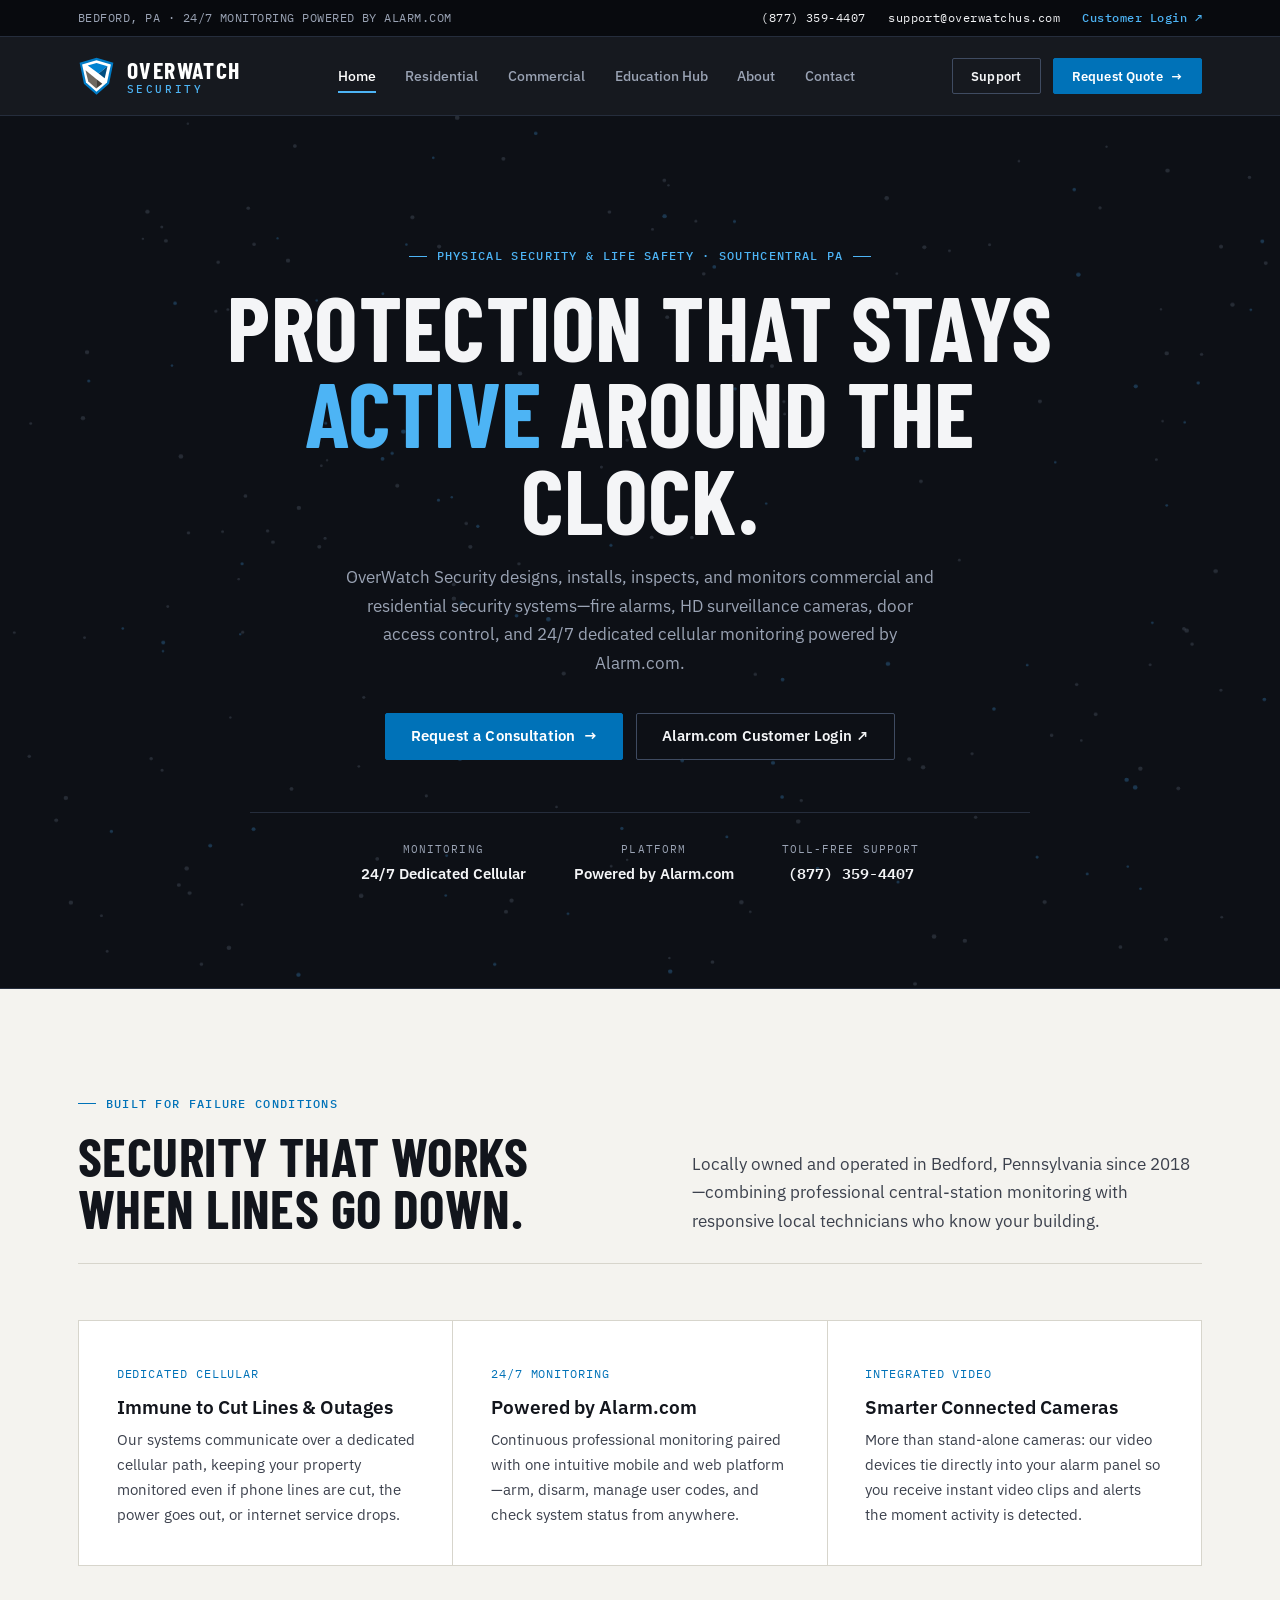
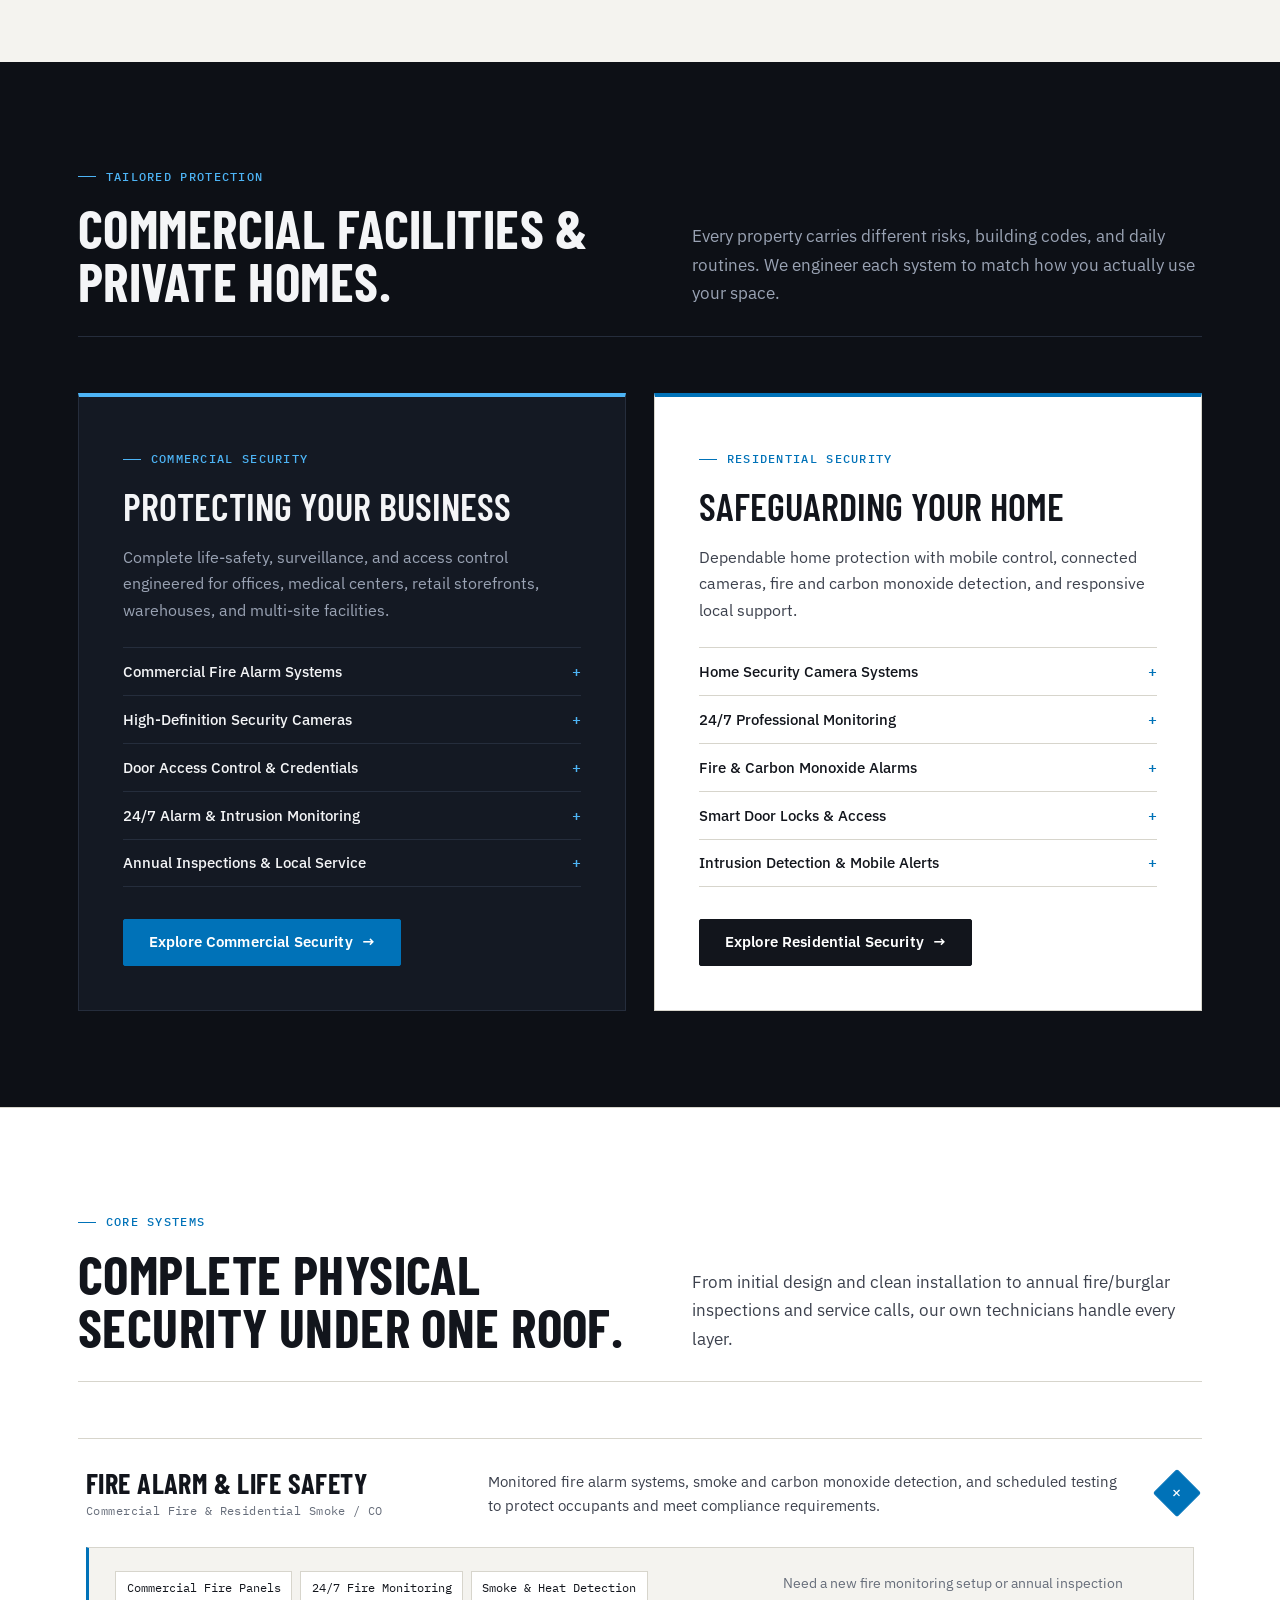
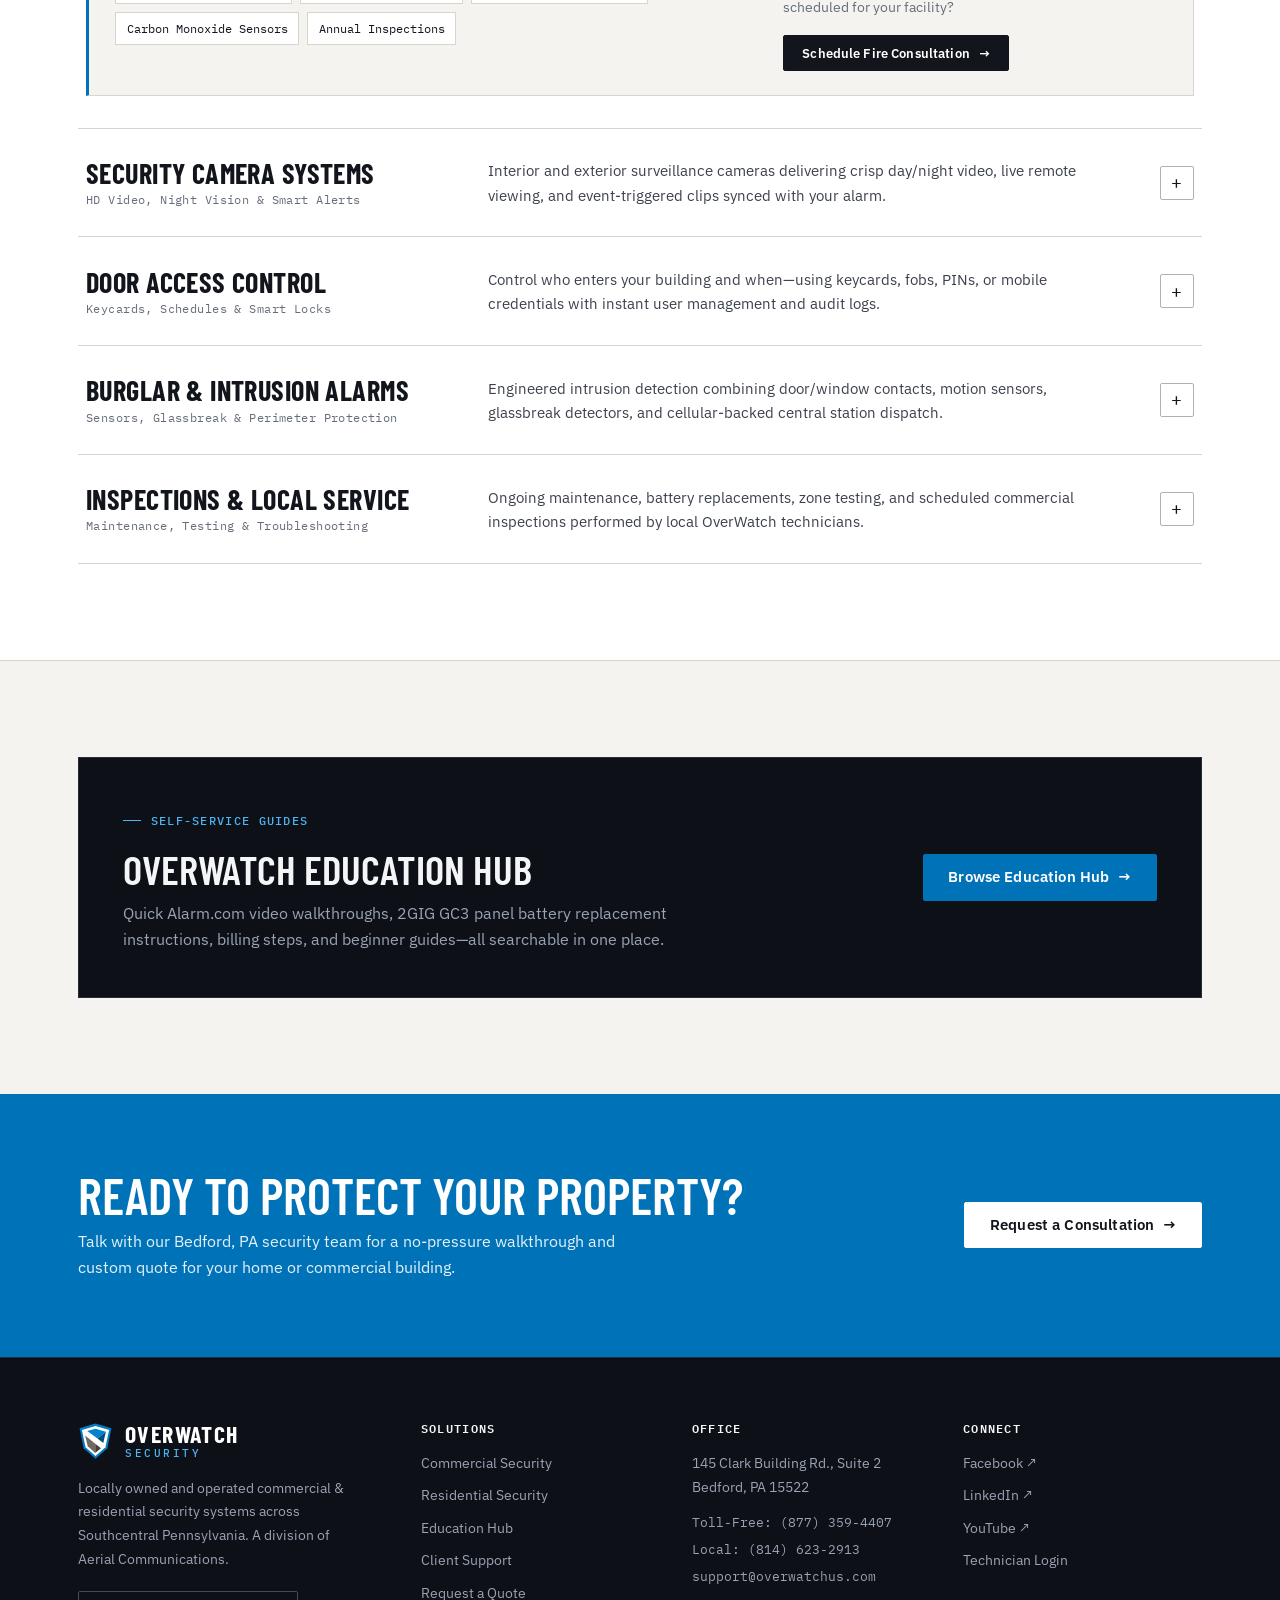
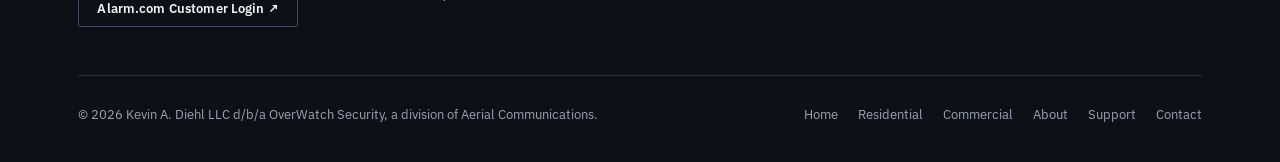
<file: index.html>
<!DOCTYPE html>
<html lang="en">
<head>
  <meta charset="UTF-8">
  <meta name="viewport" content="width=device-width, initial-scale=1.0">
  <title>OverWatch Security — Commercial &amp; Residential Physical Security | Bedford, PA</title>
  <meta name="description" content="OverWatch Security provides commercial and residential alarm systems, fire alarms, security cameras, door access control, and 24/7 cellular monitoring powered by Alarm.com.">
  <link rel="canonical" href="https://overwatchus.com/">
  <meta property="og:title" content="OverWatch Security — Alarms, Cameras, Fire &amp; Access Control">
  <meta property="og:description" content="24/7 professional monitoring, dedicated cellular connectivity, fire alarms, commercial surveillance, and door access control across Southcentral Pennsylvania.">
  <meta property="og:url" content="https://overwatchus.com/">
  <meta name="theme-color" content="#0d1016">
  <link rel="icon" href="assets/favicon.jpg">
  <link rel="preconnect" href="https://fonts.googleapis.com">
  <link rel="preconnect" href="https://fonts.gstatic.com" crossorigin>
  <link rel="stylesheet" href="https://fonts.googleapis.com/css2?family=Barlow+Condensed:wght@600;700&family=IBM+Plex+Mono:wght@400;500&family=IBM+Plex+Sans:wght@400;500;600;700&display=swap">
  <link rel="stylesheet" href="styles.css">
  <script type="application/ld+json">
  {
    "@context": "https://schema.org",
    "@type": "Organization",
    "name": "OverWatch Security",
    "legalName": "Kevin A. Diehl LLC",
    "url": "https://overwatchus.com/",
    "telephone": "+1-877-359-4407",
    "email": "support@overwatchus.com",
    "sameAs": [
      "https://www.facebook.com/TheOverWatchUS",
      "https://www.linkedin.com/company/overwatch-security-us",
      "https://www.youtube.com/@OverWatchSecurity-US"
    ]
  }
  </script>
</head>
<body>
  <a class="skip-link" href="#main">Skip to main content</a>

  <div class="topbar">
    <div class="container topbar-inner">
      <span class="topbar-left">BEDFORD, PA &middot; 24/7 MONITORING POWERED BY ALARM.COM</span>
      <div class="topbar-right">
        <a href="tel:+18773594407">(877) 359-4407</a>
        <a href="mailto:support@overwatchus.com?subject=Email%20from%20OverWatch%20Security%20Website">support@overwatchus.com</a>
        <a class="topbar-login" href="https://www.alarm.com/login.aspx" target="_blank" rel="noopener">Customer Login &nearr;</a>
      </div>
    </div>
  </div>

  <header class="site-header">
    <div class="container header-inner">
      <a class="brand-link" href="index.html" aria-label="OverWatch Security Home">
        <img src="assets/overwatch-shield.svg" alt="" width="37" height="40" aria-hidden="true"><span class="brand-wordmark"><span class="brand-name">OverWatch</span><span class="brand-sub">Security</span></span>
      </a>

      <nav class="site-nav" aria-label="Primary navigation">
        <a href="index.html" aria-current="page">Home</a>
        <a href="residential.html">Residential</a>
        <a href="commercial.html">Commercial</a>
        <a href="education.html">Education Hub</a>
        <a href="about.html">About</a>
        <a href="contact.html">Contact</a>
      </nav>

      <div class="header-actions">
        <a class="btn btn-outline-light btn-sm" href="support.html">Support</a>
        <a class="btn btn-primary btn-sm" href="contact.html">Request Quote <span class="arrow" aria-hidden="true">&rarr;</span></a>
        <button class="menu-toggle" type="button" data-menu-toggle aria-expanded="false" aria-controls="mobile-drawer" aria-label="Toggle navigation menu">
          <svg width="20" height="20" viewBox="0 0 20 20" fill="none" aria-hidden="true">
            <path d="M3 5h14M3 10h14M3 15h14" stroke="currentColor" stroke-width="1.8" stroke-linecap="square"/>
          </svg>
        </button>
      </div>
    </div>

    <div class="mobile-drawer" id="mobile-drawer">
      <div class="container">
        <nav aria-label="Mobile navigation">
          <a href="index.html" aria-current="page">Home</a>
          <a href="residential.html">Residential</a>
          <a href="commercial.html">Commercial</a>
          <a href="education.html">Education Hub</a>
          <a href="about.html">About</a>
          <a href="support.html">Support</a>
          <a href="contact.html">Contact</a>
        </nav>
        <div class="mobile-cta">
          <a class="btn btn-primary" href="contact.html">Request Consultation / Quote</a>
          <a class="btn btn-outline-light" href="https://www.alarm.com/login.aspx" target="_blank" rel="noopener">Alarm.com Customer Login &nearr;</a>
          <a class="btn btn-outline-light" href="tel:+18773594407">Call (877) 359-4407</a>
        </div>
      </div>
    </div>
  </header>

  <main id="main">
    <!-- DARK COMMAND HERO WITH AMBIENT INTERACTIVE DOTS -->
    <section class="hero" data-particle-hero>
      <canvas class="hero-particles" aria-hidden="true"></canvas>
      <div class="container hero-inner">
        <div class="hero-content">
          <span class="kicker">Physical Security &amp; Life Safety &middot; Southcentral PA</span>
          <h1 class="display hero-title">
            Protection That Stays <span class="accent">Active</span> Around the Clock.
          </h1>
          <p class="lead">
            OverWatch Security designs, installs, inspects, and monitors commercial and residential security systems—fire alarms, HD surveillance cameras, door access control, and 24/7 dedicated cellular monitoring powered by Alarm.com.
          </p>
          <div class="hero-actions">
            <a class="btn btn-primary" href="contact.html">Request a Consultation <span class="arrow" aria-hidden="true">&rarr;</span></a>
            <a class="btn btn-outline-light" href="https://www.alarm.com/login.aspx" target="_blank" rel="noopener">Alarm.com Customer Login &nearr;</a>
          </div>

          <div class="hero-meta-bar">
            <div class="hero-meta-item">
              <span class="hero-meta-label">Monitoring</span>
              <span class="hero-meta-value">24/7 Dedicated Cellular</span>
            </div>
            <div class="hero-meta-item">
              <span class="hero-meta-label">Platform</span>
              <span class="hero-meta-value">Powered by Alarm.com</span>
            </div>
            <div class="hero-meta-item">
              <span class="hero-meta-label">Toll-Free Support</span>
              <span class="hero-meta-value mono">(877) 359-4407</span>
            </div>
          </div>
        </div>
      </div>
    </section>

    <!-- WHY OVERWATCH: CELLULAR RELIABILITY & CONNECTED VIDEO -->
    <section class="section">
      <div class="container">
        <div class="section-header reveal">
          <div>
            <span class="kicker">Built for Failure Conditions</span>
            <h2 class="section-title">Security That Works When Lines Go Down.</h2>
          </div>
          <p class="lead">
            Locally owned and operated in Bedford, Pennsylvania since 2018—combining professional central-station monitoring with responsive local technicians who know your building.
          </p>
        </div>

        <div class="pillar-grid reveal">
          <div class="pillar-card">
            <span class="pillar-tag">Dedicated Cellular</span>
            <h3>Immune to Cut Lines &amp; Outages</h3>
            <p>Our systems communicate over a dedicated cellular path, keeping your property monitored even if phone lines are cut, the power goes out, or internet service drops.</p>
          </div>
          <div class="pillar-card">
            <span class="pillar-tag">24/7 Monitoring</span>
            <h3>Powered by Alarm.com</h3>
            <p>Continuous professional monitoring paired with one intuitive mobile and web platform—arm, disarm, manage user codes, and check system status from anywhere.</p>
          </div>
          <div class="pillar-card">
            <span class="pillar-tag">Integrated Video</span>
            <h3>Smarter Connected Cameras</h3>
            <p>More than stand-alone cameras: our video devices tie directly into your alarm panel so you receive instant video clips and alerts the moment activity is detected.</p>
          </div>
        </div>
      </div>
    </section>

    <!-- RESIDENTIAL VS COMMERCIAL TRACKS -->
    <section class="section section--obsidian">
      <div class="container">
        <div class="section-header reveal">
          <div>
            <span class="kicker kicker--light">Tailored Protection</span>
            <h2 class="section-title">Commercial Facilities &amp; Private Homes.</h2>
          </div>
          <p class="lead">
            Every property carries different risks, building codes, and daily routines. We engineer each system to match how you actually use your space.
          </p>
        </div>

        <div class="track-grid reveal">
          <article class="track-card track-card--dark">
            <div>
              <span class="kicker kicker--light">Commercial Security</span>
              <h2>Protecting Your Business</h2>
              <p>Complete life-safety, surveillance, and access control engineered for offices, medical centers, retail storefronts, warehouses, and multi-site facilities.</p>
              <ul class="check-list">
                <li>Commercial Fire Alarm Systems</li>
                <li>High-Definition Security Cameras</li>
                <li>Door Access Control &amp; Credentials</li>
                <li>24/7 Alarm &amp; Intrusion Monitoring</li>
                <li>Annual Inspections &amp; Local Service</li>
              </ul>
            </div>
            <div>
              <a class="btn btn-primary" href="commercial.html">Explore Commercial Security <span class="arrow" aria-hidden="true">&rarr;</span></a>
            </div>
          </article>

          <article class="track-card">
            <div>
              <span class="kicker">Residential Security</span>
              <h2>Safeguarding Your Home</h2>
              <p>Dependable home protection with mobile control, connected cameras, fire and carbon monoxide detection, and responsive local support.</p>
              <ul class="check-list">
                <li>Home Security Camera Systems</li>
                <li>24/7 Professional Monitoring</li>
                <li>Fire &amp; Carbon Monoxide Alarms</li>
                <li>Smart Door Locks &amp; Access</li>
                <li>Intrusion Detection &amp; Mobile Alerts</li>
              </ul>
            </div>
            <div>
              <a class="btn btn-ink" href="residential.html">Explore Residential Security <span class="arrow" aria-hidden="true">&rarr;</span></a>
            </div>
          </article>
        </div>
      </div>
    </section>

    <!-- EXPANDABLE PHYSICAL SECURITY DISCIPLINES -->
    <section class="section section--white" id="solutions">
      <div class="container">
        <div class="section-header reveal">
          <div>
            <span class="kicker">Core Systems</span>
            <h2 class="section-title">Complete Physical Security Under One Roof.</h2>
          </div>
          <p class="lead">
            From initial design and clean installation to annual fire/burglar inspections and service calls, our own technicians handle every layer.
          </p>
        </div>

        <div class="service-list reveal">
          <article class="service-item is-open">
            <button class="service-trigger" type="button" data-service-trigger aria-expanded="true">
              <span class="service-heading">Fire Alarm &amp; Life Safety<span class="service-sub">Commercial Fire &amp; Residential Smoke / CO</span></span>
              <p class="service-summary">Monitored fire alarm systems, smoke and carbon monoxide detection, and scheduled testing to protect occupants and meet compliance requirements.</p>
              <span class="service-plus" aria-hidden="true">+</span>
            </button>
            <div class="service-panel">
              <div class="service-panel-inner">
                <div class="service-panel-content">
                  <div class="service-scope">
                    <div class="service-tags">
                      <span class="service-tag">Commercial Fire Panels</span>
                      <span class="service-tag">24/7 Fire Monitoring</span>
                      <span class="service-tag">Smoke &amp; Heat Detection</span>
                      <span class="service-tag">Carbon Monoxide Sensors</span>
                      <span class="service-tag">Annual Inspections</span>
                    </div>
                    <div class="service-scope-cta">
                      <p>Need a new fire monitoring setup or annual inspection scheduled for your facility?</p>
                      <div><a class="btn btn-ink btn-sm" href="contact.html">Schedule Fire Consultation <span class="arrow" aria-hidden="true">&rarr;</span></a></div>
                    </div>
                  </div>
                </div>
              </div>
            </div>
          </article>

          <article class="service-item">
            <button class="service-trigger" type="button" data-service-trigger aria-expanded="false">
              <span class="service-heading">Security Camera Systems<span class="service-sub">HD Video, Night Vision &amp; Smart Alerts</span></span>
              <p class="service-summary">Interior and exterior surveillance cameras delivering crisp day/night video, live remote viewing, and event-triggered clips synced with your alarm.</p>
              <span class="service-plus" aria-hidden="true">+</span>
            </button>
            <div class="service-panel">
              <div class="service-panel-inner">
                <div class="service-panel-content">
                  <div class="service-scope">
                    <div class="service-tags">
                      <span class="service-tag">HD Commercial Cameras</span>
                      <span class="service-tag">Residential Video</span>
                      <span class="service-tag">Motion Video Alerts</span>
                      <span class="service-tag">Live Mobile Viewing</span>
                      <span class="service-tag">Alarm-Linked Recording</span>
                    </div>
                    <div class="service-scope-cta">
                      <p>Custom camera placement covering entrances, lots, corridors, and perimeter blind spots.</p>
                      <div><a class="btn btn-ink btn-sm" href="contact.html">Plan Camera Coverage <span class="arrow" aria-hidden="true">&rarr;</span></a></div>
                    </div>
                  </div>
                </div>
              </div>
            </div>
          </article>

          <article class="service-item">
            <button class="service-trigger" type="button" data-service-trigger aria-expanded="false">
              <span class="service-heading">Door Access Control<span class="service-sub">Keycards, Schedules &amp; Smart Locks</span></span>
              <p class="service-summary">Control who enters your building and when—using keycards, fobs, PINs, or mobile credentials with instant user management and audit logs.</p>
              <span class="service-plus" aria-hidden="true">+</span>
            </button>
            <div class="service-panel">
              <div class="service-panel-inner">
                <div class="service-panel-content">
                  <div class="service-scope">
                    <div class="service-tags">
                      <span class="service-tag">Card &amp; Fob Readers</span>
                      <span class="service-tag">Automated Lock Schedules</span>
                      <span class="service-tag">Instant Credential Revocation</span>
                      <span class="service-tag">Residential Smart Locks</span>
                      <span class="service-tag">Entry Audit Trails</span>
                    </div>
                    <div class="service-scope-cta">
                      <p>Eliminate rekeying costs whenever staff changes—update door permissions in seconds.</p>
                      <div><a class="btn btn-ink btn-sm" href="contact.html">Discuss Access Control <span class="arrow" aria-hidden="true">&rarr;</span></a></div>
                    </div>
                  </div>
                </div>
              </div>
            </div>
          </article>

          <article class="service-item">
            <button class="service-trigger" type="button" data-service-trigger aria-expanded="false">
              <span class="service-heading">Burglar &amp; Intrusion Alarms<span class="service-sub">Sensors, Glassbreak &amp; Perimeter Protection</span></span>
              <p class="service-summary">Engineered intrusion detection combining door/window contacts, motion sensors, glassbreak detectors, and cellular-backed central station dispatch.</p>
              <span class="service-plus" aria-hidden="true">+</span>
            </button>
            <div class="service-panel">
              <div class="service-panel-inner">
                <div class="service-panel-content">
                  <div class="service-scope">
                    <div class="service-tags">
                      <span class="service-tag">Door &amp; Window Contacts</span>
                      <span class="service-tag">Motion &amp; Glassbreak</span>
                      <span class="service-tag">Touchscreen Panels</span>
                      <span class="service-tag">Cellular Backup</span>
                      <span class="service-tag">Instant App Notifications</span>
                    </div>
                    <div class="service-scope-cta">
                      <p>Reliable detection tuned to your floor plan to prevent false alarms while catching real threats.</p>
                      <div><a class="btn btn-ink btn-sm" href="contact.html">Request Alarm Quote <span class="arrow" aria-hidden="true">&rarr;</span></a></div>
                    </div>
                  </div>
                </div>
              </div>
            </div>
          </article>

          <article class="service-item">
            <button class="service-trigger" type="button" data-service-trigger aria-expanded="false">
              <span class="service-heading">Inspections &amp; Local Service<span class="service-sub">Maintenance, Testing &amp; Troubleshooting</span></span>
              <p class="service-summary">Ongoing maintenance, battery replacements, zone testing, and scheduled commercial inspections performed by local OverWatch technicians.</p>
              <span class="service-plus" aria-hidden="true">+</span>
            </button>
            <div class="service-panel">
              <div class="service-panel-inner">
                <div class="service-panel-content">
                  <div class="service-scope">
                    <div class="service-tags">
                      <span class="service-tag">Zone Testing</span>
                      <span class="service-tag">Panel &amp; Sensor Service</span>
                      <span class="service-tag">Battery Replacements</span>
                      <span class="service-tag">System Takeovers &amp; Upgrades</span>
                    </div>
                    <div class="service-scope-cta">
                      <p>Already an OverWatch client? Browse step-by-step guides or open a support ticket.</p>
                      <div><a class="btn btn-ink btn-sm" href="support.html">Go to Client Support <span class="arrow" aria-hidden="true">&rarr;</span></a></div>
                    </div>
                  </div>
                </div>
              </div>
            </div>
          </article>
        </div>
      </div>
    </section>

    <!-- EDUCATION HUB PREVIEW -->
    <section class="section">
      <div class="container">
        <div class="portal-banner reveal">
          <div>
            <span class="kicker kicker--light">Self-Service Guides</span>
            <h2>OverWatch Education Hub</h2>
            <p>Quick Alarm.com video walkthroughs, 2GIG GC3 panel battery replacement instructions, billing steps, and beginner guides—all searchable in one place.</p>
          </div>
          <a class="btn btn-primary" href="education.html">Browse Education Hub <span class="arrow" aria-hidden="true">&rarr;</span></a>
        </div>
      </div>
    </section>

    <!-- CLOSING CTA -->
    <section class="cta-band">
      <div class="container cta-band-inner">
        <div>
          <h2>Ready to Protect Your Property?</h2>
          <p>Talk with our Bedford, PA security team for a no-pressure walkthrough and custom quote for your home or commercial building.</p>
        </div>
        <a class="btn btn-white" href="contact.html">Request a Consultation <span class="arrow" aria-hidden="true">&rarr;</span></a>
      </div>
    </section>
  </main>

  <footer class="site-footer">
    <div class="container">
      <div class="footer-top">
        <div>
          <a class="footer-logo" href="index.html" aria-label="OverWatch Security Home">
            <img src="assets/overwatch-shield.svg" alt="" width="35" height="38" aria-hidden="true"><span class="brand-wordmark"><span class="brand-name">OverWatch</span><span class="brand-sub">Security</span></span>
          </a>
          <p class="footer-tagline">Locally owned and operated commercial &amp; residential security systems across Southcentral Pennsylvania. A division of Aerial Communications.</p>
          <a class="btn btn-outline-light btn-sm" href="https://www.alarm.com/login.aspx" target="_blank" rel="noopener">Alarm.com Customer Login &nearr;</a>
        </div>

        <div class="footer-col">
          <h3>Solutions</h3>
          <ul>
            <li><a href="commercial.html">Commercial Security</a></li>
            <li><a href="residential.html">Residential Security</a></li>
            <li><a href="education.html">Education Hub</a></li>
            <li><a href="support.html">Client Support</a></li>
            <li><a href="contact.html">Request a Quote</a></li>
          </ul>
        </div>

        <div class="footer-col">
          <h3>Office</h3>
          <address>
            <a href="https://www.google.com/maps/dir//145+Clark+Bldg+Rd+%232,+Bedford,+PA+15522" target="_blank" rel="noopener">
              145 Clark Building Rd., Suite 2<br>Bedford, PA 15522
            </a>
          </address>
          <div class="footer-links">
            <a href="tel:+18773594407">Toll-Free: (877) 359-4407</a>
            <a href="tel:+18146232913">Local: (814) 623-2913</a>
            <a href="mailto:support@overwatchus.com?subject=Email%20from%20OverWatch%20Security%20Website">support@overwatchus.com</a>
          </div>
        </div>

        <div class="footer-col">
          <h3>Connect</h3>
          <ul>
            <li><a href="https://www.facebook.com/TheOverWatchUS" target="_blank" rel="noopener">Facebook &nearr;</a></li>
            <li><a href="https://www.linkedin.com/company/overwatch-security-us" target="_blank" rel="noopener">LinkedIn &nearr;</a></li>
            <li><a href="https://www.youtube.com/@OverWatchSecurity-US" target="_blank" rel="noopener">YouTube &nearr;</a></li>
            <li><a href="inspection.html">Technician Login</a></li>
          </ul>
        </div>
      </div>

      <div class="footer-bottom">
        <span>&copy; 2026 Kevin A. Diehl LLC d/b/a OverWatch Security, a division of Aerial Communications.</span>
        <nav class="footer-nav" aria-label="Footer navigation">
          <a href="index.html">Home</a>
          <a href="residential.html">Residential</a>
          <a href="commercial.html">Commercial</a>
          <a href="about.html">About</a>
          <a href="support.html">Support</a>
          <a href="contact.html">Contact</a>
        </nav>
      </div>
    </div>
  </footer>

  <script src="site.js"></script>
</body>
</html>
</file>
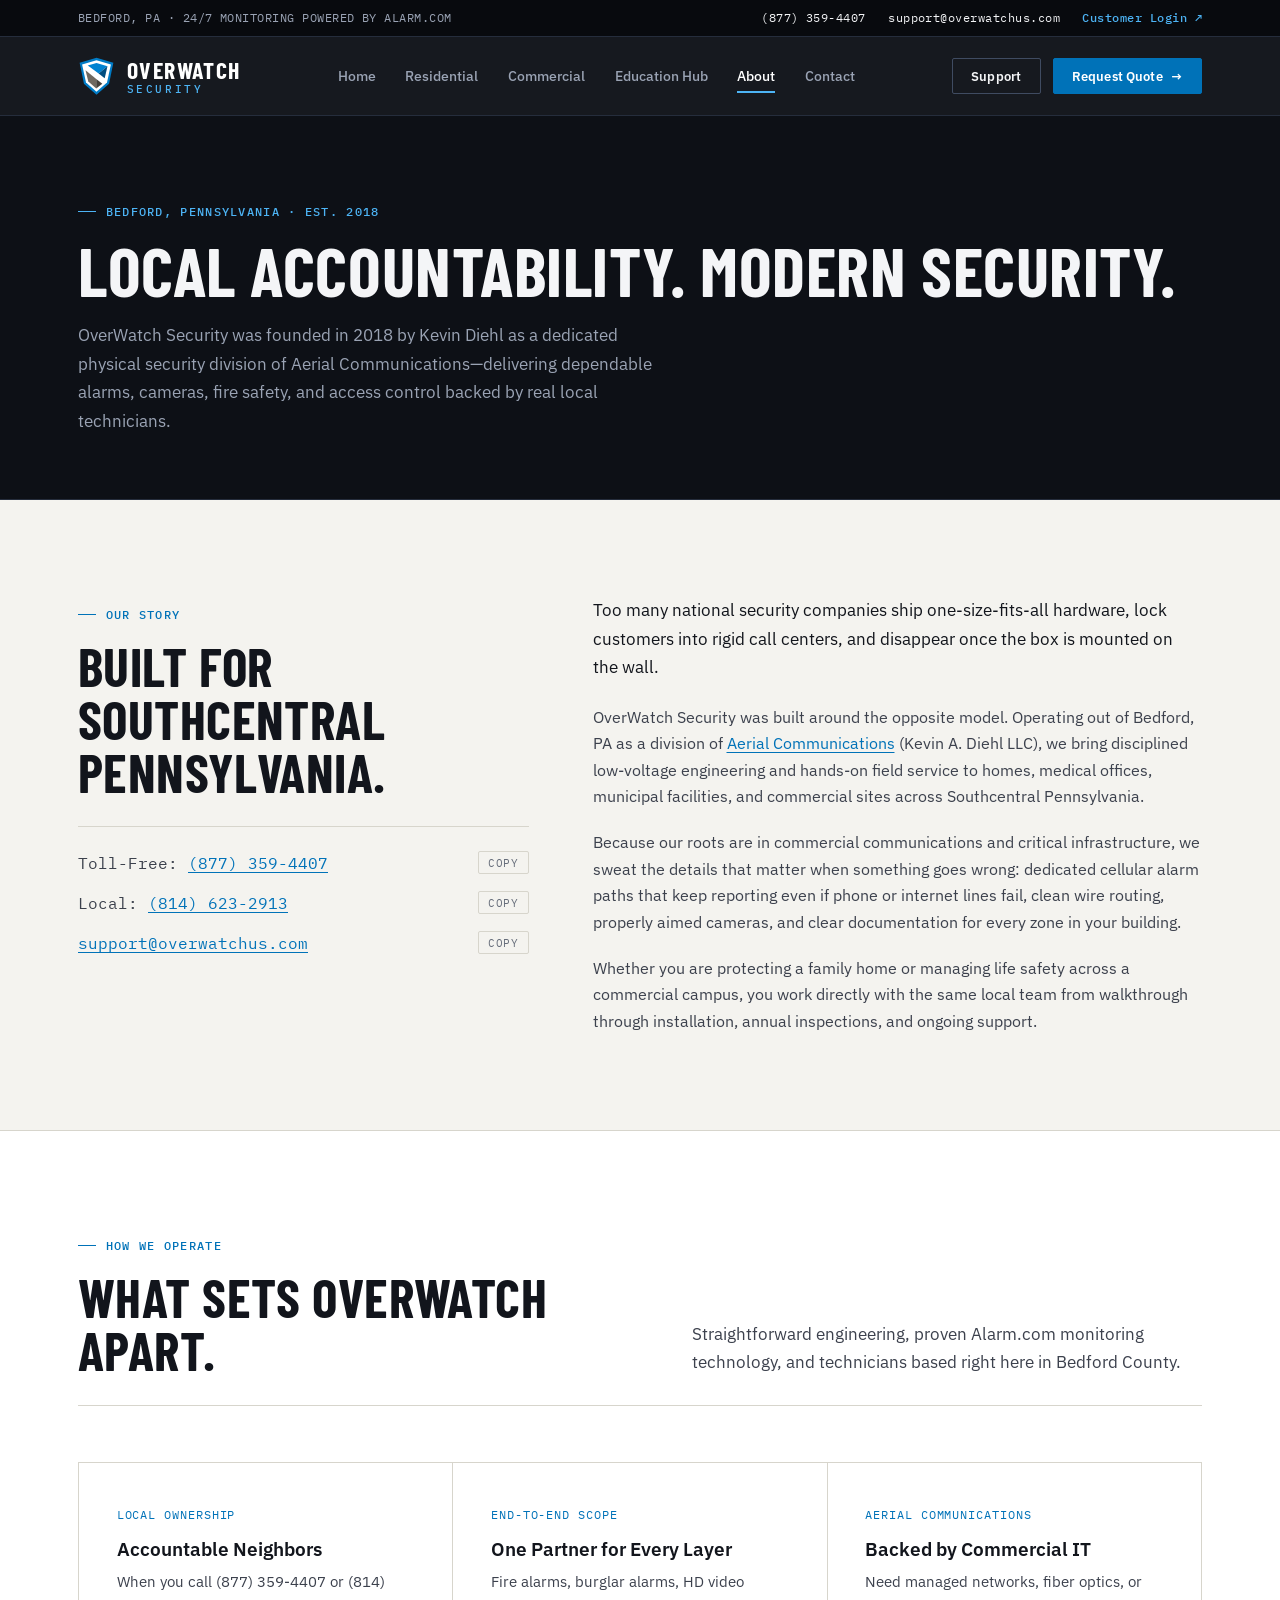
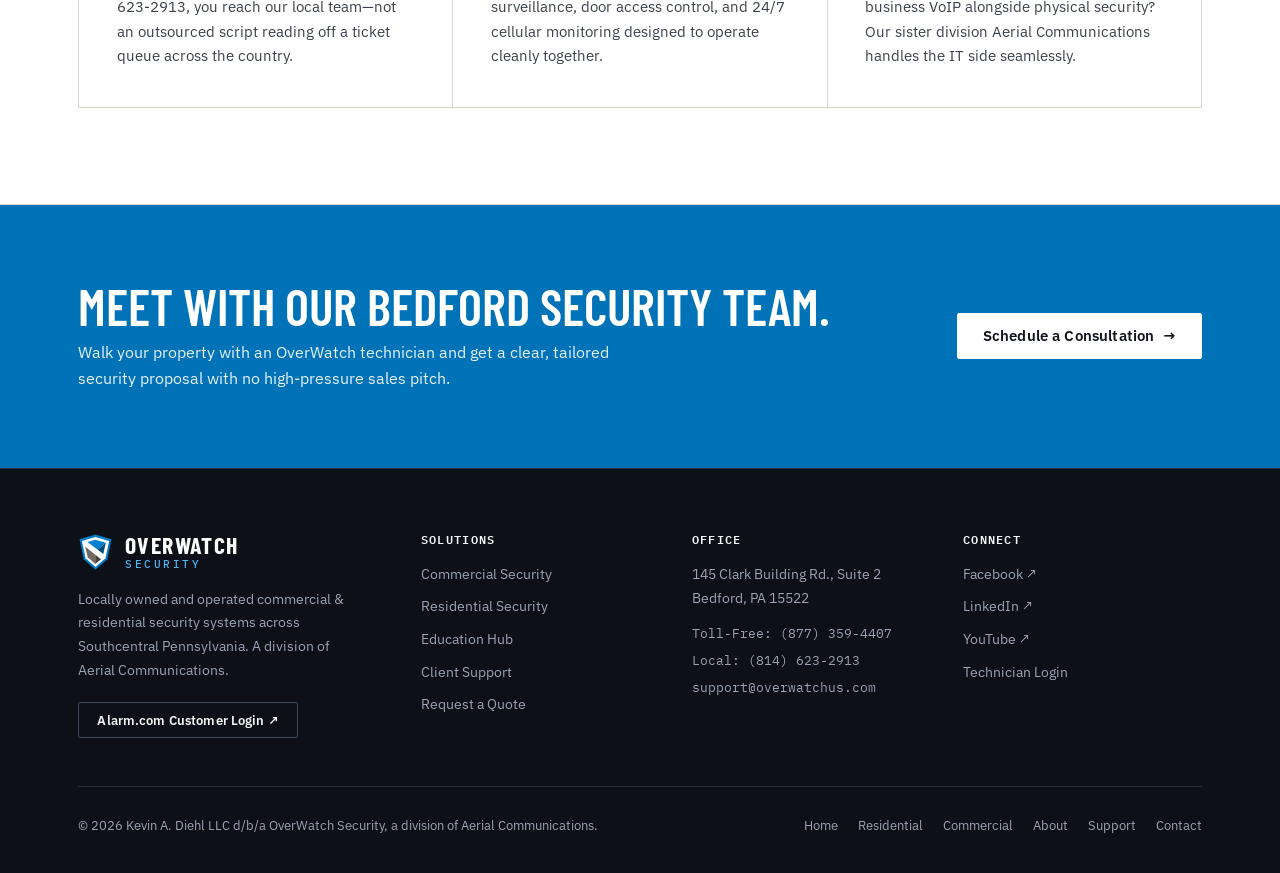
<file: about.html>
<!DOCTYPE html>
<html lang="en">
<head>
  <meta charset="UTF-8">
  <meta name="viewport" content="width=device-width, initial-scale=1.0">
  <title>About OverWatch Security — Bedford, PA Physical Security Since 2018</title>
  <meta name="description" content="Founded in 2018 by Kevin Diehl as a division of Aerial Communications, OverWatch Security is a locally owned and operated physical security company in Bedford, Pennsylvania.">
  <link rel="canonical" href="https://overwatchus.com/about.html">
  <meta name="theme-color" content="#0d1016">
  <link rel="icon" href="assets/favicon.jpg">
  <link rel="preconnect" href="https://fonts.googleapis.com">
  <link rel="preconnect" href="https://fonts.gstatic.com" crossorigin>
  <link rel="stylesheet" href="https://fonts.googleapis.com/css2?family=Barlow+Condensed:wght@600;700&family=IBM+Plex+Mono:wght@400;500&family=IBM+Plex+Sans:wght@400;500;600;700&display=swap">
  <link rel="stylesheet" href="styles.css">
</head>
<body>
  <a class="skip-link" href="#main">Skip to main content</a>

  <div class="topbar">
    <div class="container topbar-inner">
      <span class="topbar-left">BEDFORD, PA &middot; 24/7 MONITORING POWERED BY ALARM.COM</span>
      <div class="topbar-right">
        <a href="tel:+18773594407">(877) 359-4407</a>
        <a href="mailto:support@overwatchus.com?subject=Email%20from%20OverWatch%20Security%20Website">support@overwatchus.com</a>
        <a class="topbar-login" href="https://www.alarm.com/login.aspx" target="_blank" rel="noopener">Customer Login &nearr;</a>
      </div>
    </div>
  </div>

  <header class="site-header">
    <div class="container header-inner">
      <a class="brand-link" href="index.html" aria-label="OverWatch Security Home">
        <img src="assets/overwatch-shield.svg" alt="" width="37" height="40" aria-hidden="true"><span class="brand-wordmark"><span class="brand-name">OverWatch</span><span class="brand-sub">Security</span></span>
      </a>

      <nav class="site-nav" aria-label="Primary navigation">
        <a href="index.html">Home</a>
        <a href="residential.html">Residential</a>
        <a href="commercial.html">Commercial</a>
        <a href="education.html">Education Hub</a>
        <a href="about.html" aria-current="page">About</a>
        <a href="contact.html">Contact</a>
      </nav>

      <div class="header-actions">
        <a class="btn btn-outline-light btn-sm" href="support.html">Support</a>
        <a class="btn btn-primary btn-sm" href="contact.html">Request Quote <span class="arrow" aria-hidden="true">&rarr;</span></a>
        <button class="menu-toggle" type="button" data-menu-toggle aria-expanded="false" aria-controls="mobile-drawer" aria-label="Toggle navigation menu">
          <svg width="20" height="20" viewBox="0 0 20 20" fill="none" aria-hidden="true">
            <path d="M3 5h14M3 10h14M3 15h14" stroke="currentColor" stroke-width="1.8" stroke-linecap="square"/>
          </svg>
        </button>
      </div>
    </div>

    <div class="mobile-drawer" id="mobile-drawer">
      <div class="container">
        <nav aria-label="Mobile navigation">
          <a href="index.html">Home</a>
          <a href="residential.html">Residential</a>
          <a href="commercial.html">Commercial</a>
          <a href="education.html">Education Hub</a>
          <a href="about.html" aria-current="page">About</a>
          <a href="support.html">Support</a>
          <a href="contact.html">Contact</a>
        </nav>
        <div class="mobile-cta">
          <a class="btn btn-primary" href="contact.html">Request Consultation / Quote</a>
          <a class="btn btn-outline-light" href="https://www.alarm.com/login.aspx" target="_blank" rel="noopener">Alarm.com Customer Login &nearr;</a>
          <a class="btn btn-outline-light" href="tel:+18773594407">Call (877) 359-4407</a>
        </div>
      </div>
    </div>
  </header>

  <main id="main">
    <section class="page-header">
      <div class="container">
        <span class="kicker kicker--light">Bedford, Pennsylvania &middot; Est. 2018</span>
        <h1>Local Accountability. Modern Security.</h1>
        <p class="lead">
          OverWatch Security was founded in 2018 by Kevin Diehl as a dedicated physical security division of Aerial Communications—delivering dependable alarms, cameras, fire safety, and access control backed by real local technicians.
        </p>
      </div>
    </section>

    <section class="section">
      <div class="container split-editorial">
        <div class="reveal">
          <span class="kicker">Our Story</span>
          <h2 class="section-title">Built for Southcentral Pennsylvania.</h2>

          <div class="direct-card">
            <div class="direct-row">
              <span class="mono">Toll-Free: <a href="tel:+18773594407">(877) 359-4407</a></span>
              <button class="copy-btn" type="button" data-copy="(877) 359-4407">Copy</button>
            </div>
            <div class="direct-row">
              <span class="mono">Local: <a href="tel:+18146232913">(814) 623-2913</a></span>
              <button class="copy-btn" type="button" data-copy="(814) 623-2913">Copy</button>
            </div>
            <div class="direct-row">
              <span class="mono"><a href="mailto:support@overwatchus.com">support@overwatchus.com</a></span>
              <button class="copy-btn" type="button" data-copy="support@overwatchus.com">Copy</button>
            </div>
          </div>
        </div>

        <div class="reveal">
          <p class="lead" style="margin-bottom: 1.4rem; color: var(--ink);">
            Too many national security companies ship one-size-fits-all hardware, lock customers into rigid call centers, and disappear once the box is mounted on the wall.
          </p>
          <p style="margin: 0 0 1.25rem;">
            OverWatch Security was built around the opposite model. Operating out of Bedford, PA as a division of <a href="https://aerialcom.net/" target="_blank" rel="noopener">Aerial Communications</a> (Kevin A. Diehl LLC), we bring disciplined low-voltage engineering and hands-on field service to homes, medical offices, municipal facilities, and commercial sites across Southcentral Pennsylvania.
          </p>
          <p style="margin: 0 0 1.25rem;">
            Because our roots are in commercial communications and critical infrastructure, we sweat the details that matter when something goes wrong: dedicated cellular alarm paths that keep reporting even if phone or internet lines fail, clean wire routing, properly aimed cameras, and clear documentation for every zone in your building.
          </p>
          <p style="margin: 0;">
            Whether you are protecting a family home or managing life safety across a commercial campus, you work directly with the same local team from walkthrough through installation, annual inspections, and ongoing support.
          </p>
        </div>
      </div>
    </section>

    <section class="section section--white">
      <div class="container">
        <div class="section-header reveal">
          <div>
            <span class="kicker">How We Operate</span>
            <h2 class="section-title">What Sets OverWatch Apart.</h2>
          </div>
          <p class="lead">
            Straightforward engineering, proven Alarm.com monitoring technology, and technicians based right here in Bedford County.
          </p>
        </div>

        <div class="pillar-grid reveal">
          <div class="pillar-card">
            <span class="pillar-tag">Local Ownership</span>
            <h3>Accountable Neighbors</h3>
            <p>When you call (877) 359-4407 or (814) 623-2913, you reach our local team—not an outsourced script reading off a ticket queue across the country.</p>
          </div>
          <div class="pillar-card">
            <span class="pillar-tag">End-to-End Scope</span>
            <h3>One Partner for Every Layer</h3>
            <p>Fire alarms, burglar alarms, HD video surveillance, door access control, and 24/7 cellular monitoring designed to operate cleanly together.</p>
          </div>
          <div class="pillar-card">
            <span class="pillar-tag">Aerial Communications</span>
            <h3>Backed by Commercial IT</h3>
            <p>Need managed networks, fiber optics, or business VoIP alongside physical security? Our sister division Aerial Communications handles the IT side seamlessly.</p>
          </div>
        </div>
      </div>
    </section>

    <section class="cta-band">
      <div class="container cta-band-inner">
        <div>
          <h2>Meet With Our Bedford Security Team.</h2>
          <p>Walk your property with an OverWatch technician and get a clear, tailored security proposal with no high-pressure sales pitch.</p>
        </div>
        <a class="btn btn-white" href="contact.html">Schedule a Consultation <span class="arrow" aria-hidden="true">&rarr;</span></a>
      </div>
    </section>
  </main>

  <footer class="site-footer">
    <div class="container">
      <div class="footer-top">
        <div>
          <a class="footer-logo" href="index.html" aria-label="OverWatch Security Home">
            <img src="assets/overwatch-shield.svg" alt="" width="35" height="38" aria-hidden="true"><span class="brand-wordmark"><span class="brand-name">OverWatch</span><span class="brand-sub">Security</span></span>
          </a>
          <p class="footer-tagline">Locally owned and operated commercial &amp; residential security systems across Southcentral Pennsylvania. A division of Aerial Communications.</p>
          <a class="btn btn-outline-light btn-sm" href="https://www.alarm.com/login.aspx" target="_blank" rel="noopener">Alarm.com Customer Login &nearr;</a>
        </div>

        <div class="footer-col">
          <h3>Solutions</h3>
          <ul>
            <li><a href="commercial.html">Commercial Security</a></li>
            <li><a href="residential.html">Residential Security</a></li>
            <li><a href="education.html">Education Hub</a></li>
            <li><a href="support.html">Client Support</a></li>
            <li><a href="contact.html">Request a Quote</a></li>
          </ul>
        </div>

        <div class="footer-col">
          <h3>Office</h3>
          <address>
            <a href="https://www.google.com/maps/dir//145+Clark+Bldg+Rd+%232,+Bedford,+PA+15522" target="_blank" rel="noopener">
              145 Clark Building Rd., Suite 2<br>Bedford, PA 15522
            </a>
          </address>
          <div class="footer-links">
            <a href="tel:+18773594407">Toll-Free: (877) 359-4407</a>
            <a href="tel:+18146232913">Local: (814) 623-2913</a>
            <a href="mailto:support@overwatchus.com?subject=Email%20from%20OverWatch%20Security%20Website">support@overwatchus.com</a>
          </div>
        </div>

        <div class="footer-col">
          <h3>Connect</h3>
          <ul>
            <li><a href="https://www.facebook.com/TheOverWatchUS" target="_blank" rel="noopener">Facebook &nearr;</a></li>
            <li><a href="https://www.linkedin.com/company/overwatch-security-us" target="_blank" rel="noopener">LinkedIn &nearr;</a></li>
            <li><a href="https://www.youtube.com/@OverWatchSecurity-US" target="_blank" rel="noopener">YouTube &nearr;</a></li>
            <li><a href="inspection.html">Technician Login</a></li>
          </ul>
        </div>
      </div>

      <div class="footer-bottom">
        <span>&copy; 2026 Kevin A. Diehl LLC d/b/a OverWatch Security, a division of Aerial Communications.</span>
        <nav class="footer-nav" aria-label="Footer navigation">
          <a href="index.html">Home</a>
          <a href="residential.html">Residential</a>
          <a href="commercial.html">Commercial</a>
          <a href="about.html">About</a>
          <a href="support.html">Support</a>
          <a href="contact.html">Contact</a>
        </nav>
      </div>
    </div>
  </footer>

  <script src="site.js"></script>
</body>
</html>
</file>
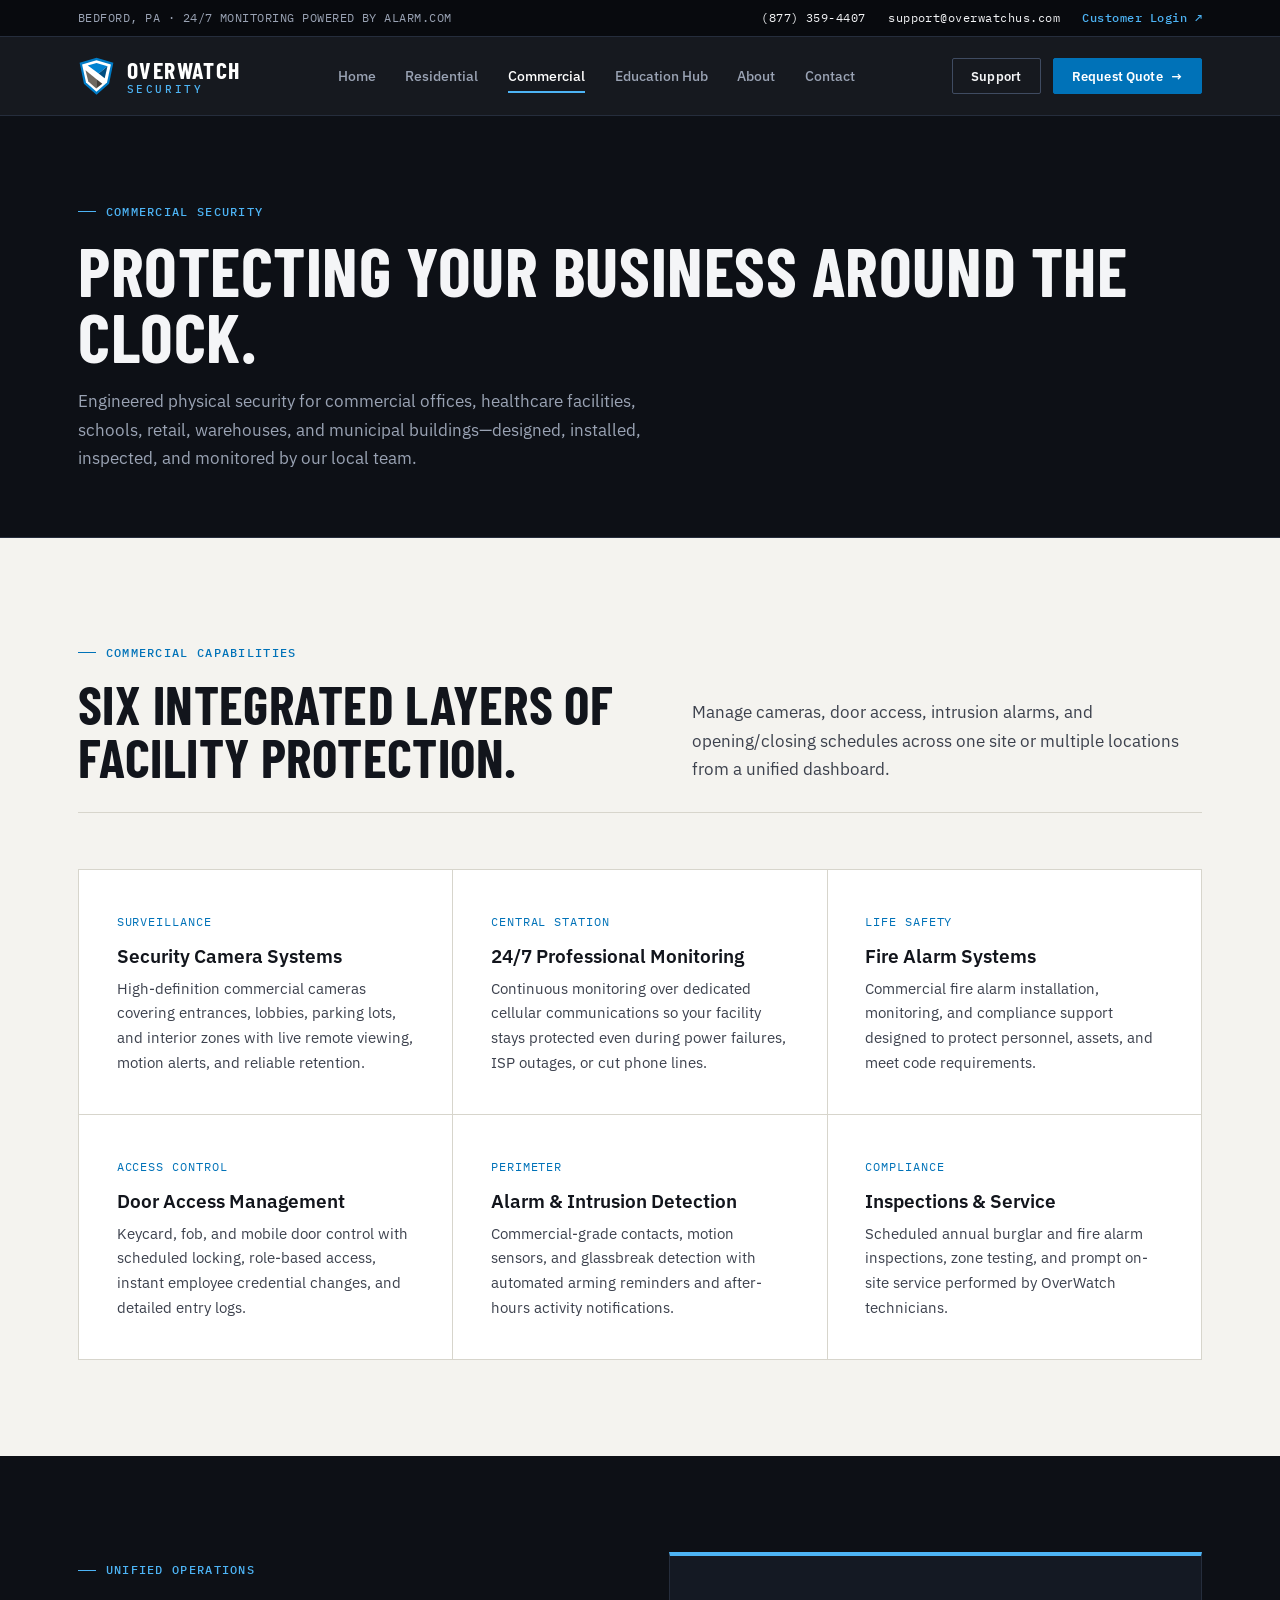
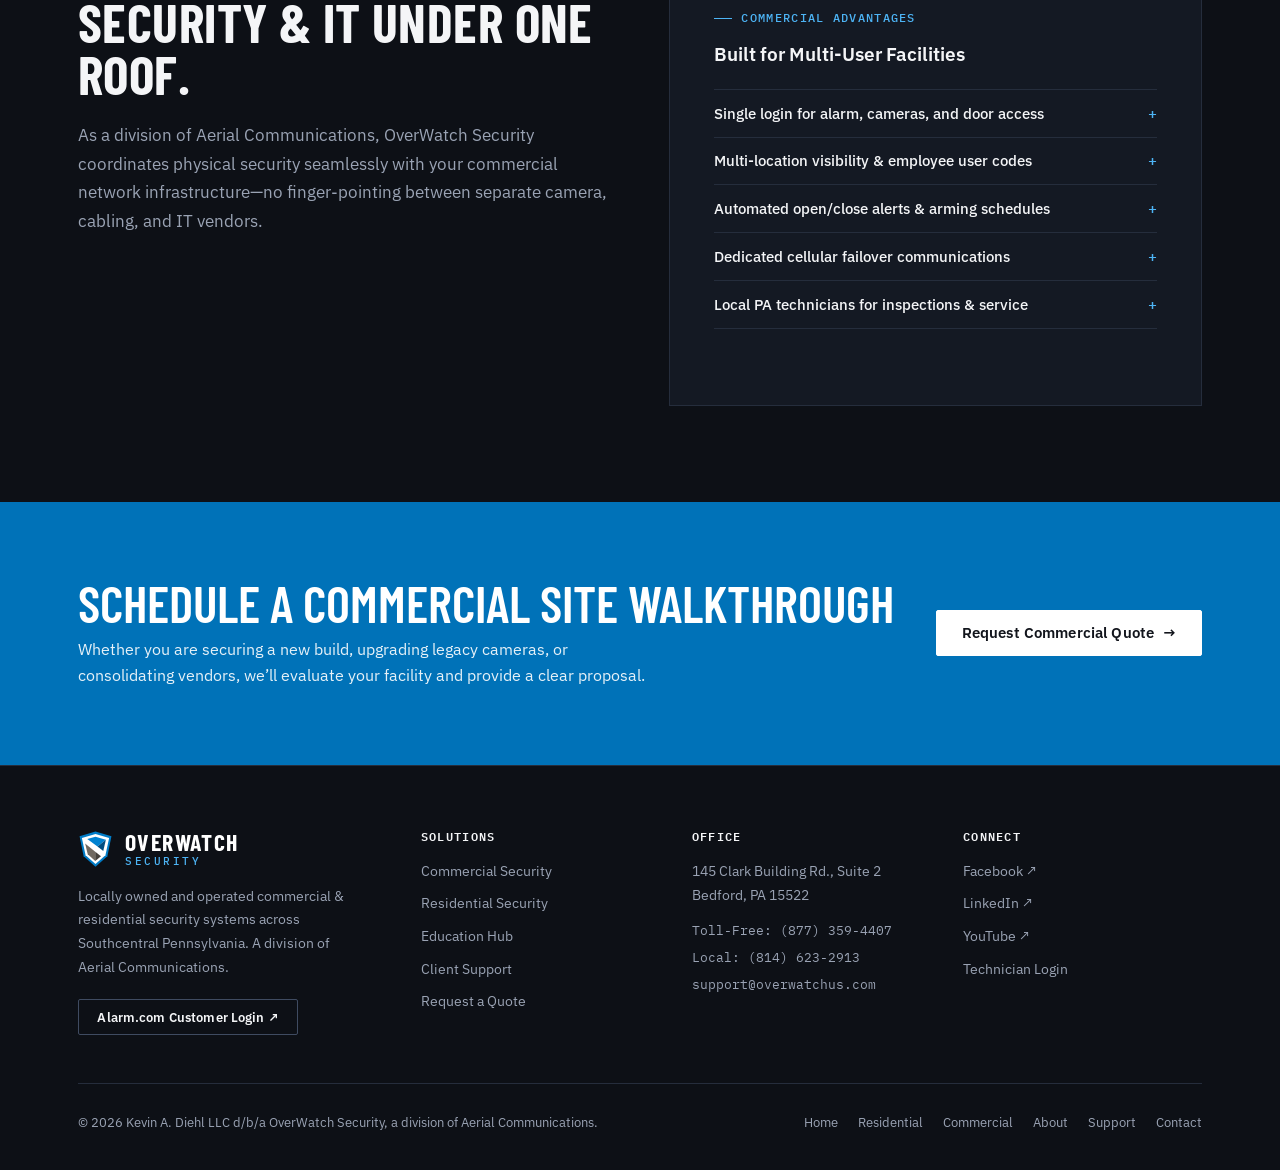
<file: commercial.html>
<!DOCTYPE html>
<html lang="en">
<head>
  <meta charset="UTF-8">
  <meta name="viewport" content="width=device-width, initial-scale=1.0">
  <title>Commercial Security — OverWatch Security</title>
  <meta name="description" content="Commercial fire alarm systems, security cameras, door access control, 24/7 monitoring, intrusion detection, and annual inspections from OverWatch Security.">
  <link rel="canonical" href="https://overwatchus.com/commercial.html">
  <meta property="og:title" content="Commercial Security — OverWatch Security">
  <meta property="og:url" content="https://overwatchus.com/commercial.html">
  <meta name="theme-color" content="#0d1016">
  <link rel="icon" href="assets/favicon.jpg">
  <link rel="preconnect" href="https://fonts.googleapis.com">
  <link rel="preconnect" href="https://fonts.gstatic.com" crossorigin>
  <link rel="stylesheet" href="https://fonts.googleapis.com/css2?family=Barlow+Condensed:wght@600;700&family=IBM+Plex+Mono:wght@400;500&family=IBM+Plex+Sans:wght@400;500;600;700&display=swap">
  <link rel="stylesheet" href="styles.css">
</head>
<body>
  <a class="skip-link" href="#main">Skip to main content</a>

  <div class="topbar">
    <div class="container topbar-inner">
      <span class="topbar-left">BEDFORD, PA &middot; 24/7 MONITORING POWERED BY ALARM.COM</span>
      <div class="topbar-right">
        <a href="tel:+18773594407">(877) 359-4407</a>
        <a href="mailto:support@overwatchus.com?subject=Email%20from%20OverWatch%20Security%20Website">support@overwatchus.com</a>
        <a class="topbar-login" href="https://www.alarm.com/login.aspx" target="_blank" rel="noopener">Customer Login &nearr;</a>
      </div>
    </div>
  </div>

  <header class="site-header">
    <div class="container header-inner">
      <a class="brand-link" href="index.html" aria-label="OverWatch Security Home">
        <img src="assets/overwatch-shield.svg" alt="" width="37" height="40" aria-hidden="true"><span class="brand-wordmark"><span class="brand-name">OverWatch</span><span class="brand-sub">Security</span></span>
      </a>

      <nav class="site-nav" aria-label="Primary navigation">
        <a href="index.html">Home</a>
        <a href="residential.html">Residential</a>
        <a href="commercial.html" aria-current="page">Commercial</a>
        <a href="education.html">Education Hub</a>
        <a href="about.html">About</a>
        <a href="contact.html">Contact</a>
      </nav>

      <div class="header-actions">
        <a class="btn btn-outline-light btn-sm" href="support.html">Support</a>
        <a class="btn btn-primary btn-sm" href="contact.html">Request Quote <span class="arrow" aria-hidden="true">&rarr;</span></a>
        <button class="menu-toggle" type="button" data-menu-toggle aria-expanded="false" aria-controls="mobile-drawer" aria-label="Toggle navigation menu">
          <svg width="20" height="20" viewBox="0 0 20 20" fill="none" aria-hidden="true">
            <path d="M3 5h14M3 10h14M3 15h14" stroke="currentColor" stroke-width="1.8" stroke-linecap="square"/>
          </svg>
        </button>
      </div>
    </div>

    <div class="mobile-drawer" id="mobile-drawer">
      <div class="container">
        <nav aria-label="Mobile navigation">
          <a href="index.html">Home</a>
          <a href="residential.html">Residential</a>
          <a href="commercial.html" aria-current="page">Commercial</a>
          <a href="education.html">Education Hub</a>
          <a href="about.html">About</a>
          <a href="support.html">Support</a>
          <a href="contact.html">Contact</a>
        </nav>
        <div class="mobile-cta">
          <a class="btn btn-primary" href="contact.html">Request Consultation / Quote</a>
          <a class="btn btn-outline-light" href="https://www.alarm.com/login.aspx" target="_blank" rel="noopener">Alarm.com Customer Login &nearr;</a>
          <a class="btn btn-outline-light" href="tel:+18773594407">Call (877) 359-4407</a>
        </div>
      </div>
    </div>
  </header>

  <main id="main">
    <section class="page-header">
      <div class="container">
        <span class="kicker kicker--light">Commercial Security</span>
        <h1>Protecting Your Business Around the Clock.</h1>
        <p class="lead">
          Engineered physical security for commercial offices, healthcare facilities, schools, retail, warehouses, and municipal buildings—designed, installed, inspected, and monitored by our local team.
        </p>
      </div>
    </section>

    <section class="section">
      <div class="container">
        <div class="section-header reveal">
          <div>
            <span class="kicker">Commercial Capabilities</span>
            <h2 class="section-title">Six Integrated Layers of Facility Protection.</h2>
          </div>
          <p class="lead">
            Manage cameras, door access, intrusion alarms, and opening/closing schedules across one site or multiple locations from a unified dashboard.
          </p>
        </div>

        <div class="pillar-grid reveal">
          <div class="pillar-card">
            <span class="pillar-tag">Surveillance</span>
            <h3>Security Camera Systems</h3>
            <p>High-definition commercial cameras covering entrances, lobbies, parking lots, and interior zones with live remote viewing, motion alerts, and reliable retention.</p>
          </div>
          <div class="pillar-card">
            <span class="pillar-tag">Central Station</span>
            <h3>24/7 Professional Monitoring</h3>
            <p>Continuous monitoring over dedicated cellular communications so your facility stays protected even during power failures, ISP outages, or cut phone lines.</p>
          </div>
          <div class="pillar-card">
            <span class="pillar-tag">Life Safety</span>
            <h3>Fire Alarm Systems</h3>
            <p>Commercial fire alarm installation, monitoring, and compliance support designed to protect personnel, assets, and meet code requirements.</p>
          </div>
          <div class="pillar-card">
            <span class="pillar-tag">Access Control</span>
            <h3>Door Access Management</h3>
            <p>Keycard, fob, and mobile door control with scheduled locking, role-based access, instant employee credential changes, and detailed entry logs.</p>
          </div>
          <div class="pillar-card">
            <span class="pillar-tag">Perimeter</span>
            <h3>Alarm &amp; Intrusion Detection</h3>
            <p>Commercial-grade contacts, motion sensors, and glassbreak detection with automated arming reminders and after-hours activity notifications.</p>
          </div>
          <div class="pillar-card">
            <span class="pillar-tag">Compliance</span>
            <h3>Inspections &amp; Service</h3>
            <p>Scheduled annual burglar and fire alarm inspections, zone testing, and prompt on-site service performed by OverWatch technicians.</p>
          </div>
        </div>
      </div>
    </section>

    <section class="section section--obsidian">
      <div class="container split-2">
        <div class="reveal">
          <span class="kicker kicker--light">Unified Operations</span>
          <h2 class="section-title" style="margin-bottom: 1.25rem;">Security &amp; IT Under One Roof.</h2>
          <p class="lead">
            As a division of Aerial Communications, OverWatch Security coordinates physical security seamlessly with your commercial network infrastructure—no finger-pointing between separate camera, cabling, and IT vendors.
          </p>
        </div>

        <div class="track-card track-card--dark reveal">
          <div>
            <span class="kicker kicker--light">Commercial Advantages</span>
            <h3>Built for Multi-User Facilities</h3>
            <ul class="check-list">
              <li>Single login for alarm, cameras, and door access</li>
              <li>Multi-location visibility &amp; employee user codes</li>
              <li>Automated open/close alerts &amp; arming schedules</li>
              <li>Dedicated cellular failover communications</li>
              <li>Local PA technicians for inspections &amp; service</li>
            </ul>
          </div>
        </div>
      </div>
    </section>

    <section class="cta-band">
      <div class="container cta-band-inner">
        <div>
          <h2>Schedule a Commercial Site Walkthrough</h2>
          <p>Whether you are securing a new build, upgrading legacy cameras, or consolidating vendors, we&rsquo;ll evaluate your facility and provide a clear proposal.</p>
        </div>
        <a class="btn btn-white" href="contact.html">Request Commercial Quote <span class="arrow" aria-hidden="true">&rarr;</span></a>
      </div>
    </section>
  </main>

  <footer class="site-footer">
    <div class="container">
      <div class="footer-top">
        <div>
          <a class="footer-logo" href="index.html" aria-label="OverWatch Security Home">
            <img src="assets/overwatch-shield.svg" alt="" width="35" height="38" aria-hidden="true"><span class="brand-wordmark"><span class="brand-name">OverWatch</span><span class="brand-sub">Security</span></span>
          </a>
          <p class="footer-tagline">Locally owned and operated commercial &amp; residential security systems across Southcentral Pennsylvania. A division of Aerial Communications.</p>
          <a class="btn btn-outline-light btn-sm" href="https://www.alarm.com/login.aspx" target="_blank" rel="noopener">Alarm.com Customer Login &nearr;</a>
        </div>

        <div class="footer-col">
          <h3>Solutions</h3>
          <ul>
            <li><a href="commercial.html">Commercial Security</a></li>
            <li><a href="residential.html">Residential Security</a></li>
            <li><a href="education.html">Education Hub</a></li>
            <li><a href="support.html">Client Support</a></li>
            <li><a href="contact.html">Request a Quote</a></li>
          </ul>
        </div>

        <div class="footer-col">
          <h3>Office</h3>
          <address>
            <a href="https://www.google.com/maps/dir//145+Clark+Bldg+Rd+%232,+Bedford,+PA+15522" target="_blank" rel="noopener">
              145 Clark Building Rd., Suite 2<br>Bedford, PA 15522
            </a>
          </address>
          <div class="footer-links">
            <a href="tel:+18773594407">Toll-Free: (877) 359-4407</a>
            <a href="tel:+18146232913">Local: (814) 623-2913</a>
            <a href="mailto:support@overwatchus.com?subject=Email%20from%20OverWatch%20Security%20Website">support@overwatchus.com</a>
          </div>
        </div>

        <div class="footer-col">
          <h3>Connect</h3>
          <ul>
            <li><a href="https://www.facebook.com/TheOverWatchUS" target="_blank" rel="noopener">Facebook &nearr;</a></li>
            <li><a href="https://www.linkedin.com/company/overwatch-security-us" target="_blank" rel="noopener">LinkedIn &nearr;</a></li>
            <li><a href="https://www.youtube.com/@OverWatchSecurity-US" target="_blank" rel="noopener">YouTube &nearr;</a></li>
            <li><a href="inspection.html">Technician Login</a></li>
          </ul>
        </div>
      </div>

      <div class="footer-bottom">
        <span>&copy; 2026 Kevin A. Diehl LLC d/b/a OverWatch Security, a division of Aerial Communications.</span>
        <nav class="footer-nav" aria-label="Footer navigation">
          <a href="index.html">Home</a>
          <a href="residential.html">Residential</a>
          <a href="commercial.html">Commercial</a>
          <a href="about.html">About</a>
          <a href="support.html">Support</a>
          <a href="contact.html">Contact</a>
        </nav>
      </div>
    </div>
  </footer>

  <script src="site.js"></script>
</body>
</html>
</file>
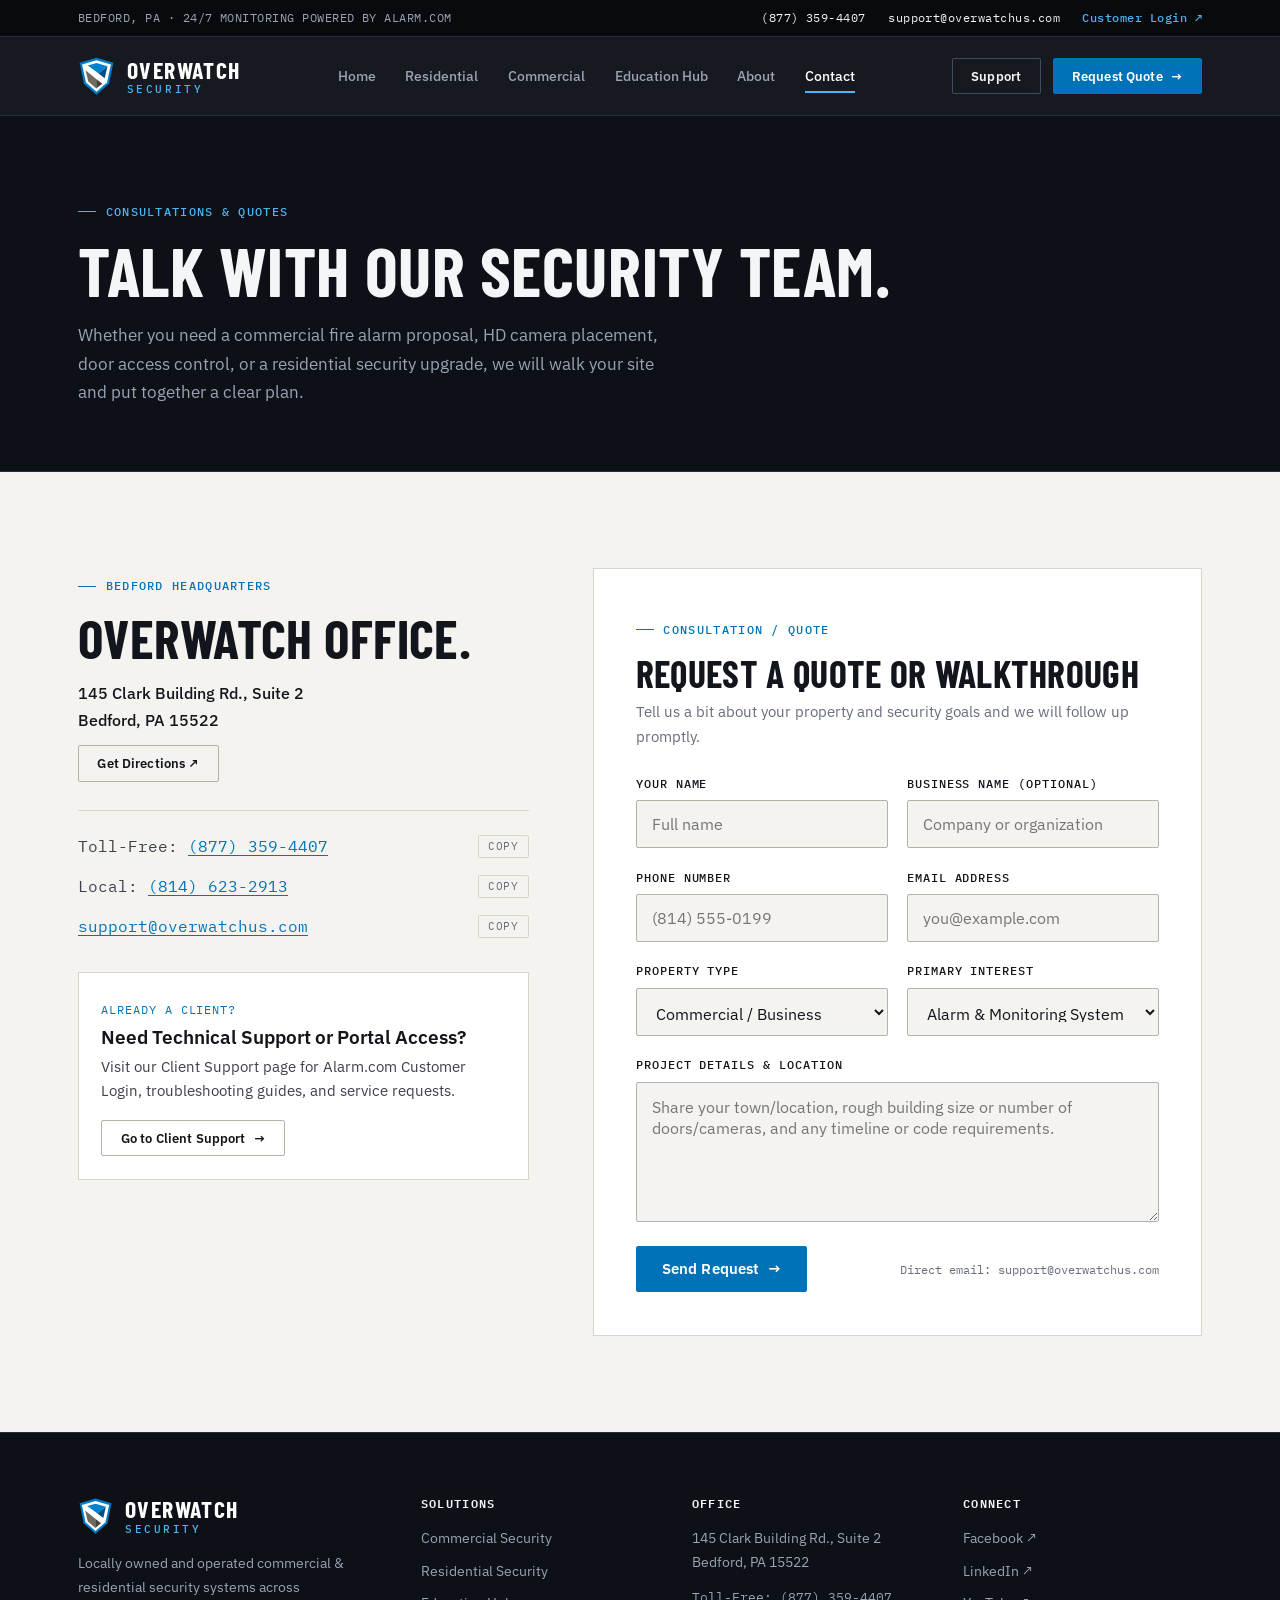
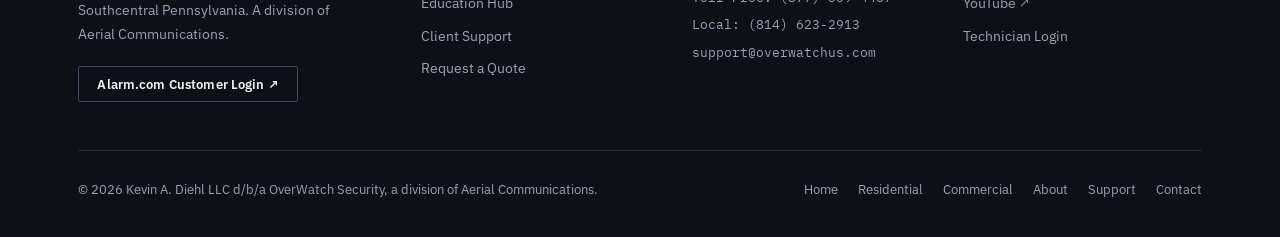
<file: contact.html>
<!DOCTYPE html>
<html lang="en">
<head>
  <meta charset="UTF-8">
  <meta name="viewport" content="width=device-width, initial-scale=1.0">
  <title>Contact &amp; Request a Quote — OverWatch Security | Bedford, PA</title>
  <meta name="description" content="Contact OverWatch Security in Bedford, PA for a commercial or residential security consultation, fire alarm quote, camera layout, or access control proposal.">
  <link rel="canonical" href="https://overwatchus.com/contact.html">
  <meta name="theme-color" content="#0d1016">
  <link rel="icon" href="assets/favicon.jpg">
  <link rel="preconnect" href="https://fonts.googleapis.com">
  <link rel="preconnect" href="https://fonts.gstatic.com" crossorigin>
  <link rel="stylesheet" href="https://fonts.googleapis.com/css2?family=Barlow+Condensed:wght@600;700&family=IBM+Plex+Mono:wght@400;500&family=IBM+Plex+Sans:wght@400;500;600;700&display=swap">
  <link rel="stylesheet" href="styles.css">
</head>
<body>
  <a class="skip-link" href="#main">Skip to main content</a>

  <div class="topbar">
    <div class="container topbar-inner">
      <span class="topbar-left">BEDFORD, PA &middot; 24/7 MONITORING POWERED BY ALARM.COM</span>
      <div class="topbar-right">
        <a href="tel:+18773594407">(877) 359-4407</a>
        <a href="mailto:support@overwatchus.com?subject=Email%20from%20OverWatch%20Security%20Website">support@overwatchus.com</a>
        <a class="topbar-login" href="https://www.alarm.com/login.aspx" target="_blank" rel="noopener">Customer Login &nearr;</a>
      </div>
    </div>
  </div>

  <header class="site-header">
    <div class="container header-inner">
      <a class="brand-link" href="index.html" aria-label="OverWatch Security Home">
        <img src="assets/overwatch-shield.svg" alt="" width="37" height="40" aria-hidden="true"><span class="brand-wordmark"><span class="brand-name">OverWatch</span><span class="brand-sub">Security</span></span>
      </a>

      <nav class="site-nav" aria-label="Primary navigation">
        <a href="index.html">Home</a>
        <a href="residential.html">Residential</a>
        <a href="commercial.html">Commercial</a>
        <a href="education.html">Education Hub</a>
        <a href="about.html">About</a>
        <a href="contact.html" aria-current="page">Contact</a>
      </nav>

      <div class="header-actions">
        <a class="btn btn-outline-light btn-sm" href="support.html">Support</a>
        <a class="btn btn-primary btn-sm" href="contact.html">Request Quote <span class="arrow" aria-hidden="true">&rarr;</span></a>
        <button class="menu-toggle" type="button" data-menu-toggle aria-expanded="false" aria-controls="mobile-drawer" aria-label="Toggle navigation menu">
          <svg width="20" height="20" viewBox="0 0 20 20" fill="none" aria-hidden="true">
            <path d="M3 5h14M3 10h14M3 15h14" stroke="currentColor" stroke-width="1.8" stroke-linecap="square"/>
          </svg>
        </button>
      </div>
    </div>

    <div class="mobile-drawer" id="mobile-drawer">
      <div class="container">
        <nav aria-label="Mobile navigation">
          <a href="index.html">Home</a>
          <a href="residential.html">Residential</a>
          <a href="commercial.html">Commercial</a>
          <a href="education.html">Education Hub</a>
          <a href="about.html">About</a>
          <a href="support.html">Support</a>
          <a href="contact.html" aria-current="page">Contact</a>
        </nav>
        <div class="mobile-cta">
          <a class="btn btn-primary" href="contact.html">Request Consultation / Quote</a>
          <a class="btn btn-outline-light" href="https://www.alarm.com/login.aspx" target="_blank" rel="noopener">Alarm.com Customer Login &nearr;</a>
          <a class="btn btn-outline-light" href="tel:+18773594407">Call (877) 359-4407</a>
        </div>
      </div>
    </div>
  </header>

  <main id="main">
    <section class="page-header">
      <div class="container">
        <span class="kicker kicker--light">Consultations &amp; Quotes</span>
        <h1>Talk With Our Security Team.</h1>
        <p class="lead">
          Whether you need a commercial fire alarm proposal, HD camera placement, door access control, or a residential security upgrade, we will walk your site and put together a clear plan.
        </p>
      </div>
    </section>

    <section class="section">
      <div class="container split-editorial">
        <div>
          <span class="kicker">Bedford Headquarters</span>
          <h2 class="section-title">OverWatch Office.</h2>
          <p style="margin: 1rem 0 0.75rem; font-size: 1rem; color: var(--ink); font-weight: 500;">
            145 Clark Building Rd., Suite 2<br>
            Bedford, PA 15522
          </p>
          <p style="margin: 0 0 1.25rem;">
            <a class="btn btn-outline btn-sm" href="https://www.google.com/maps/dir//145+Clark+Bldg+Rd+%232,+Bedford,+PA+15522" target="_blank" rel="noopener">Get Directions &nearr;</a>
          </p>

          <div class="direct-card">
            <div class="direct-row">
              <span class="mono">Toll-Free: <a href="tel:+18773594407">(877) 359-4407</a></span>
              <button class="copy-btn" type="button" data-copy="(877) 359-4407">Copy</button>
            </div>
            <div class="direct-row">
              <span class="mono">Local: <a href="tel:+18146232913">(814) 623-2913</a></span>
              <button class="copy-btn" type="button" data-copy="(814) 623-2913">Copy</button>
            </div>
            <div class="direct-row">
              <span class="mono"><a href="mailto:support@overwatchus.com">support@overwatchus.com</a></span>
              <button class="copy-btn" type="button" data-copy="support@overwatchus.com">Copy</button>
            </div>
          </div>

          <div style="margin-top: 2rem; padding: 1.4rem; background-color: var(--white); border: 1px solid var(--rule);">
            <span class="pillar-tag" style="margin-bottom: 0.5rem;">Already a Client?</span>
            <h3 style="margin-bottom: 0.45rem;">Need Technical Support or Portal Access?</h3>
            <p style="margin: 0 0 1rem; font-size: 0.92rem;">Visit our Client Support page for Alarm.com Customer Login, troubleshooting guides, and service requests.</p>
            <a class="btn btn-outline btn-sm" href="support.html">Go to Client Support <span class="arrow" aria-hidden="true">&rarr;</span></a>
          </div>
        </div>

        <div class="form-panel">
          <span class="kicker">Consultation / Quote</span>
          <h2 class="section-title" style="font-size: clamp(1.75rem, 3vw, 2.35rem); margin-bottom: 0.5rem;">Request a Quote or Walkthrough</h2>
          <p style="margin: 0 0 1.5rem; font-size: 0.94rem; color: var(--muted);">Tell us a bit about your property and security goals and we will follow up promptly.</p>

          <form data-static-form data-subject="Quote / Consultation Request — OverWatch Security Website">
            <div class="form-grid">
              <div class="form-field">
                <label for="c-name">Your Name</label>
                <input id="c-name" name="Name" type="text" required autocomplete="name" placeholder="Full name">
              </div>
              <div class="form-field">
                <label for="c-company">Business Name (Optional)</label>
                <input id="c-company" name="Business" type="text" autocomplete="organization" placeholder="Company or organization">
              </div>
              <div class="form-field">
                <label for="c-phone">Phone Number</label>
                <input id="c-phone" name="Phone" type="tel" required autocomplete="tel" placeholder="(814) 555-0199">
              </div>
              <div class="form-field">
                <label for="c-email">Email Address</label>
                <input id="c-email" name="Email" type="email" required autocomplete="email" placeholder="you@example.com">
              </div>
              <div class="form-field">
                <label for="c-type">Property Type</label>
                <select id="c-type" name="Property Type">
                  <option value="Commercial / Business">Commercial / Business</option>
                  <option value="Residential / Home">Residential / Home</option>
                  <option value="Municipal / Medical / Non-Profit">Municipal / Medical / Non-Profit</option>
                </select>
              </div>
              <div class="form-field">
                <label for="c-service">Primary Interest</label>
                <select id="c-service" name="Primary Interest">
                  <option value="Alarm &amp; Monitoring System">Alarm &amp; Monitoring System</option>
                  <option value="Commercial Fire Alarm / Inspection">Commercial Fire Alarm / Inspection</option>
                  <option value="Security Cameras / Surveillance">Security Cameras / Surveillance</option>
                  <option value="Door Access Control / Smart Locks">Door Access Control / Smart Locks</option>
                  <option value="Existing System Takeover / Upgrade">Existing System Takeover / Upgrade</option>
                  <option value="General Inquiry">General Inquiry</option>
                </select>
              </div>
              <div class="form-field form-field--full">
                <label for="c-message">Project Details &amp; Location</label>
                <textarea id="c-message" name="Message" required placeholder="Share your town/location, rough building size or number of doors/cameras, and any timeline or code requirements."></textarea>
              </div>
            </div>

            <div class="form-actions">
              <button class="btn btn-primary" type="submit">Send Request <span class="arrow" aria-hidden="true">&rarr;</span></button>
              <p class="form-note">Direct email: support@overwatchus.com</p>
            </div>
            <div class="form-status" data-form-status role="status" aria-live="polite"></div>
          </form>
        </div>
      </div>
    </section>
  </main>

  <footer class="site-footer">
    <div class="container">
      <div class="footer-top">
        <div>
          <a class="footer-logo" href="index.html" aria-label="OverWatch Security Home">
            <img src="assets/overwatch-shield.svg" alt="" width="35" height="38" aria-hidden="true"><span class="brand-wordmark"><span class="brand-name">OverWatch</span><span class="brand-sub">Security</span></span>
          </a>
          <p class="footer-tagline">Locally owned and operated commercial &amp; residential security systems across Southcentral Pennsylvania. A division of Aerial Communications.</p>
          <a class="btn btn-outline-light btn-sm" href="https://www.alarm.com/login.aspx" target="_blank" rel="noopener">Alarm.com Customer Login &nearr;</a>
        </div>

        <div class="footer-col">
          <h3>Solutions</h3>
          <ul>
            <li><a href="commercial.html">Commercial Security</a></li>
            <li><a href="residential.html">Residential Security</a></li>
            <li><a href="education.html">Education Hub</a></li>
            <li><a href="support.html">Client Support</a></li>
            <li><a href="contact.html">Request a Quote</a></li>
          </ul>
        </div>

        <div class="footer-col">
          <h3>Office</h3>
          <address>
            <a href="https://www.google.com/maps/dir//145+Clark+Bldg+Rd+%232,+Bedford,+PA+15522" target="_blank" rel="noopener">
              145 Clark Building Rd., Suite 2<br>Bedford, PA 15522
            </a>
          </address>
          <div class="footer-links">
            <a href="tel:+18773594407">Toll-Free: (877) 359-4407</a>
            <a href="tel:+18146232913">Local: (814) 623-2913</a>
            <a href="mailto:support@overwatchus.com?subject=Email%20from%20OverWatch%20Security%20Website">support@overwatchus.com</a>
          </div>
        </div>

        <div class="footer-col">
          <h3>Connect</h3>
          <ul>
            <li><a href="https://www.facebook.com/TheOverWatchUS" target="_blank" rel="noopener">Facebook &nearr;</a></li>
            <li><a href="https://www.linkedin.com/company/overwatch-security-us" target="_blank" rel="noopener">LinkedIn &nearr;</a></li>
            <li><a href="https://www.youtube.com/@OverWatchSecurity-US" target="_blank" rel="noopener">YouTube &nearr;</a></li>
            <li><a href="inspection.html">Technician Login</a></li>
          </ul>
        </div>
      </div>

      <div class="footer-bottom">
        <span>&copy; 2026 Kevin A. Diehl LLC d/b/a OverWatch Security, a division of Aerial Communications.</span>
        <nav class="footer-nav" aria-label="Footer navigation">
          <a href="index.html">Home</a>
          <a href="residential.html">Residential</a>
          <a href="commercial.html">Commercial</a>
          <a href="about.html">About</a>
          <a href="support.html">Support</a>
          <a href="contact.html">Contact</a>
        </nav>
      </div>
    </div>
  </footer>

  <script src="site.js"></script>
</body>
</html>
</file>
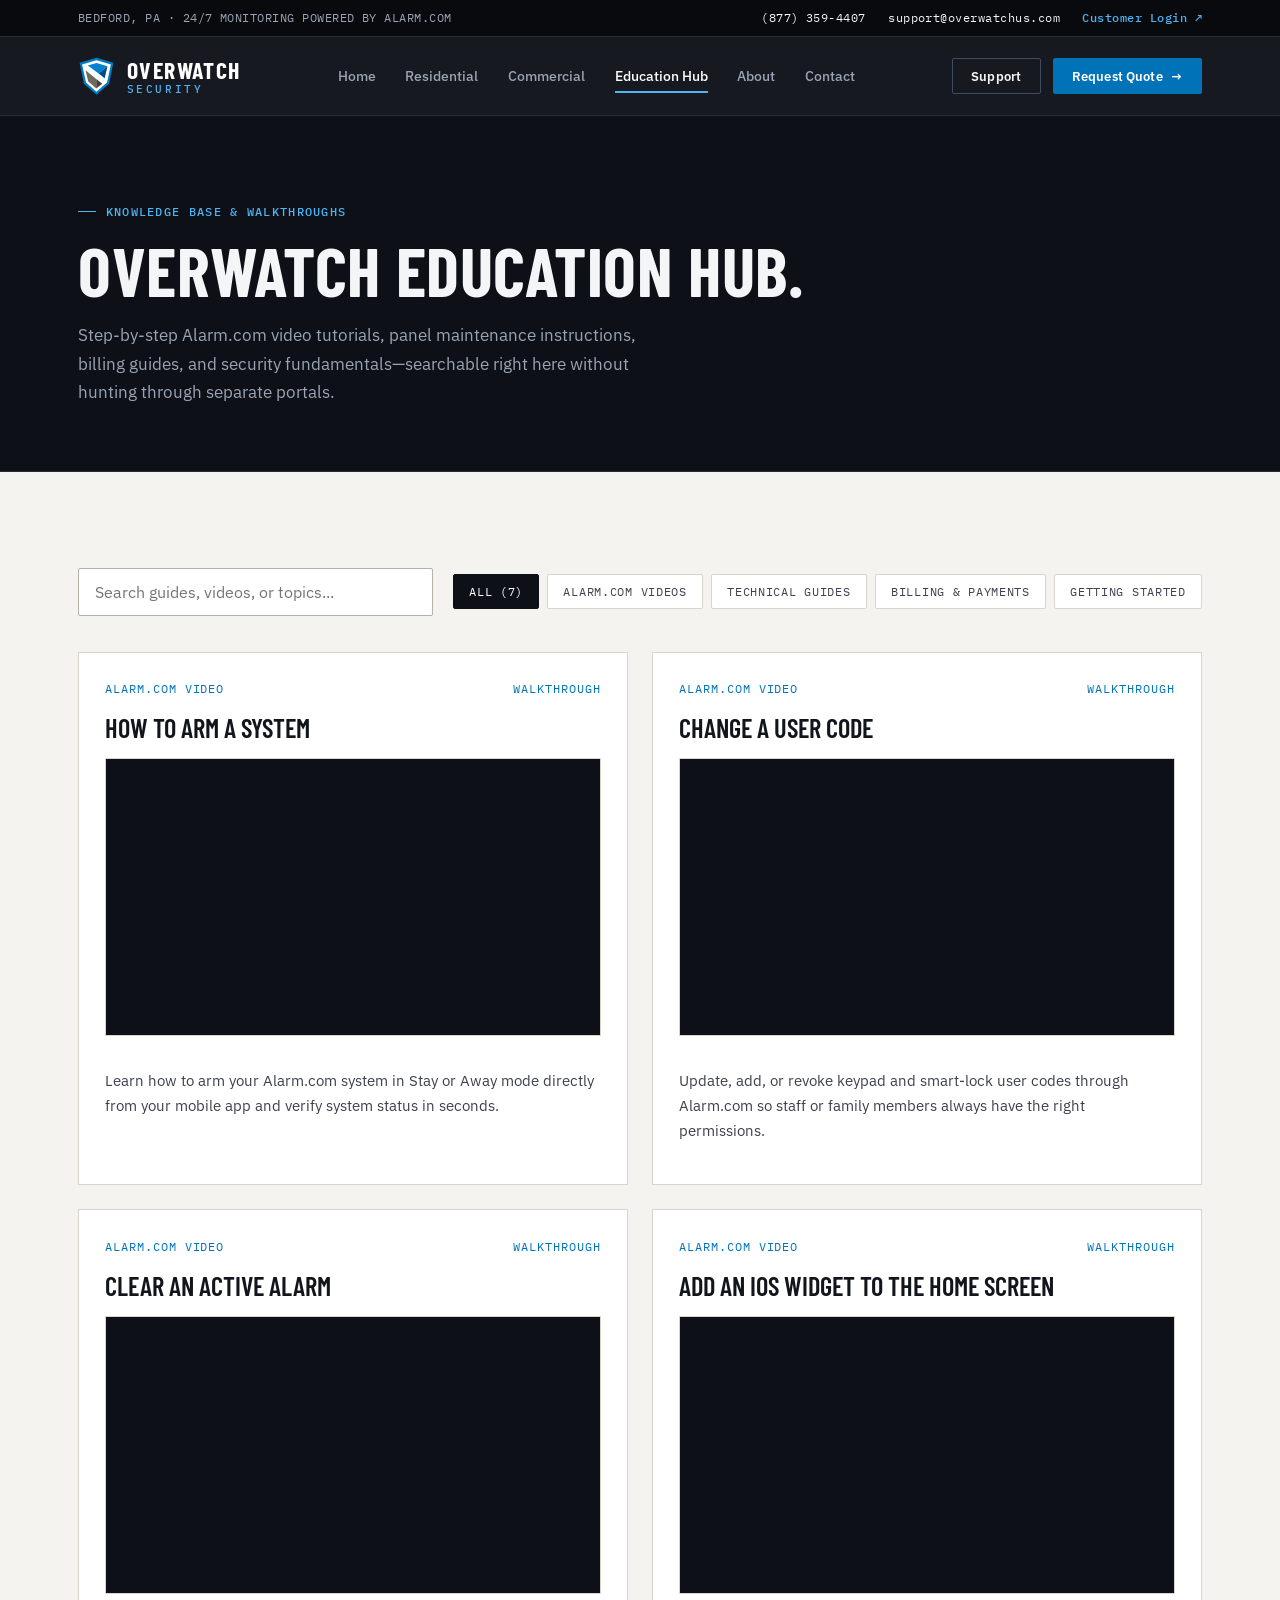
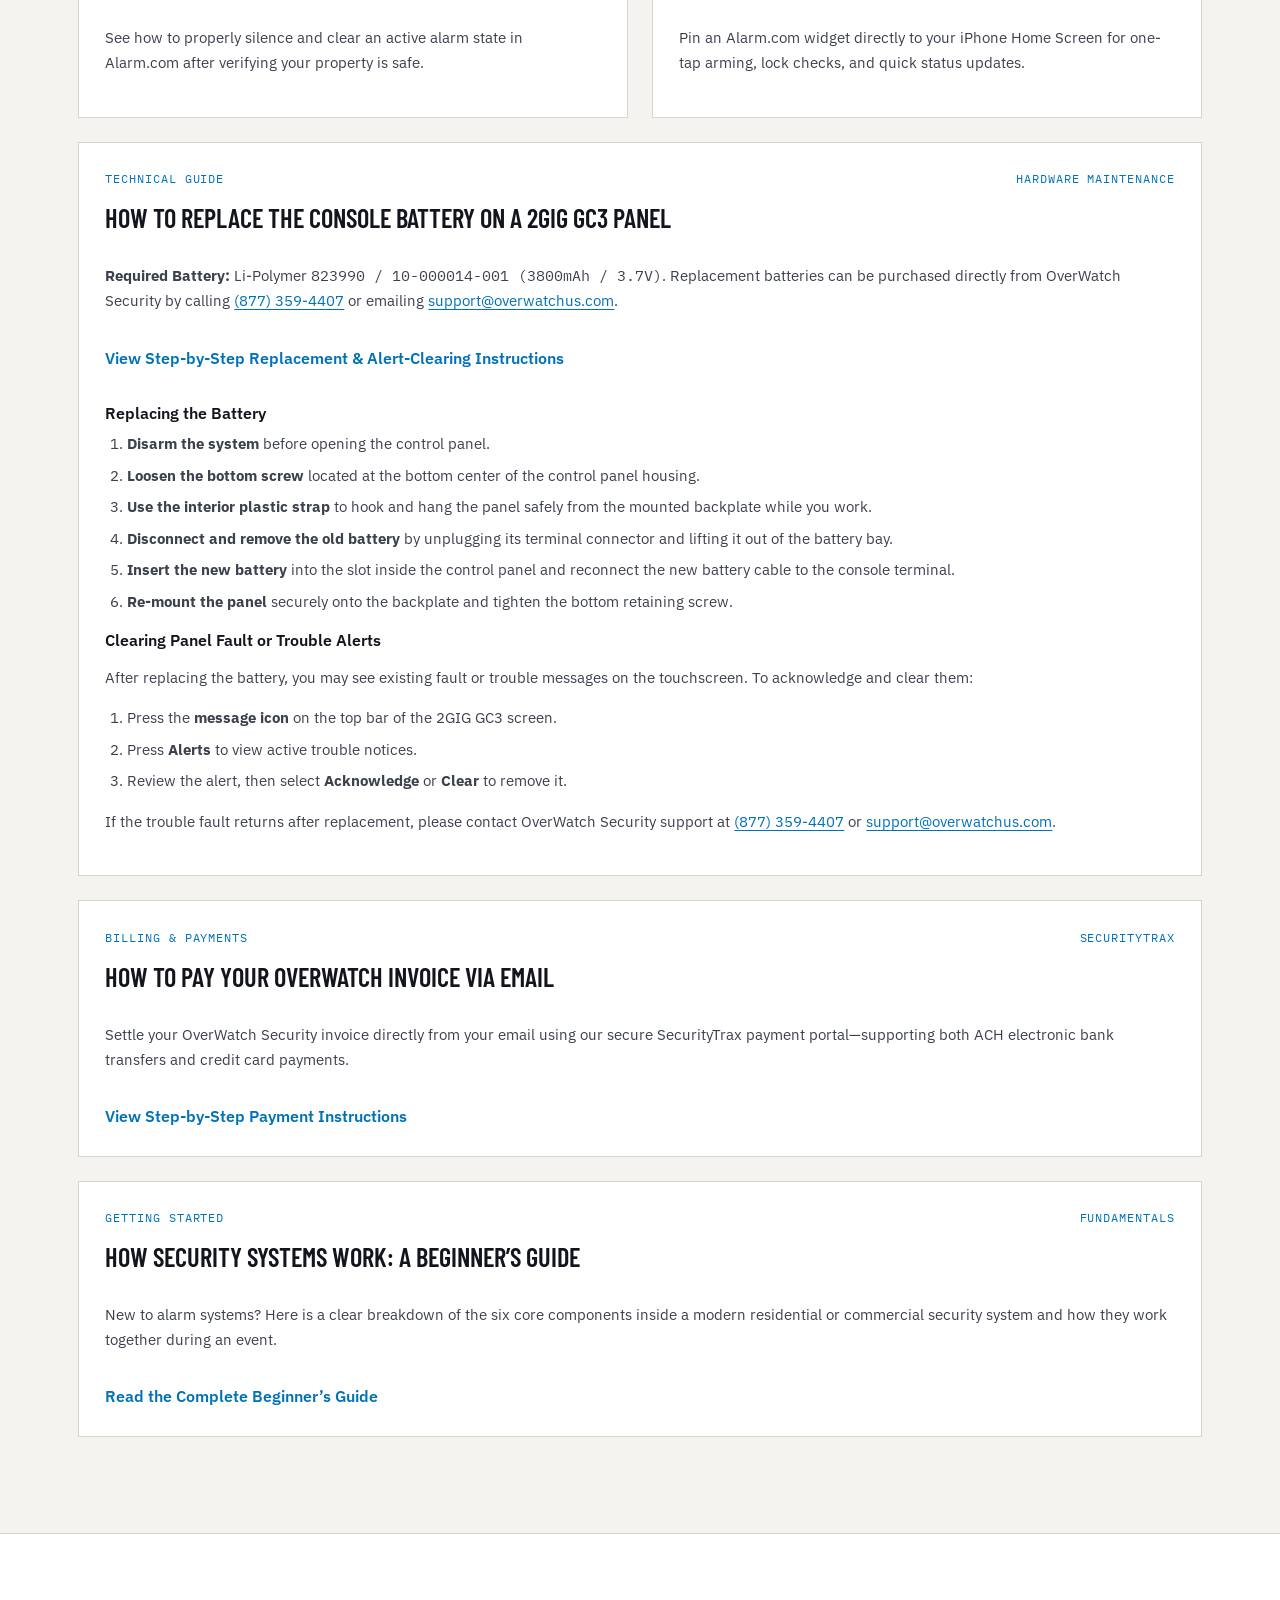
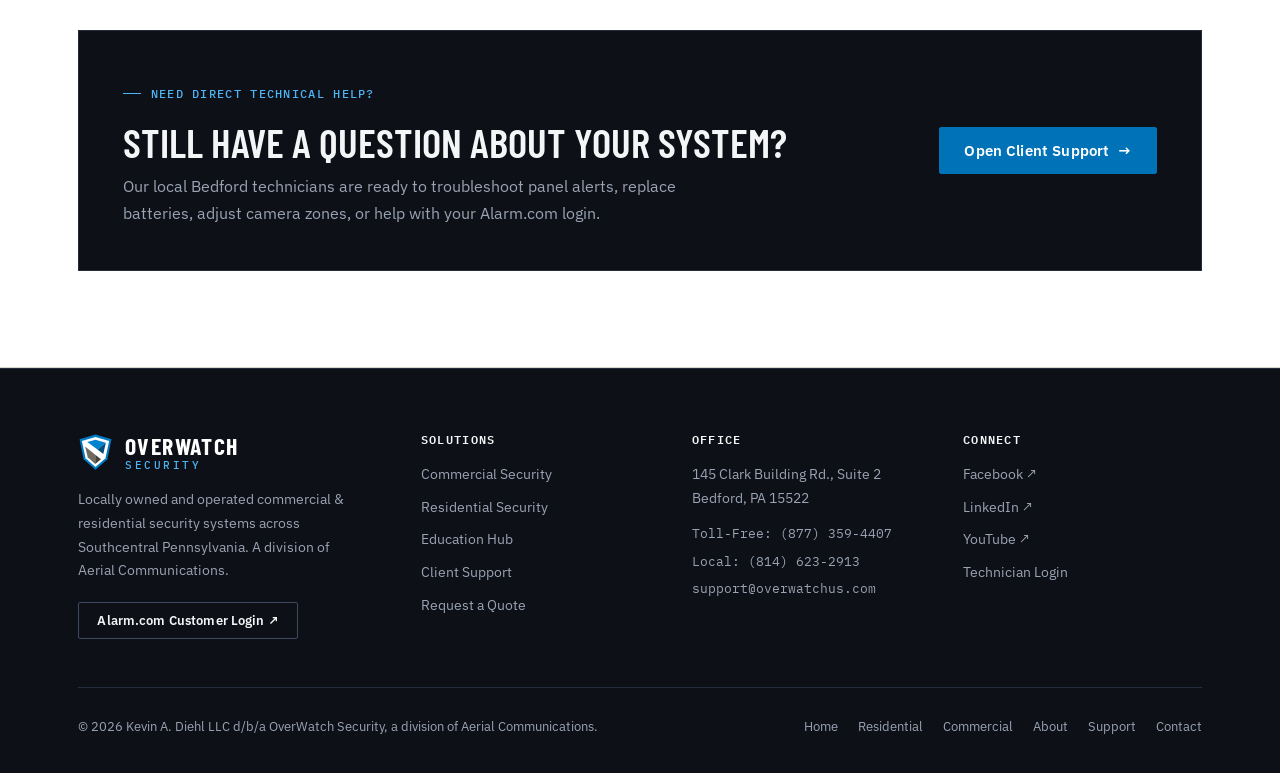
<file: education.html>
<!DOCTYPE html>
<html lang="en">
<head>
  <meta charset="UTF-8">
  <meta name="viewport" content="width=device-width, initial-scale=1.0">
  <title>Education Hub — OverWatch Security | Alarm.com Videos &amp; Guides</title>
  <meta name="description" content="Searchable OverWatch Security Education Hub featuring Alarm.com video walkthroughs, 2GIG GC3 battery replacement steps, SecurityTrax invoice payment instructions, and beginner security guides.">
  <link rel="canonical" href="https://overwatchus.com/education.html">
  <meta name="theme-color" content="#0d1016">
  <link rel="icon" href="assets/favicon.jpg">
  <link rel="preconnect" href="https://fonts.googleapis.com">
  <link rel="preconnect" href="https://fonts.gstatic.com" crossorigin>
  <link rel="stylesheet" href="https://fonts.googleapis.com/css2?family=Barlow+Condensed:wght@600;700&family=IBM+Plex+Mono:wght@400;500&family=IBM+Plex+Sans:wght@400;500;600;700&display=swap">
  <link rel="stylesheet" href="styles.css">
</head>
<body>
  <a class="skip-link" href="#main">Skip to main content</a>

  <div class="topbar">
    <div class="container topbar-inner">
      <span class="topbar-left">BEDFORD, PA &middot; 24/7 MONITORING POWERED BY ALARM.COM</span>
      <div class="topbar-right">
        <a href="tel:+18773594407">(877) 359-4407</a>
        <a href="mailto:support@overwatchus.com?subject=Email%20from%20OverWatch%20Security%20Website">support@overwatchus.com</a>
        <a class="topbar-login" href="https://www.alarm.com/login.aspx" target="_blank" rel="noopener">Customer Login &nearr;</a>
      </div>
    </div>
  </div>

  <header class="site-header">
    <div class="container header-inner">
      <a class="brand-link" href="index.html" aria-label="OverWatch Security Home">
        <img src="assets/overwatch-shield.svg" alt="" width="37" height="40" aria-hidden="true"><span class="brand-wordmark"><span class="brand-name">OverWatch</span><span class="brand-sub">Security</span></span>
      </a>

      <nav class="site-nav" aria-label="Primary navigation">
        <a href="index.html">Home</a>
        <a href="residential.html">Residential</a>
        <a href="commercial.html">Commercial</a>
        <a href="education.html" aria-current="page">Education Hub</a>
        <a href="about.html">About</a>
        <a href="contact.html">Contact</a>
      </nav>

      <div class="header-actions">
        <a class="btn btn-outline-light btn-sm" href="support.html">Support</a>
        <a class="btn btn-primary btn-sm" href="contact.html">Request Quote <span class="arrow" aria-hidden="true">&rarr;</span></a>
        <button class="menu-toggle" type="button" data-menu-toggle aria-expanded="false" aria-controls="mobile-drawer" aria-label="Toggle navigation menu">
          <svg width="20" height="20" viewBox="0 0 20 20" fill="none" aria-hidden="true">
            <path d="M3 5h14M3 10h14M3 15h14" stroke="currentColor" stroke-width="1.8" stroke-linecap="square"/>
          </svg>
        </button>
      </div>
    </div>

    <div class="mobile-drawer" id="mobile-drawer">
      <div class="container">
        <nav aria-label="Mobile navigation">
          <a href="index.html">Home</a>
          <a href="residential.html">Residential</a>
          <a href="commercial.html">Commercial</a>
          <a href="education.html" aria-current="page">Education Hub</a>
          <a href="about.html">About</a>
          <a href="support.html">Support</a>
          <a href="contact.html">Contact</a>
        </nav>
        <div class="mobile-cta">
          <a class="btn btn-primary" href="contact.html">Request Consultation / Quote</a>
          <a class="btn btn-outline-light" href="https://www.alarm.com/login.aspx" target="_blank" rel="noopener">Alarm.com Customer Login &nearr;</a>
          <a class="btn btn-outline-light" href="tel:+18773594407">Call (877) 359-4407</a>
        </div>
      </div>
    </div>
  </header>

  <main id="main">
    <section class="page-header">
      <div class="container">
        <span class="kicker kicker--light">Knowledge Base &amp; Walkthroughs</span>
        <h1>OverWatch Education Hub.</h1>
        <p class="lead">
          Step-by-step Alarm.com video tutorials, panel maintenance instructions, billing guides, and security fundamentals—searchable right here without hunting through separate portals.
        </p>
      </div>
    </section>

    <section class="section">
      <div class="container">
        <div class="kb-controls">
          <div class="kb-search">
            <label class="skip-link" for="kb-search-input">Search guides and videos</label>
            <input id="kb-search-input" type="search" placeholder="Search guides, videos, or topics..." data-kb-search autocomplete="off">
          </div>
          <div class="kb-filters" role="group" aria-label="Filter guides by category">
            <button class="kb-filter-btn is-active" type="button" data-kb-filter="all">All (7)</button>
            <button class="kb-filter-btn" type="button" data-kb-filter="alarm-com">Alarm.com Videos</button>
            <button class="kb-filter-btn" type="button" data-kb-filter="technical">Technical Guides</button>
            <button class="kb-filter-btn" type="button" data-kb-filter="billing">Billing &amp; Payments</button>
            <button class="kb-filter-btn" type="button" data-kb-filter="getting-started">Getting Started</button>
          </div>
        </div>

        <div class="kb-grid">
          <!-- ALARM.COM VIDEO 1 -->
          <article class="kb-card" data-kb-card data-kb-cat="alarm-com" data-kb-keywords="alarm.com arm system stay away mobile app panel video">
            <div class="kb-meta">
              <span>Alarm.com Video</span>
              <span>Walkthrough</span>
            </div>
            <h3>How to Arm a System</h3>
            <div class="video-frame">
              <iframe src="https://player.vimeo.com/video/1005861807?h=031d52500b" title="Alarm.com: How to Arm a System" loading="lazy" referrerpolicy="strict-origin-when-cross-origin" allow="autoplay; fullscreen; picture-in-picture" allowfullscreen></iframe>
            </div>
            <p class="guide-body">Learn how to arm your Alarm.com system in Stay or Away mode directly from your mobile app and verify system status in seconds.</p>
          </article>

          <!-- ALARM.COM VIDEO 2 -->
          <article class="kb-card" data-kb-card data-kb-cat="alarm-com" data-kb-keywords="alarm.com change user code pin access passcode employee family video">
            <div class="kb-meta">
              <span>Alarm.com Video</span>
              <span>Walkthrough</span>
            </div>
            <h3>Change a User Code</h3>
            <div class="video-frame">
              <iframe src="https://player.vimeo.com/video/1009991209?h=b2e898690f" title="Alarm.com: Change a User Code" loading="lazy" referrerpolicy="strict-origin-when-cross-origin" allow="autoplay; fullscreen; picture-in-picture" allowfullscreen></iframe>
            </div>
            <p class="guide-body">Update, add, or revoke keypad and smart-lock user codes through Alarm.com so staff or family members always have the right permissions.</p>
          </article>

          <!-- ALARM.COM VIDEO 3 -->
          <article class="kb-card" data-kb-card data-kb-cat="alarm-com" data-kb-keywords="alarm.com clear active alarm cancel false alarm disarm siren video">
            <div class="kb-meta">
              <span>Alarm.com Video</span>
              <span>Walkthrough</span>
            </div>
            <h3>Clear an Active Alarm</h3>
            <div class="video-frame">
              <iframe src="https://player.vimeo.com/video/1010698188?h=4c7c77a04e" title="Alarm.com: Clear an Active Alarm" loading="lazy" referrerpolicy="strict-origin-when-cross-origin" allow="autoplay; fullscreen; picture-in-picture" allowfullscreen></iframe>
            </div>
            <p class="guide-body">See how to properly silence and clear an active alarm state in Alarm.com after verifying your property is safe.</p>
          </article>

          <!-- ALARM.COM VIDEO 4 -->
          <article class="kb-card" data-kb-card data-kb-cat="alarm-com" data-kb-keywords="alarm.com ios iphone widget home screen shortcut quick arm video">
            <div class="kb-meta">
              <span>Alarm.com Video</span>
              <span>Walkthrough</span>
            </div>
            <h3>Add an iOS Widget to the Home Screen</h3>
            <div class="video-frame">
              <iframe src="https://player.vimeo.com/video/1052403421?h=ab5d83246f" title="Alarm.com: Add an iOS Widget to the Home Screen" loading="lazy" referrerpolicy="strict-origin-when-cross-origin" allow="autoplay; fullscreen; picture-in-picture" allowfullscreen></iframe>
            </div>
            <p class="guide-body">Pin an Alarm.com widget directly to your iPhone Home Screen for one-tap arming, lock checks, and quick status updates.</p>
          </article>

          <!-- WRITTEN GUIDE 1: 2GIG GC3 BATTERY -->
          <article class="kb-card kb-card--wide" data-kb-card data-kb-cat="technical" data-kb-keywords="2gig gc3 console panel battery replacement li-polymer 823990 10-000014-001 trouble fault alert clear">
            <div class="kb-meta">
              <span>Technical Guide</span>
              <span>Hardware Maintenance</span>
            </div>
            <h3>How to Replace the Console Battery on a 2GIG GC3 Panel</h3>
            <p class="guide-body">
              <strong>Required Battery:</strong> Li-Polymer <span class="mono">823990 / 10-000014-001 (3800mAh / 3.7V)</span>. Replacement batteries can be purchased directly from OverWatch Security by calling <a href="tel:+18773594407">(877) 359-4407</a> or emailing <a href="mailto:support@overwatchus.com">support@overwatchus.com</a>.
            </p>
            <details class="guide-details" open>
              <summary>View Step-by-Step Replacement &amp; Alert-Clearing Instructions</summary>
              <div class="guide-body">
                <h4>Replacing the Battery</h4>
                <ol>
                  <li><strong>Disarm the system</strong> before opening the control panel.</li>
                  <li><strong>Loosen the bottom screw</strong> located at the bottom center of the control panel housing.</li>
                  <li><strong>Use the interior plastic strap</strong> to hook and hang the panel safely from the mounted backplate while you work.</li>
                  <li><strong>Disconnect and remove the old battery</strong> by unplugging its terminal connector and lifting it out of the battery bay.</li>
                  <li><strong>Insert the new battery</strong> into the slot inside the control panel and reconnect the new battery cable to the console terminal.</li>
                  <li><strong>Re-mount the panel</strong> securely onto the backplate and tighten the bottom retaining screw.</li>
                </ol>
                <h4>Clearing Panel Fault or Trouble Alerts</h4>
                <p>After replacing the battery, you may see existing fault or trouble messages on the touchscreen. To acknowledge and clear them:</p>
                <ol>
                  <li>Press the <strong>message icon</strong> on the top bar of the 2GIG GC3 screen.</li>
                  <li>Press <strong>Alerts</strong> to view active trouble notices.</li>
                  <li>Review the alert, then select <strong>Acknowledge</strong> or <strong>Clear</strong> to remove it.</li>
                </ol>
                <p>If the trouble fault returns after replacement, please contact OverWatch Security support at <a href="tel:+18773594407">(877) 359-4407</a> or <a href="mailto:support@overwatchus.com">support@overwatchus.com</a>.</p>
              </div>
            </details>
          </article>

          <!-- WRITTEN GUIDE 2: PAY INVOICE VIA EMAIL -->
          <article class="kb-card kb-card--wide" data-kb-card data-kb-cat="billing" data-kb-keywords="pay invoice email securitytrax ach bank transfer credit card autopay recurring billing payment">
            <div class="kb-meta">
              <span>Billing &amp; Payments</span>
              <span>SecurityTrax</span>
            </div>
            <h3>How to Pay Your OverWatch Invoice via Email</h3>
            <p class="guide-body">
              Settle your OverWatch Security invoice directly from your email using our secure SecurityTrax payment portal—supporting both ACH electronic bank transfers and credit card payments.
            </p>
            <details class="guide-details">
              <summary>View Step-by-Step Payment Instructions</summary>
              <div class="guide-body">
                <ol>
                  <li><strong>Locate the invoice email:</strong> Look in your inbox for an email with a subject line reading <em>&ldquo;Your Invoice from OverWatch Security&rdquo;</em> (check your spam or junk folder if you do not see it).</li>
                  <li><strong>Review the invoice attachment:</strong> Open the email and check the attached invoice to confirm your amount and due date.</li>
                  <li><strong>Click &ldquo;Pay Now&rdquo;:</strong> Select the <em>Pay Now</em> button inside the email to open the secure SecurityTrax payment page.</li>
                  <li><strong>Choose your payment method:</strong>
                    <ul>
                      <li><strong>ACH (Electronic Bank Transfer):</strong> Select ACH, enter your bank routing and account numbers, and confirm your details.</li>
                      <li><strong>Credit Card:</strong> Select Credit Card, enter your card number, expiration date, and CVV code, and verify your information.</li>
                    </ul>
                  </li>
                  <li><strong>Submit payment:</strong> Click <strong>Submit Payment</strong>. You will receive an email confirmation as soon as the transaction processes.</li>
                </ol>
                <h4>Want Automatic Recurring Billing?</h4>
                <p>To set up convenient recurring automatic billing on your account, call our OverWatch customer line at <a href="tel:+18773594407">(877) 359-4407</a> and our team will get it configured for you.</p>
              </div>
            </details>
          </article>

          <!-- WRITTEN GUIDE 3: HOW SECURITY SYSTEMS WORK -->
          <article class="kb-card kb-card--wide" data-kb-card data-kb-cat="getting-started" data-kb-keywords="how security systems work beginners guide control panel sensors cameras sirens monitoring backup power wired wireless smart">
            <div class="kb-meta">
              <span>Getting Started</span>
              <span>Fundamentals</span>
            </div>
            <h3>How Security Systems Work: A Beginner&rsquo;s Guide</h3>
            <p class="guide-body">
              New to alarm systems? Here is a clear breakdown of the six core components inside a modern residential or commercial security system and how they work together during an event.
            </p>
            <details class="guide-details">
              <summary>Read the Complete Beginner&rsquo;s Guide</summary>
              <div class="guide-body">
                <h4>Key Components of a Modern Security System</h4>
                <ul>
                  <li><strong>The Control Panel:</strong> The system&rsquo;s central &ldquo;brain&rdquo; that communicates with every sensor, camera, and siren. Modern panels feature touchscreens, cellular communicators, and mobile app control.</li>
                  <li><strong>Sensors:</strong> Devices that monitor entry points and interior spaces—including door and window contacts, motion detectors, glass-break sensors, and discreet panic buttons for immediate emergency signaling.</li>
                  <li><strong>Security Cameras:</strong> Indoor and outdoor HD cameras providing live feeds, infrared night vision, motion-triggered recording, and mobile clip notifications.</li>
                  <li><strong>Alarms &amp; Sirens:</strong> High-decibel audible alerts designed to deter intruders immediately and alert occupants or nearby neighbors.</li>
                  <li><strong>24/7 Monitoring Service:</strong> Professional central-station operators watching your system around the clock to verify alerts and dispatch police, fire, or medical responders when needed.</li>
                  <li><strong>Backup Power:</strong> Built-in battery backup keeps your panel and dedicated cellular link online if primary power fails.</li>
                </ul>
                <h4>How Detection, Alerting &amp; Response Work</h4>
                <ol>
                  <li><strong>Detection:</strong> A sensor or camera detects unauthorized opening, motion, glass break, smoke, or carbon monoxide.</li>
                  <li><strong>Alert:</strong> The control panel triggers the local siren, pushes an instant alert to your smartphone, and transmits the event over dedicated cellular to the monitoring center.</li>
                  <li><strong>Response:</strong> Monitoring specialists verify the signal and immediately dispatch local emergency responders if required.</li>
                </ol>
                <h4>Choosing the Right Architecture</h4>
                <p>Modern systems can be hardwired, wireless (cellular/encrypted RF), or hybrid—tailored around your property size, fire-code requirements, camera coverage goals, and door access needs. Ready for a custom recommendation? <a href="contact.html">Schedule a walkthrough with our team</a>.</p>
              </div>
            </details>
          </article>
        </div>

        <div class="kb-empty" data-kb-empty>
          No guides matched your search. Try a different keyword or <a href="support.html">contact OverWatch Support</a> directly.
        </div>
      </div>
    </section>

    <section class="section section--white">
      <div class="container">
        <div class="portal-banner">
          <div>
            <span class="kicker kicker--light">Need Direct Technical Help?</span>
            <h2>Still Have a Question About Your System?</h2>
            <p>Our local Bedford technicians are ready to troubleshoot panel alerts, replace batteries, adjust camera zones, or help with your Alarm.com login.</p>
          </div>
          <a class="btn btn-primary" href="support.html">Open Client Support <span class="arrow" aria-hidden="true">&rarr;</span></a>
        </div>
      </div>
    </section>
  </main>

  <footer class="site-footer">
    <div class="container">
      <div class="footer-top">
        <div>
          <a class="footer-logo" href="index.html" aria-label="OverWatch Security Home">
            <img src="assets/overwatch-shield.svg" alt="" width="35" height="38" aria-hidden="true"><span class="brand-wordmark"><span class="brand-name">OverWatch</span><span class="brand-sub">Security</span></span>
          </a>
          <p class="footer-tagline">Locally owned and operated commercial &amp; residential security systems across Southcentral Pennsylvania. A division of Aerial Communications.</p>
          <a class="btn btn-outline-light btn-sm" href="https://www.alarm.com/login.aspx" target="_blank" rel="noopener">Alarm.com Customer Login &nearr;</a>
        </div>

        <div class="footer-col">
          <h3>Solutions</h3>
          <ul>
            <li><a href="commercial.html">Commercial Security</a></li>
            <li><a href="residential.html">Residential Security</a></li>
            <li><a href="education.html">Education Hub</a></li>
            <li><a href="support.html">Client Support</a></li>
            <li><a href="contact.html">Request a Quote</a></li>
          </ul>
        </div>

        <div class="footer-col">
          <h3>Office</h3>
          <address>
            <a href="https://www.google.com/maps/dir//145+Clark+Bldg+Rd+%232,+Bedford,+PA+15522" target="_blank" rel="noopener">
              145 Clark Building Rd., Suite 2<br>Bedford, PA 15522
            </a>
          </address>
          <div class="footer-links">
            <a href="tel:+18773594407">Toll-Free: (877) 359-4407</a>
            <a href="tel:+18146232913">Local: (814) 623-2913</a>
            <a href="mailto:support@overwatchus.com?subject=Email%20from%20OverWatch%20Security%20Website">support@overwatchus.com</a>
          </div>
        </div>

        <div class="footer-col">
          <h3>Connect</h3>
          <ul>
            <li><a href="https://www.facebook.com/TheOverWatchUS" target="_blank" rel="noopener">Facebook &nearr;</a></li>
            <li><a href="https://www.linkedin.com/company/overwatch-security-us" target="_blank" rel="noopener">LinkedIn &nearr;</a></li>
            <li><a href="https://www.youtube.com/@OverWatchSecurity-US" target="_blank" rel="noopener">YouTube &nearr;</a></li>
            <li><a href="inspection.html">Technician Login</a></li>
          </ul>
        </div>
      </div>

      <div class="footer-bottom">
        <span>&copy; 2026 Kevin A. Diehl LLC d/b/a OverWatch Security, a division of Aerial Communications.</span>
        <nav class="footer-nav" aria-label="Footer navigation">
          <a href="index.html">Home</a>
          <a href="residential.html">Residential</a>
          <a href="commercial.html">Commercial</a>
          <a href="about.html">About</a>
          <a href="support.html">Support</a>
          <a href="contact.html">Contact</a>
        </nav>
      </div>
    </div>
  </footer>

  <script src="site.js"></script>
</body>
</html>
</file>
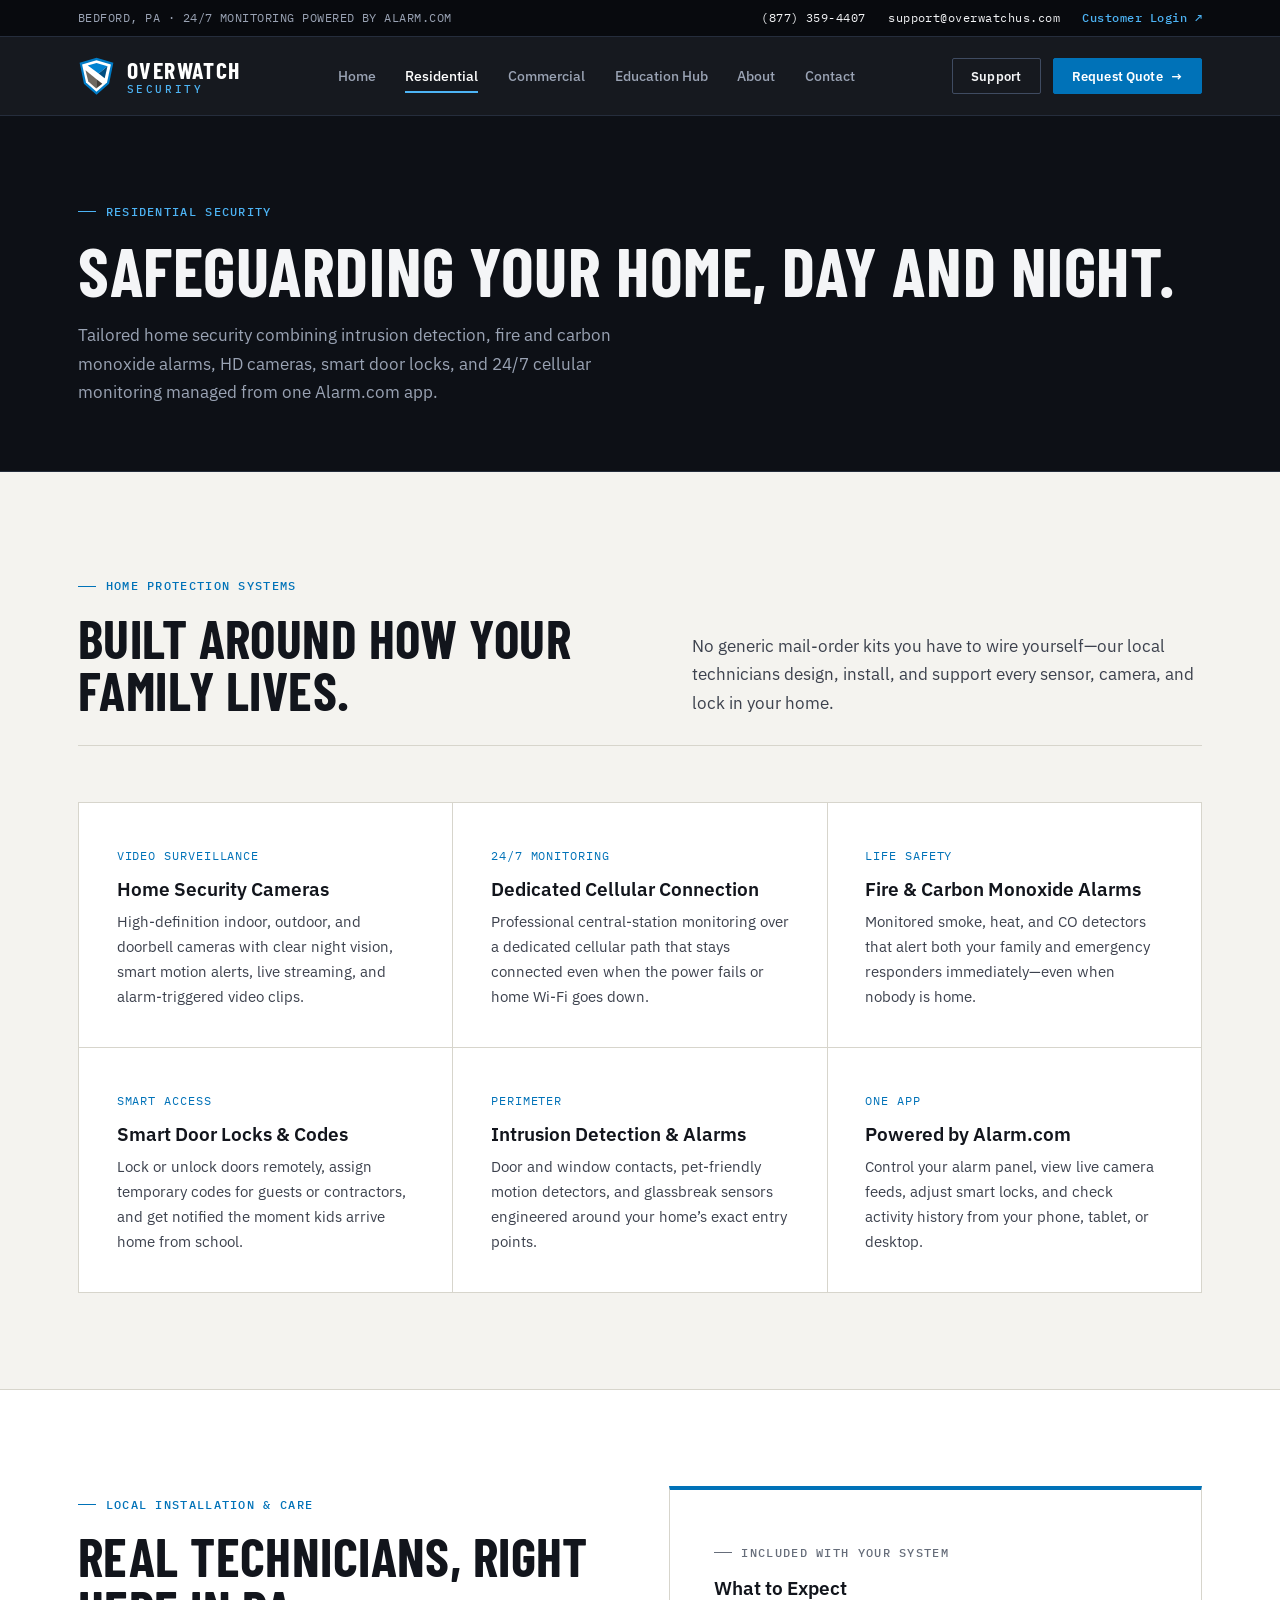
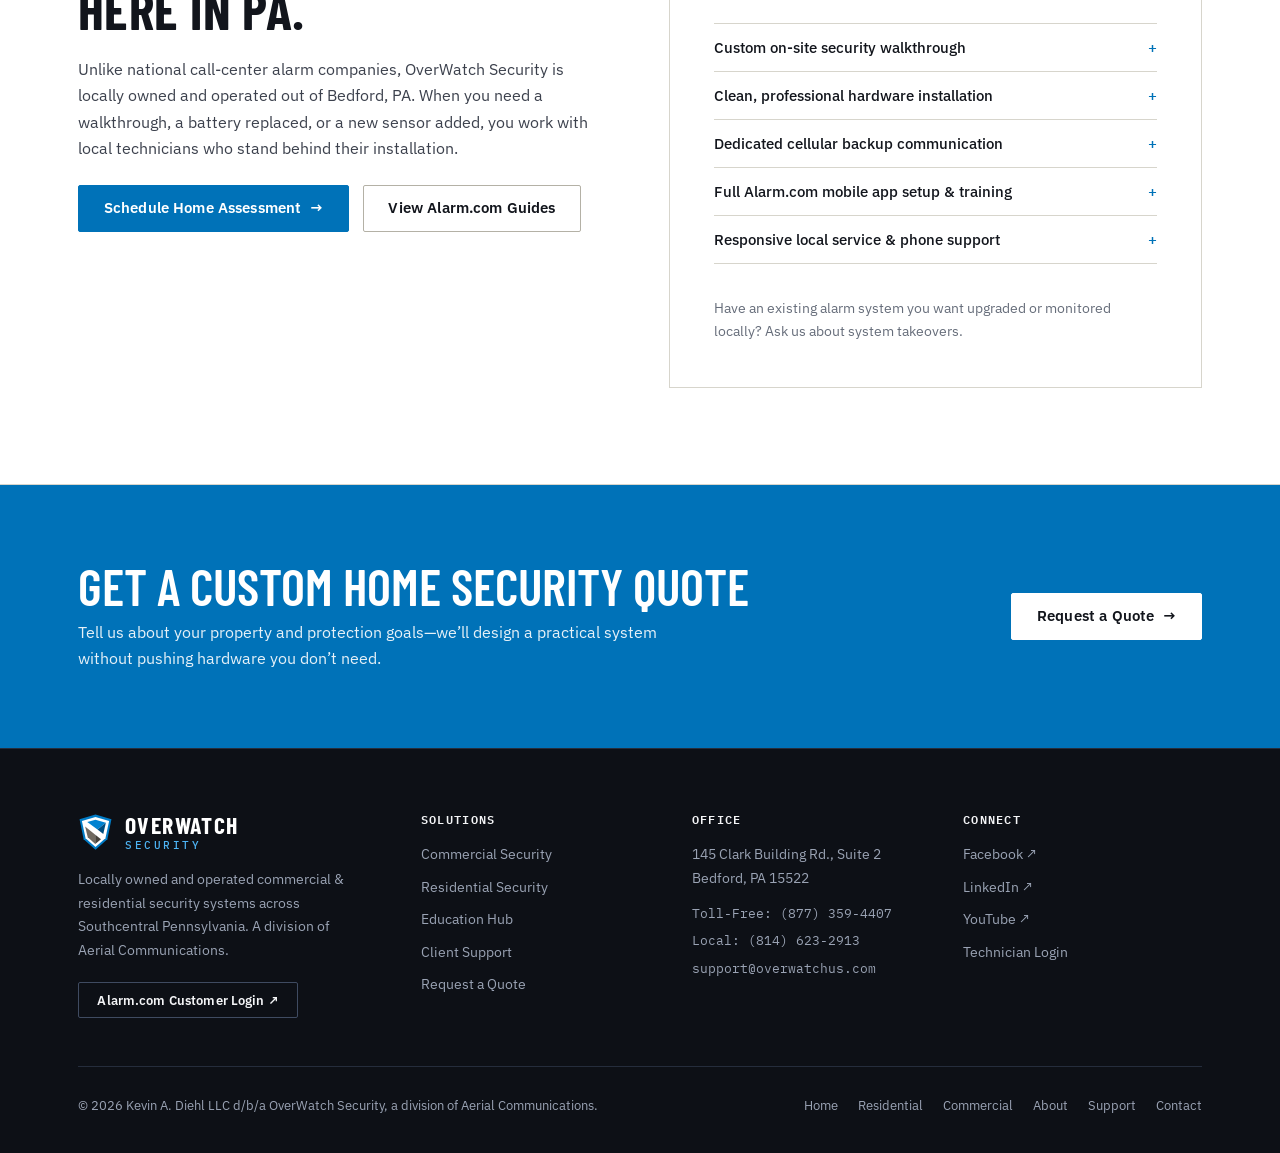
<file: residential.html>
<!DOCTYPE html>
<html lang="en">
<head>
  <meta charset="UTF-8">
  <meta name="viewport" content="width=device-width, initial-scale=1.0">
  <title>Residential Security — OverWatch Security</title>
  <meta name="description" content="Home security cameras, 24/7 cellular monitoring via Alarm.com, fire and carbon monoxide alarms, smart door locks, and intrusion detection from OverWatch Security.">
  <link rel="canonical" href="https://overwatchus.com/residential.html">
  <meta property="og:title" content="Residential Security — OverWatch Security">
  <meta property="og:url" content="https://overwatchus.com/residential.html">
  <meta name="theme-color" content="#0d1016">
  <link rel="icon" href="assets/favicon.jpg">
  <link rel="preconnect" href="https://fonts.googleapis.com">
  <link rel="preconnect" href="https://fonts.gstatic.com" crossorigin>
  <link rel="stylesheet" href="https://fonts.googleapis.com/css2?family=Barlow+Condensed:wght@600;700&family=IBM+Plex+Mono:wght@400;500&family=IBM+Plex+Sans:wght@400;500;600;700&display=swap">
  <link rel="stylesheet" href="styles.css">
</head>
<body>
  <a class="skip-link" href="#main">Skip to main content</a>

  <div class="topbar">
    <div class="container topbar-inner">
      <span class="topbar-left">BEDFORD, PA &middot; 24/7 MONITORING POWERED BY ALARM.COM</span>
      <div class="topbar-right">
        <a href="tel:+18773594407">(877) 359-4407</a>
        <a href="mailto:support@overwatchus.com?subject=Email%20from%20OverWatch%20Security%20Website">support@overwatchus.com</a>
        <a class="topbar-login" href="https://www.alarm.com/login.aspx" target="_blank" rel="noopener">Customer Login &nearr;</a>
      </div>
    </div>
  </div>

  <header class="site-header">
    <div class="container header-inner">
      <a class="brand-link" href="index.html" aria-label="OverWatch Security Home">
        <img src="assets/overwatch-shield.svg" alt="" width="37" height="40" aria-hidden="true"><span class="brand-wordmark"><span class="brand-name">OverWatch</span><span class="brand-sub">Security</span></span>
      </a>

      <nav class="site-nav" aria-label="Primary navigation">
        <a href="index.html">Home</a>
        <a href="residential.html" aria-current="page">Residential</a>
        <a href="commercial.html">Commercial</a>
        <a href="education.html">Education Hub</a>
        <a href="about.html">About</a>
        <a href="contact.html">Contact</a>
      </nav>

      <div class="header-actions">
        <a class="btn btn-outline-light btn-sm" href="support.html">Support</a>
        <a class="btn btn-primary btn-sm" href="contact.html">Request Quote <span class="arrow" aria-hidden="true">&rarr;</span></a>
        <button class="menu-toggle" type="button" data-menu-toggle aria-expanded="false" aria-controls="mobile-drawer" aria-label="Toggle navigation menu">
          <svg width="20" height="20" viewBox="0 0 20 20" fill="none" aria-hidden="true">
            <path d="M3 5h14M3 10h14M3 15h14" stroke="currentColor" stroke-width="1.8" stroke-linecap="square"/>
          </svg>
        </button>
      </div>
    </div>

    <div class="mobile-drawer" id="mobile-drawer">
      <div class="container">
        <nav aria-label="Mobile navigation">
          <a href="index.html">Home</a>
          <a href="residential.html" aria-current="page">Residential</a>
          <a href="commercial.html">Commercial</a>
          <a href="education.html">Education Hub</a>
          <a href="about.html">About</a>
          <a href="support.html">Support</a>
          <a href="contact.html">Contact</a>
        </nav>
        <div class="mobile-cta">
          <a class="btn btn-primary" href="contact.html">Request Consultation / Quote</a>
          <a class="btn btn-outline-light" href="https://www.alarm.com/login.aspx" target="_blank" rel="noopener">Alarm.com Customer Login &nearr;</a>
          <a class="btn btn-outline-light" href="tel:+18773594407">Call (877) 359-4407</a>
        </div>
      </div>
    </div>
  </header>

  <main id="main">
    <section class="page-header">
      <div class="container">
        <span class="kicker kicker--light">Residential Security</span>
        <h1>Safeguarding Your Home, Day and Night.</h1>
        <p class="lead">
          Tailored home security combining intrusion detection, fire and carbon monoxide alarms, HD cameras, smart door locks, and 24/7 cellular monitoring managed from one Alarm.com app.
        </p>
      </div>
    </section>

    <section class="section">
      <div class="container">
        <div class="section-header reveal">
          <div>
            <span class="kicker">Home Protection Systems</span>
            <h2 class="section-title">Built Around How Your Family Lives.</h2>
          </div>
          <p class="lead">
            No generic mail-order kits you have to wire yourself—our local technicians design, install, and support every sensor, camera, and lock in your home.
          </p>
        </div>

        <div class="pillar-grid reveal">
          <div class="pillar-card">
            <span class="pillar-tag">Video Surveillance</span>
            <h3>Home Security Cameras</h3>
            <p>High-definition indoor, outdoor, and doorbell cameras with clear night vision, smart motion alerts, live streaming, and alarm-triggered video clips.</p>
          </div>
          <div class="pillar-card">
            <span class="pillar-tag">24/7 Monitoring</span>
            <h3>Dedicated Cellular Connection</h3>
            <p>Professional central-station monitoring over a dedicated cellular path that stays connected even when the power fails or home Wi-Fi goes down.</p>
          </div>
          <div class="pillar-card">
            <span class="pillar-tag">Life Safety</span>
            <h3>Fire &amp; Carbon Monoxide Alarms</h3>
            <p>Monitored smoke, heat, and CO detectors that alert both your family and emergency responders immediately—even when nobody is home.</p>
          </div>
          <div class="pillar-card">
            <span class="pillar-tag">Smart Access</span>
            <h3>Smart Door Locks &amp; Codes</h3>
            <p>Lock or unlock doors remotely, assign temporary codes for guests or contractors, and get notified the moment kids arrive home from school.</p>
          </div>
          <div class="pillar-card">
            <span class="pillar-tag">Perimeter</span>
            <h3>Intrusion Detection &amp; Alarms</h3>
            <p>Door and window contacts, pet-friendly motion detectors, and glassbreak sensors engineered around your home&rsquo;s exact entry points.</p>
          </div>
          <div class="pillar-card">
            <span class="pillar-tag">One App</span>
            <h3>Powered by Alarm.com</h3>
            <p>Control your alarm panel, view live camera feeds, adjust smart locks, and check activity history from your phone, tablet, or desktop.</p>
          </div>
        </div>
      </div>
    </section>

    <section class="section section--white">
      <div class="container split-2">
        <div class="reveal">
          <span class="kicker">Local Installation &amp; Care</span>
          <h2 class="section-title" style="margin-bottom: 1.25rem;">Real Technicians, Right Here in PA.</h2>
          <p>
            Unlike national call-center alarm companies, OverWatch Security is locally owned and operated out of Bedford, PA. When you need a walkthrough, a battery replaced, or a new sensor added, you work with local technicians who stand behind their installation.
          </p>
          <div style="margin-top: 1.5rem; display: flex; flex-wrap: wrap; gap: 0.85rem;">
            <a class="btn btn-primary" href="contact.html">Schedule Home Assessment <span class="arrow" aria-hidden="true">&rarr;</span></a>
            <a class="btn btn-outline" href="education.html">View Alarm.com Guides</a>
          </div>
        </div>

        <div class="track-card reveal">
          <div>
            <span class="kicker kicker--muted">Included With Your System</span>
            <h3>What to Expect</h3>
            <ul class="check-list">
              <li>Custom on-site security walkthrough</li>
              <li>Clean, professional hardware installation</li>
              <li>Dedicated cellular backup communication</li>
              <li>Full Alarm.com mobile app setup &amp; training</li>
              <li>Responsive local service &amp; phone support</li>
            </ul>
          </div>
          <p style="margin: 0; font-size: 0.9rem; color: var(--muted);">
            Have an existing alarm system you want upgraded or monitored locally? Ask us about system takeovers.
          </p>
        </div>
      </div>
    </section>

    <section class="cta-band">
      <div class="container cta-band-inner">
        <div>
          <h2>Get a Custom Home Security Quote</h2>
          <p>Tell us about your property and protection goals—we&rsquo;ll design a practical system without pushing hardware you don&rsquo;t need.</p>
        </div>
        <a class="btn btn-white" href="contact.html">Request a Quote <span class="arrow" aria-hidden="true">&rarr;</span></a>
      </div>
    </section>
  </main>

  <footer class="site-footer">
    <div class="container">
      <div class="footer-top">
        <div>
          <a class="footer-logo" href="index.html" aria-label="OverWatch Security Home">
            <img src="assets/overwatch-shield.svg" alt="" width="35" height="38" aria-hidden="true"><span class="brand-wordmark"><span class="brand-name">OverWatch</span><span class="brand-sub">Security</span></span>
          </a>
          <p class="footer-tagline">Locally owned and operated commercial &amp; residential security systems across Southcentral Pennsylvania. A division of Aerial Communications.</p>
          <a class="btn btn-outline-light btn-sm" href="https://www.alarm.com/login.aspx" target="_blank" rel="noopener">Alarm.com Customer Login &nearr;</a>
        </div>

        <div class="footer-col">
          <h3>Solutions</h3>
          <ul>
            <li><a href="commercial.html">Commercial Security</a></li>
            <li><a href="residential.html">Residential Security</a></li>
            <li><a href="education.html">Education Hub</a></li>
            <li><a href="support.html">Client Support</a></li>
            <li><a href="contact.html">Request a Quote</a></li>
          </ul>
        </div>

        <div class="footer-col">
          <h3>Office</h3>
          <address>
            <a href="https://www.google.com/maps/dir//145+Clark+Bldg+Rd+%232,+Bedford,+PA+15522" target="_blank" rel="noopener">
              145 Clark Building Rd., Suite 2<br>Bedford, PA 15522
            </a>
          </address>
          <div class="footer-links">
            <a href="tel:+18773594407">Toll-Free: (877) 359-4407</a>
            <a href="tel:+18146232913">Local: (814) 623-2913</a>
            <a href="mailto:support@overwatchus.com?subject=Email%20from%20OverWatch%20Security%20Website">support@overwatchus.com</a>
          </div>
        </div>

        <div class="footer-col">
          <h3>Connect</h3>
          <ul>
            <li><a href="https://www.facebook.com/TheOverWatchUS" target="_blank" rel="noopener">Facebook &nearr;</a></li>
            <li><a href="https://www.linkedin.com/company/overwatch-security-us" target="_blank" rel="noopener">LinkedIn &nearr;</a></li>
            <li><a href="https://www.youtube.com/@OverWatchSecurity-US" target="_blank" rel="noopener">YouTube &nearr;</a></li>
            <li><a href="inspection.html">Technician Login</a></li>
          </ul>
        </div>
      </div>

      <div class="footer-bottom">
        <span>&copy; 2026 Kevin A. Diehl LLC d/b/a OverWatch Security, a division of Aerial Communications.</span>
        <nav class="footer-nav" aria-label="Footer navigation">
          <a href="index.html">Home</a>
          <a href="residential.html">Residential</a>
          <a href="commercial.html">Commercial</a>
          <a href="about.html">About</a>
          <a href="support.html">Support</a>
          <a href="contact.html">Contact</a>
        </nav>
      </div>
    </div>
  </footer>

  <script src="site.js"></script>
</body>
</html>
</file>
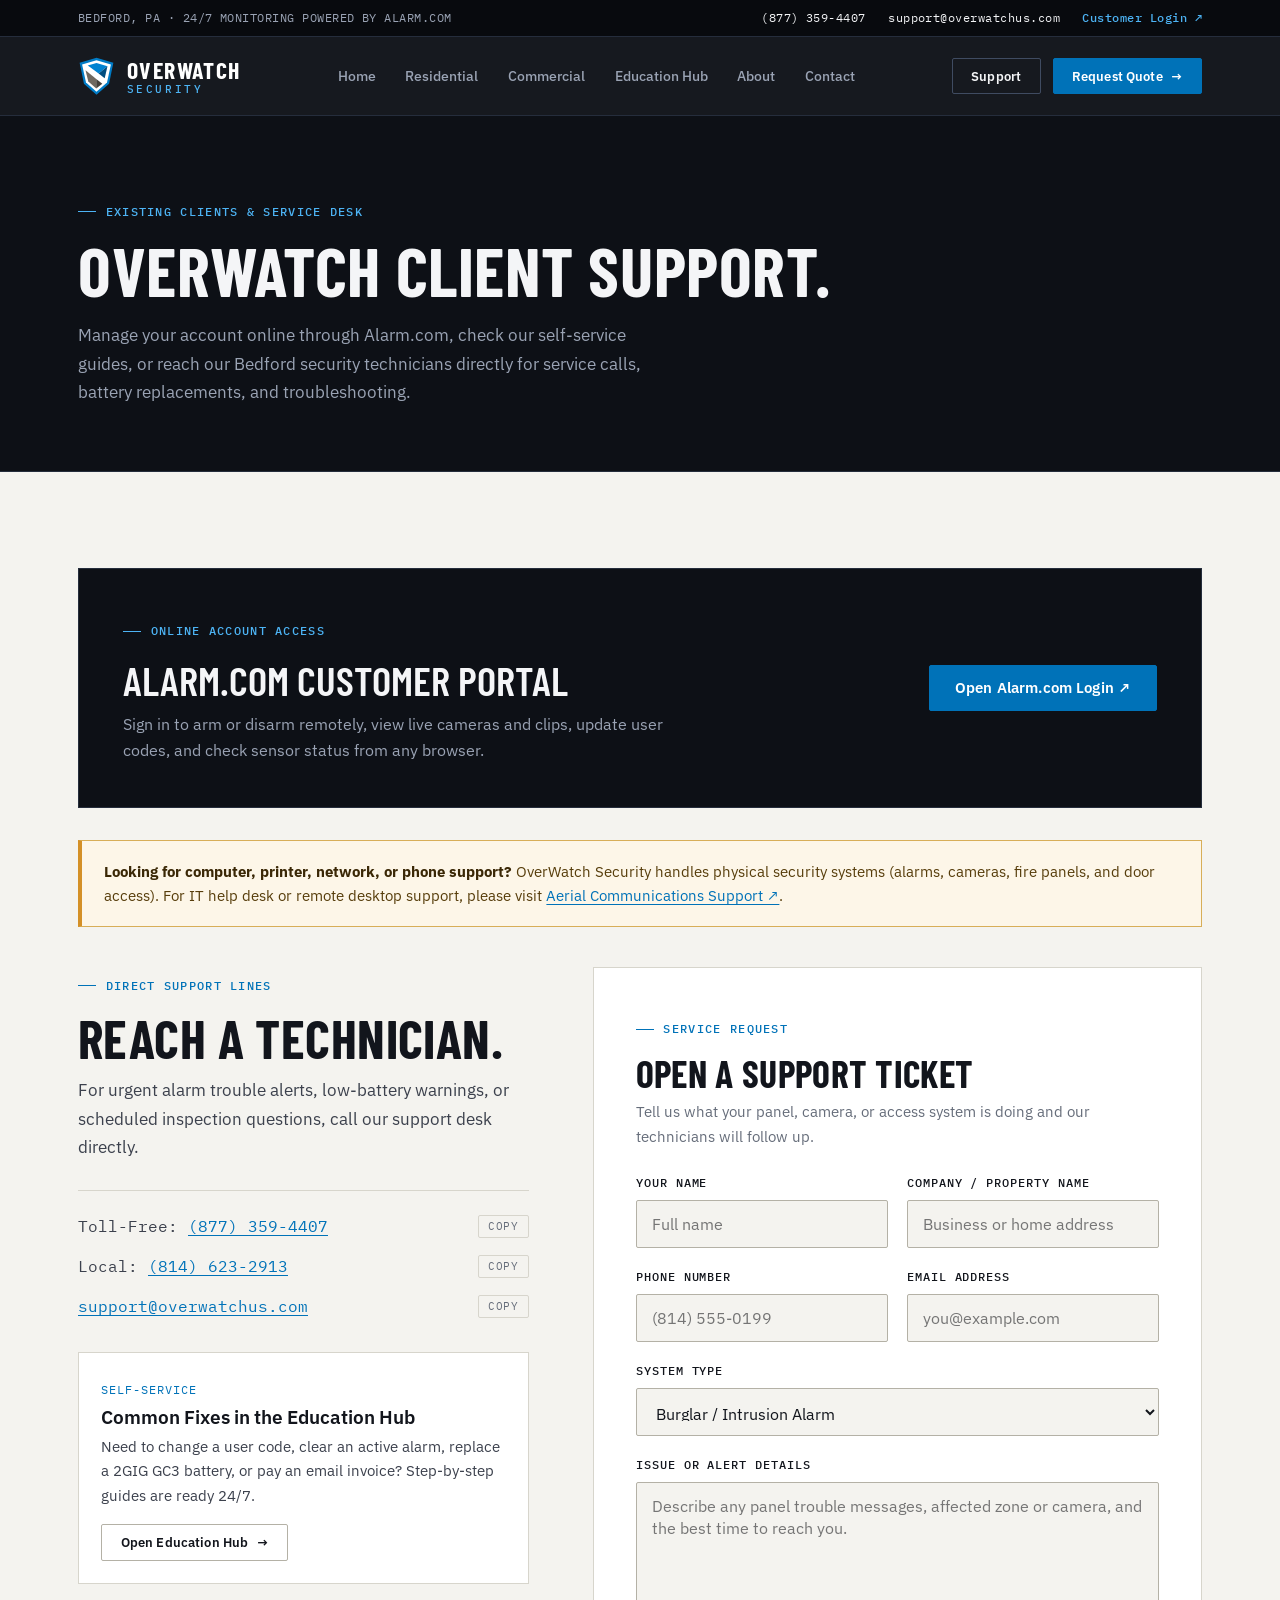
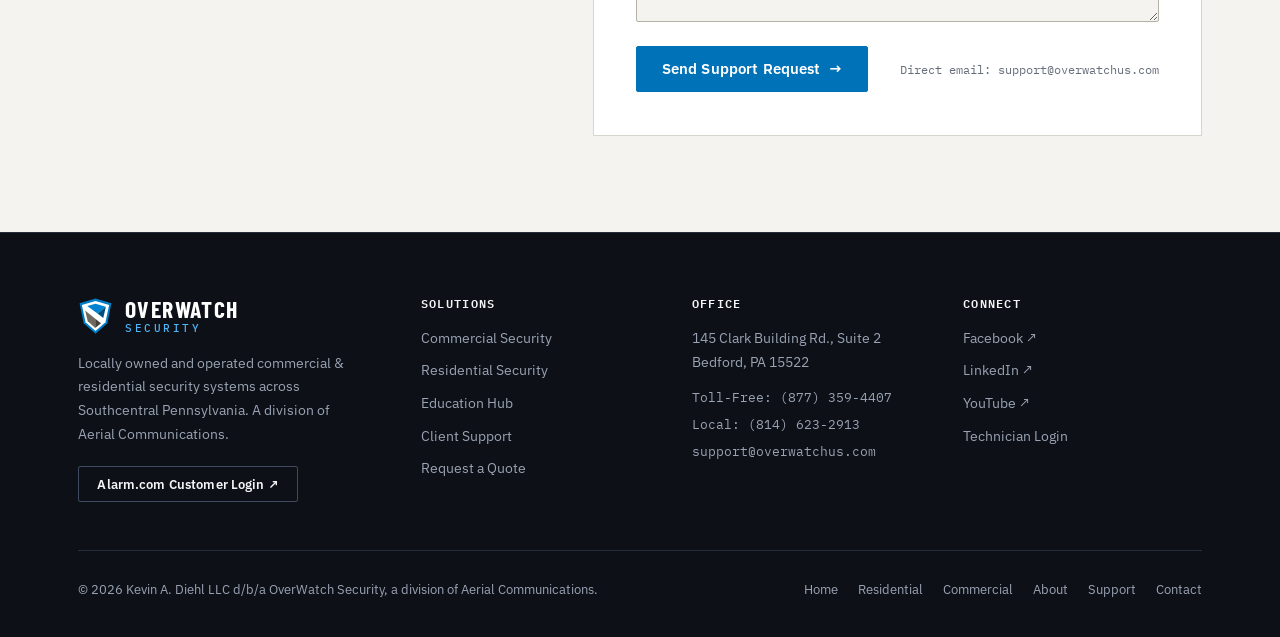
<file: support.html>
<!DOCTYPE html>
<html lang="en">
<head>
  <meta charset="UTF-8">
  <meta name="viewport" content="width=device-width, initial-scale=1.0">
  <title>Client Support — OverWatch Security | Alarm.com Login &amp; Service</title>
  <meta name="description" content="Get support for your OverWatch Security alarm, camera, fire, or access control system. Access Alarm.com Customer Login, self-service guides, or open a service ticket.">
  <link rel="canonical" href="https://overwatchus.com/support.html">
  <meta name="theme-color" content="#0d1016">
  <link rel="icon" href="assets/favicon.jpg">
  <link rel="preconnect" href="https://fonts.googleapis.com">
  <link rel="preconnect" href="https://fonts.gstatic.com" crossorigin>
  <link rel="stylesheet" href="https://fonts.googleapis.com/css2?family=Barlow+Condensed:wght@600;700&family=IBM+Plex+Mono:wght@400;500&family=IBM+Plex+Sans:wght@400;500;600;700&display=swap">
  <link rel="stylesheet" href="styles.css">
</head>
<body>
  <a class="skip-link" href="#main">Skip to main content</a>

  <div class="topbar">
    <div class="container topbar-inner">
      <span class="topbar-left">BEDFORD, PA &middot; 24/7 MONITORING POWERED BY ALARM.COM</span>
      <div class="topbar-right">
        <a href="tel:+18773594407">(877) 359-4407</a>
        <a href="mailto:support@overwatchus.com?subject=Email%20from%20OverWatch%20Security%20Website">support@overwatchus.com</a>
        <a class="topbar-login" href="https://www.alarm.com/login.aspx" target="_blank" rel="noopener">Customer Login &nearr;</a>
      </div>
    </div>
  </div>

  <header class="site-header">
    <div class="container header-inner">
      <a class="brand-link" href="index.html" aria-label="OverWatch Security Home">
        <img src="assets/overwatch-shield.svg" alt="" width="37" height="40" aria-hidden="true"><span class="brand-wordmark"><span class="brand-name">OverWatch</span><span class="brand-sub">Security</span></span>
      </a>

      <nav class="site-nav" aria-label="Primary navigation">
        <a href="index.html">Home</a>
        <a href="residential.html">Residential</a>
        <a href="commercial.html">Commercial</a>
        <a href="education.html">Education Hub</a>
        <a href="about.html">About</a>
        <a href="contact.html">Contact</a>
      </nav>

      <div class="header-actions">
        <a class="btn btn-outline-light btn-sm" href="support.html" aria-current="page">Support</a>
        <a class="btn btn-primary btn-sm" href="contact.html">Request Quote <span class="arrow" aria-hidden="true">&rarr;</span></a>
        <button class="menu-toggle" type="button" data-menu-toggle aria-expanded="false" aria-controls="mobile-drawer" aria-label="Toggle navigation menu">
          <svg width="20" height="20" viewBox="0 0 20 20" fill="none" aria-hidden="true">
            <path d="M3 5h14M3 10h14M3 15h14" stroke="currentColor" stroke-width="1.8" stroke-linecap="square"/>
          </svg>
        </button>
      </div>
    </div>

    <div class="mobile-drawer" id="mobile-drawer">
      <div class="container">
        <nav aria-label="Mobile navigation">
          <a href="index.html">Home</a>
          <a href="residential.html">Residential</a>
          <a href="commercial.html">Commercial</a>
          <a href="education.html">Education Hub</a>
          <a href="about.html">About</a>
          <a href="support.html" aria-current="page">Support</a>
          <a href="contact.html">Contact</a>
        </nav>
        <div class="mobile-cta">
          <a class="btn btn-primary" href="contact.html">Request Consultation / Quote</a>
          <a class="btn btn-outline-light" href="https://www.alarm.com/login.aspx" target="_blank" rel="noopener">Alarm.com Customer Login &nearr;</a>
          <a class="btn btn-outline-light" href="tel:+18773594407">Call (877) 359-4407</a>
        </div>
      </div>
    </div>
  </header>

  <main id="main">
    <section class="page-header">
      <div class="container">
        <span class="kicker kicker--light">Existing Clients &amp; Service Desk</span>
        <h1>OverWatch Client Support.</h1>
        <p class="lead">
          Manage your account online through Alarm.com, check our self-service guides, or reach our Bedford security technicians directly for service calls, battery replacements, and troubleshooting.
        </p>
      </div>
    </section>

    <section class="section">
      <div class="container">
        <div class="portal-banner" style="margin-bottom: 2rem;">
          <div>
            <span class="kicker kicker--light">Online Account Access</span>
            <h2>Alarm.com Customer Portal</h2>
            <p>Sign in to arm or disarm remotely, view live cameras and clips, update user codes, and check sensor status from any browser.</p>
          </div>
          <a class="btn btn-primary" href="https://www.alarm.com/login.aspx" target="_blank" rel="noopener">Open Alarm.com Login &nearr;</a>
        </div>

        <div class="notice" style="margin-bottom: 2.5rem;">
          <strong>Looking for computer, printer, network, or phone support?</strong> OverWatch Security handles physical security systems (alarms, cameras, fire panels, and door access). For IT help desk or remote desktop support, please visit <a href="https://aerialcom.net/support.html" target="_blank" rel="noopener">Aerial Communications Support &nearr;</a>.
        </div>

        <div class="split-editorial">
          <div>
            <span class="kicker">Direct Support Lines</span>
            <h2 class="section-title">Reach a Technician.</h2>
            <p class="lead" style="margin-top: 0.75rem;">
              For urgent alarm trouble alerts, low-battery warnings, or scheduled inspection questions, call our support desk directly.
            </p>

            <div class="direct-card">
              <div class="direct-row">
                <span class="mono">Toll-Free: <a href="tel:+18773594407">(877) 359-4407</a></span>
                <button class="copy-btn" type="button" data-copy="(877) 359-4407">Copy</button>
              </div>
              <div class="direct-row">
                <span class="mono">Local: <a href="tel:+18146232913">(814) 623-2913</a></span>
                <button class="copy-btn" type="button" data-copy="(814) 623-2913">Copy</button>
              </div>
              <div class="direct-row">
                <span class="mono"><a href="mailto:support@overwatchus.com">support@overwatchus.com</a></span>
                <button class="copy-btn" type="button" data-copy="support@overwatchus.com">Copy</button>
              </div>
            </div>

            <div style="margin-top: 2rem; padding: 1.4rem; background-color: var(--white); border: 1px solid var(--rule);">
              <span class="pillar-tag" style="margin-bottom: 0.5rem;">Self-Service</span>
              <h3 style="margin-bottom: 0.45rem;">Common Fixes in the Education Hub</h3>
              <p style="margin: 0 0 1rem; font-size: 0.92rem;">Need to change a user code, clear an active alarm, replace a 2GIG GC3 battery, or pay an email invoice? Step-by-step guides are ready 24/7.</p>
              <a class="btn btn-outline btn-sm" href="education.html">Open Education Hub <span class="arrow" aria-hidden="true">&rarr;</span></a>
            </div>
          </div>

          <div class="form-panel">
            <span class="kicker">Service Request</span>
            <h2 class="section-title" style="font-size: clamp(1.75rem, 3vw, 2.35rem); margin-bottom: 0.5rem;">Open a Support Ticket</h2>
            <p style="margin: 0 0 1.5rem; font-size: 0.94rem; color: var(--muted);">Tell us what your panel, camera, or access system is doing and our technicians will follow up.</p>

            <form data-static-form data-subject="Support Request — OverWatch Security Website">
              <div class="form-grid">
                <div class="form-field">
                  <label for="sup-name">Your Name</label>
                  <input id="sup-name" name="Name" type="text" required autocomplete="name" placeholder="Full name">
                </div>
                <div class="form-field">
                  <label for="sup-account">Company / Property Name</label>
                  <input id="sup-account" name="Property or Company" type="text" placeholder="Business or home address">
                </div>
                <div class="form-field">
                  <label for="sup-phone">Phone Number</label>
                  <input id="sup-phone" name="Phone" type="tel" required autocomplete="tel" placeholder="(814) 555-0199">
                </div>
                <div class="form-field">
                  <label for="sup-email">Email Address</label>
                  <input id="sup-email" name="Email" type="email" required autocomplete="email" placeholder="you@example.com">
                </div>
                <div class="form-field form-field--full">
                  <label for="sup-system">System Type</label>
                  <select id="sup-system" name="System Type">
                    <option value="Burglar / Intrusion Alarm">Burglar / Intrusion Alarm</option>
                    <option value="Fire Alarm / Smoke / CO">Fire Alarm / Smoke / CO</option>
                    <option value="Security Cameras / Video">Security Cameras / Video</option>
                    <option value="Door Access Control / Smart Locks">Door Access Control / Smart Locks</option>
                    <option value="Alarm.com App or User Codes">Alarm.com App or User Codes</option>
                    <option value="Billing / Invoice / Battery Order">Billing / Invoice / Battery Order</option>
                  </select>
                </div>
                <div class="form-field form-field--full">
                  <label for="sup-details">Issue or Alert Details</label>
                  <textarea id="sup-details" name="Details" required placeholder="Describe any panel trouble messages, affected zone or camera, and the best time to reach you."></textarea>
                </div>
              </div>

              <div class="form-actions">
                <button class="btn btn-primary" type="submit">Send Support Request <span class="arrow" aria-hidden="true">&rarr;</span></button>
                <p class="form-note">Direct email: support@overwatchus.com</p>
              </div>
              <div class="form-status" data-form-status role="status" aria-live="polite"></div>
            </form>
          </div>
        </div>
      </div>
    </section>
  </main>

  <footer class="site-footer">
    <div class="container">
      <div class="footer-top">
        <div>
          <a class="footer-logo" href="index.html" aria-label="OverWatch Security Home">
            <img src="assets/overwatch-shield.svg" alt="" width="35" height="38" aria-hidden="true"><span class="brand-wordmark"><span class="brand-name">OverWatch</span><span class="brand-sub">Security</span></span>
          </a>
          <p class="footer-tagline">Locally owned and operated commercial &amp; residential security systems across Southcentral Pennsylvania. A division of Aerial Communications.</p>
          <a class="btn btn-outline-light btn-sm" href="https://www.alarm.com/login.aspx" target="_blank" rel="noopener">Alarm.com Customer Login &nearr;</a>
        </div>

        <div class="footer-col">
          <h3>Solutions</h3>
          <ul>
            <li><a href="commercial.html">Commercial Security</a></li>
            <li><a href="residential.html">Residential Security</a></li>
            <li><a href="education.html">Education Hub</a></li>
            <li><a href="support.html">Client Support</a></li>
            <li><a href="contact.html">Request a Quote</a></li>
          </ul>
        </div>

        <div class="footer-col">
          <h3>Office</h3>
          <address>
            <a href="https://www.google.com/maps/dir//145+Clark+Bldg+Rd+%232,+Bedford,+PA+15522" target="_blank" rel="noopener">
              145 Clark Building Rd., Suite 2<br>Bedford, PA 15522
            </a>
          </address>
          <div class="footer-links">
            <a href="tel:+18773594407">Toll-Free: (877) 359-4407</a>
            <a href="tel:+18146232913">Local: (814) 623-2913</a>
            <a href="mailto:support@overwatchus.com?subject=Email%20from%20OverWatch%20Security%20Website">support@overwatchus.com</a>
          </div>
        </div>

        <div class="footer-col">
          <h3>Connect</h3>
          <ul>
            <li><a href="https://www.facebook.com/TheOverWatchUS" target="_blank" rel="noopener">Facebook &nearr;</a></li>
            <li><a href="https://www.linkedin.com/company/overwatch-security-us" target="_blank" rel="noopener">LinkedIn &nearr;</a></li>
            <li><a href="https://www.youtube.com/@OverWatchSecurity-US" target="_blank" rel="noopener">YouTube &nearr;</a></li>
            <li><a href="inspection.html">Technician Login</a></li>
          </ul>
        </div>
      </div>

      <div class="footer-bottom">
        <span>&copy; 2026 Kevin A. Diehl LLC d/b/a OverWatch Security, a division of Aerial Communications.</span>
        <nav class="footer-nav" aria-label="Footer navigation">
          <a href="index.html">Home</a>
          <a href="residential.html">Residential</a>
          <a href="commercial.html">Commercial</a>
          <a href="about.html">About</a>
          <a href="support.html">Support</a>
          <a href="contact.html">Contact</a>
        </nav>
      </div>
    </div>
  </footer>

  <script src="site.js"></script>
</body>
</html>
</file>
<file: styles.css>
/* ==========================================================================
   OverWatch Security — Architectural Security Design System
   Rooted in the OverWatch Shield mark: Matte Obsidian, Industrial Cerulean,
   Warm Architectural Paper, and Crisp 1px Structural Rules.
   ========================================================================== */

:root {
  --obsidian: #0d1016;
  --obsidian-2: #141923;
  --obsidian-3: #1b2230;
  --obsidian-rule: #252d3c;
  --obsidian-ink: #f4f5f7;
  --obsidian-muted: #9aa3b4;

  --paper: #f4f3ef;
  --white: #ffffff;
  --stone: #e9e7df;

  --ink: #12151c;
  --body: #3c414d;
  --muted: #666d7a;
  --rule: #d7d5cc;
  --rule-strong: #b4b1a6;

  --blue: #0072b8;
  --blue-deep: #00548a;
  --blue-light: #4db4f5;
  --blue-wash: #e8f3fa;

  --amber: #d49027;
  --amber-bg: #fdf6e8;
  --amber-rule: #d8ae58;
  --amber-ink: #573d0b;

  --font-display: 'Barlow Condensed', 'Arial Narrow', sans-serif;
  --font-sans: 'IBM Plex Sans', -apple-system, BlinkMacSystemFont, 'Segoe UI', sans-serif;
  --font-mono: 'IBM Plex Mono', ui-monospace, SFMono-Regular, Menlo, monospace;

  --ease-out: cubic-bezier(0.16, 1, 0.3, 1);
  --container: 1220px;
  --radius: 2px;
}

*,
*::before,
*::after {
  box-sizing: border-box;
}

html {
  font-size: 16px;
  scroll-behavior: smooth;
  -webkit-text-size-adjust: 100%;
  overflow-x: clip;
}

body {
  margin: 0;
  min-height: 100dvh;
  display: flex;
  flex-direction: column;
  font-family: var(--font-sans);
  font-size: 1rem;
  line-height: 1.65;
  color: var(--body);
  background-color: var(--paper);
  -webkit-font-smoothing: antialiased;
  text-rendering: optimizeLegibility;
  overflow-x: clip;
}

main {
  flex: 1 0 auto;
}

.page-404 {
  background-color: var(--obsidian);
}

.page-404 main {
  display: flex;
  flex-direction: column;
  background-color: var(--obsidian);
}

.page-404 .hero {
  flex: 1;
  display: flex;
  align-items: center;
  border-bottom: 0;
}

::selection {
  background: var(--blue);
  color: #ffffff;
}

img {
  display: block;
  max-width: 100%;
  height: auto;
}

a {
  color: var(--blue);
  text-decoration-thickness: 1px;
  text-underline-offset: 3px;
  transition: color 0.18s ease, border-color 0.18s ease;
}

a:hover {
  color: var(--blue-deep);
}

:focus-visible {
  outline: 2px solid var(--blue-light);
  outline-offset: 3px;
}

.skip-link {
  position: absolute;
  left: -9999px;
  top: 0;
  background: var(--blue);
  color: #ffffff;
  padding: 0.75rem 1.25rem;
  font-weight: 600;
  z-index: 1000;
}
.skip-link:focus {
  left: 0;
}

.container {
  width: 100%;
  max-width: var(--container);
  margin: 0 auto;
  padding-left: clamp(1.15rem, 4vw, 3rem);
  padding-right: clamp(1.15rem, 4vw, 3rem);
}

/* ==========================================================================
   Scroll Choreography
   ========================================================================== */

.js-anim .reveal {
  opacity: 0;
  transform: translateY(10px);
  transition: opacity 0.42s var(--ease-out), transform 0.42s var(--ease-out);
}

.js-anim .reveal.is-visible {
  opacity: 1;
  transform: translateY(0);
}

@media (prefers-reduced-motion: reduce) {
  html { scroll-behavior: auto; }
  .js-anim .reveal {
    opacity: 1;
    transform: none;
    transition: none;
  }
}

/* ==========================================================================
   Typography
   ========================================================================== */

h1, h2, h3, h4 {
  margin: 0;
  color: var(--ink);
  font-weight: 600;
  line-height: 1.12;
}

.display {
  font-family: var(--font-display);
  font-weight: 700;
  text-transform: uppercase;
  letter-spacing: 0.005em;
  line-height: 0.94;
}

.section-title {
  font-family: var(--font-display);
  font-size: clamp(2rem, 4.2vw, 3.45rem);
  font-weight: 700;
  text-transform: uppercase;
  letter-spacing: 0.008em;
  line-height: 0.98;
}

.kicker {
  display: inline-flex;
  align-items: center;
  gap: 0.6rem;
  font-family: var(--font-mono);
  font-size: 0.74rem;
  font-weight: 500;
  letter-spacing: 0.11em;
  text-transform: uppercase;
  color: var(--blue);
  margin-bottom: 1rem;
}

.kicker::before {
  content: "";
  width: 18px;
  height: 1px;
  background-color: currentColor;
}

.kicker--light {
  color: var(--blue-light);
}

.kicker--muted {
  color: var(--muted);
}

.lead {
  font-size: clamp(1.04rem, 1.35vw, 1.2rem);
  line-height: 1.65;
  color: var(--body);
  max-width: 60ch;
  margin: 0;
}

.mono {
  font-family: var(--font-mono);
}

/* ==========================================================================
   Buttons
   ========================================================================== */

.btn {
  display: inline-flex;
  align-items: center;
  justify-content: center;
  gap: 0.55rem;
  padding: 0.88rem 1.55rem;
  font-family: var(--font-sans);
  font-size: 0.92rem;
  font-weight: 600;
  letter-spacing: 0.01em;
  line-height: 1.1;
  text-decoration: none;
  border-radius: var(--radius);
  border: 1px solid transparent;
  cursor: pointer;
  white-space: nowrap;
  transition: background-color 0.2s var(--ease-out),
              border-color 0.2s var(--ease-out),
              color 0.2s var(--ease-out),
              transform 0.2s var(--ease-out);
}

.btn .arrow {
  display: inline-block;
  transition: transform 0.22s var(--ease-out);
}

.btn:hover .arrow {
  transform: translateX(4px);
}

.btn-primary {
  background-color: var(--blue);
  border-color: var(--blue);
  color: #ffffff;
}
.btn-primary:hover {
  background-color: var(--blue-deep);
  border-color: var(--blue-deep);
  color: #ffffff;
}

.btn-ink {
  background-color: var(--ink);
  border-color: var(--ink);
  color: #ffffff;
}
.btn-ink:hover {
  background-color: var(--blue);
  border-color: var(--blue);
  color: #ffffff;
}

.btn-outline {
  background-color: transparent;
  border-color: var(--rule-strong);
  color: var(--ink);
}
.btn-outline:hover {
  border-color: var(--ink);
  background-color: var(--white);
  color: var(--ink);
}

.btn-outline-light {
  background-color: transparent;
  border-color: #3f4b61;
  color: var(--obsidian-ink);
}
.btn-outline-light:hover {
  border-color: #ffffff;
  background-color: rgba(255, 255, 255, 0.06);
  color: #ffffff;
}

.btn-white {
  background-color: #ffffff;
  border-color: #ffffff;
  color: var(--ink);
}
.btn-white:hover {
  background-color: var(--obsidian);
  border-color: var(--obsidian);
  color: #ffffff;
}

.btn-sm {
  padding: 0.62rem 1.15rem;
  font-size: 0.84rem;
}

.copy-btn {
  display: inline-flex;
  align-items: center;
  padding: 0.22rem 0.55rem;
  font-family: var(--font-mono);
  font-size: 0.7rem;
  text-transform: uppercase;
  letter-spacing: 0.06em;
  color: var(--muted);
  background: transparent;
  border: 1px solid var(--rule);
  border-radius: var(--radius);
  cursor: pointer;
  transition: color 0.15s ease, border-color 0.15s ease, background-color 0.15s ease;
}
.copy-btn:hover {
  color: var(--ink);
  border-color: var(--ink);
  background-color: var(--white);
}
.copy-btn.is-copied {
  color: var(--blue);
  border-color: var(--blue);
  background-color: var(--blue-wash);
}

/* ==========================================================================
   Utility Bar & Dark Command Header
   ========================================================================== */

.topbar {
  background-color: #080a0e;
  color: var(--obsidian-muted);
  font-family: var(--font-mono);
  font-size: 0.74rem;
  letter-spacing: 0.04em;
  border-bottom: 1px solid var(--obsidian-rule);
}

.topbar-inner {
  display: flex;
  align-items: center;
  justify-content: space-between;
  gap: 1rem;
  min-height: 36px;
  padding-top: 0.35rem;
  padding-bottom: 0.35rem;
  flex-wrap: wrap;
}

.topbar-right {
  display: flex;
  align-items: center;
  gap: 1.4rem;
  flex-wrap: wrap;
}

.topbar a {
  color: var(--obsidian-ink);
  text-decoration: none;
}
.topbar a:hover {
  color: var(--blue-light);
}

.topbar-login {
  color: var(--blue-light) !important;
  font-weight: 500;
}

.site-header {
  position: sticky;
  top: 0;
  z-index: 200;
  background-color: rgba(13, 16, 22, 0.96);
  backdrop-filter: blur(12px);
  border-bottom: 1px solid var(--obsidian-rule);
  transition: box-shadow 0.25s ease;
}

.site-header.is-scrolled {
  box-shadow: 0 12px 36px rgba(0, 0, 0, 0.32);
}

.header-inner {
  display: flex;
  align-items: center;
  justify-content: space-between;
  gap: 1.5rem;
  height: 78px;
}

.brand-link {
  display: inline-flex;
  align-items: center;
  gap: 0.72rem;
  text-decoration: none;
  flex-shrink: 0;
}

.brand-link img {
  height: 40px;
  width: auto;
  flex-shrink: 0;
}

.brand-wordmark {
  display: flex;
  flex-direction: column;
  line-height: 1;
  gap: 0.16rem;
}

.brand-name {
  font-family: var(--font-display);
  font-size: 1.48rem;
  font-weight: 700;
  letter-spacing: 0.06em;
  text-transform: uppercase;
  color: #ffffff;
}

.brand-sub {
  font-family: var(--font-mono);
  font-size: 0.66rem;
  font-weight: 500;
  letter-spacing: 0.24em;
  text-transform: uppercase;
  color: var(--blue-light);
}

.site-nav {
  display: flex;
  align-items: center;
  gap: 0.15rem;
}

.site-nav a {
  position: relative;
  padding: 0.55rem 0.85rem;
  font-size: 0.9rem;
  font-weight: 500;
  color: var(--obsidian-muted);
  text-decoration: none;
}

.site-nav a::after {
  content: "";
  position: absolute;
  left: 0.85rem;
  right: 0.85rem;
  bottom: 0.2rem;
  height: 2px;
  background-color: var(--blue-light);
  transform: scaleX(0);
  transform-origin: left;
  transition: transform 0.24s var(--ease-out);
}

.site-nav a:hover,
.site-nav a[aria-current="page"] {
  color: #ffffff;
}

.site-nav a:hover::after,
.site-nav a[aria-current="page"]::after {
  transform: scaleX(1);
}

.header-actions {
  display: flex;
  align-items: center;
  gap: 0.75rem;
}

.menu-toggle {
  display: none;
  align-items: center;
  justify-content: center;
  width: 42px;
  height: 42px;
  padding: 0;
  background: transparent;
  border: 1px solid var(--obsidian-rule);
  border-radius: var(--radius);
  color: var(--obsidian-ink);
  cursor: pointer;
}

.mobile-drawer {
  display: none;
  background-color: var(--obsidian-2);
  border-bottom: 1px solid var(--obsidian-rule);
  max-height: calc(100dvh - 64px);
  overflow-y: auto;
  box-shadow: 0 20px 44px rgba(0, 0, 0, 0.45);
  padding-top: 0.5rem;
  padding-bottom: 1.75rem;
}
.mobile-drawer.is-open {
  display: block;
}
.mobile-drawer nav {
  display: flex;
  flex-direction: column;
}
.mobile-drawer nav a {
  padding: 0.9rem 0;
  font-family: var(--font-display);
  font-size: 1.55rem;
  font-weight: 700;
  text-transform: uppercase;
  letter-spacing: 0.02em;
  color: var(--obsidian-ink);
  text-decoration: none;
  border-bottom: 1px solid var(--obsidian-rule);
}
.mobile-drawer nav a[aria-current="page"] {
  color: var(--blue-light);
}
.mobile-drawer .mobile-cta {
  margin-top: 1.25rem;
  display: grid;
  gap: 0.65rem;
}

/* ==========================================================================
   Command Obsidian Hero (Home)
   ========================================================================== */

.hero {
  position: relative;
  background-color: var(--obsidian);
  color: var(--obsidian-ink);
  border-bottom: 1px solid var(--obsidian-rule);
  overflow: hidden;
}

.hero-particles {
  position: absolute;
  inset: 0;
  width: 100%;
  height: 100%;
  pointer-events: none;
  z-index: 0;
}

.hero-inner {
  position: relative;
  z-index: 1;
  padding-top: clamp(4.75rem, 9.5vw, 8.25rem);
  padding-bottom: clamp(4rem, 8vw, 6.5rem);
  text-align: center;
}

.hero-content {
  max-width: 840px;
  margin: 0 auto;
}

.hero .kicker {
  color: var(--blue-light);
}

.hero .kicker::after {
  content: "";
  width: 18px;
  height: 1px;
  background-color: currentColor;
}

.hero-title {
  font-size: clamp(2.55rem, 7.2vw, 6.2rem);
  color: var(--obsidian-ink);
  margin-bottom: 1.35rem;
}

.hero-title .accent {
  color: var(--blue-light);
}

.hero .lead {
  color: var(--obsidian-muted);
  margin: 0 auto;
}

.hero-actions {
  display: flex;
  flex-wrap: wrap;
  justify-content: center;
  gap: 0.85rem;
  margin-top: 2.25rem;
}

.hero-meta-bar {
  display: flex;
  flex-wrap: wrap;
  justify-content: center;
  gap: 1.5rem 3rem;
  max-width: 780px;
  margin: 3.25rem auto 0;
  padding-top: 1.75rem;
  border-top: 1px solid var(--obsidian-rule);
}

.hero-meta-item {
  display: flex;
  flex-direction: column;
  align-items: center;
  gap: 0.2rem;
}

.hero-meta-label {
  font-family: var(--font-mono);
  font-size: 0.68rem;
  letter-spacing: 0.1em;
  text-transform: uppercase;
  color: var(--obsidian-muted);
}

.hero-meta-value {
  font-size: 0.92rem;
  font-weight: 600;
  color: var(--obsidian-ink);
}

/* ==========================================================================
   Inner Page Header (Dark Command Band)
   ========================================================================== */

.page-header {
  background-color: var(--obsidian);
  color: var(--obsidian-ink);
  border-bottom: 1px solid var(--obsidian-rule);
  padding-top: clamp(3.25rem, 6vw, 5.25rem);
  padding-bottom: clamp(2.75rem, 5vw, 4.25rem);
}

.page-header h1 {
  font-family: var(--font-display);
  font-size: clamp(2.35rem, 5.4vw, 4.5rem);
  font-weight: 700;
  text-transform: uppercase;
  letter-spacing: 0.008em;
  line-height: 0.96;
  color: var(--obsidian-ink);
  margin-bottom: 1.1rem;
}

.page-header .lead {
  color: var(--obsidian-muted);
}

/* ==========================================================================
   Sections & Surface Rhythm
   ========================================================================== */

.section {
  padding-top: clamp(4rem, 7.5vw, 6.75rem);
  padding-bottom: clamp(4rem, 7.5vw, 6.75rem);
}

.section--white {
  background-color: var(--white);
  border-top: 1px solid var(--rule);
  border-bottom: 1px solid var(--rule);
}

.section--obsidian {
  background-color: var(--obsidian);
  color: var(--obsidian-muted);
}

.section--obsidian h2,
.section--obsidian h3,
.section--obsidian .section-title {
  color: var(--obsidian-ink);
}

.section--obsidian .lead {
  color: var(--obsidian-muted);
}

.section-header {
  display: grid;
  grid-template-columns: minmax(0, 1.05fr) minmax(0, 0.95fr);
  gap: clamp(1.5rem, 4vw, 4rem);
  align-items: end;
  margin-bottom: clamp(2.25rem, 4.5vw, 3.5rem);
  padding-bottom: 1.75rem;
  border-bottom: 1px solid var(--rule);
}

.section--obsidian .section-header {
  border-bottom-color: var(--obsidian-rule);
}

.split-2 {
  display: grid;
  grid-template-columns: repeat(2, minmax(0, 1fr));
  gap: clamp(2rem, 4.5vw, 4.5rem);
  align-items: start;
}

.split-editorial {
  display: grid;
  grid-template-columns: minmax(0, 0.85fr) minmax(0, 1.15fr);
  gap: clamp(2rem, 5vw, 4.5rem);
  align-items: start;
}

/* ==========================================================================
   Protection Pillars & Tracks
   ========================================================================== */

.pillar-grid {
  display: grid;
  grid-template-columns: repeat(3, minmax(0, 1fr));
  gap: 1px;
  background-color: var(--rule);
  border: 1px solid var(--rule);
}

.pillar-card {
  background-color: var(--white);
  padding: clamp(1.6rem, 3vw, 2.35rem);
}

.pillar-tag {
  display: inline-block;
  font-family: var(--font-mono);
  font-size: 0.72rem;
  letter-spacing: 0.08em;
  text-transform: uppercase;
  color: var(--blue);
  margin-bottom: 0.9rem;
}

.pillar-card h3 {
  font-size: 1.16rem;
  margin-bottom: 0.65rem;
}

.pillar-card p {
  margin: 0;
  font-size: 0.94rem;
  color: var(--body);
}

.section--obsidian .pillar-grid {
  background-color: var(--obsidian-rule);
  border-color: var(--obsidian-rule);
}

.section--obsidian .pillar-card {
  background-color: var(--obsidian-2);
}

.section--obsidian .pillar-tag {
  color: var(--blue-light);
}

.section--obsidian .pillar-card p {
  color: var(--obsidian-muted);
}

/* Residential vs Commercial Track Cards */
.track-grid {
  display: grid;
  grid-template-columns: repeat(2, minmax(0, 1fr));
  gap: 1.75rem;
}

.track-card {
  background-color: var(--white);
  border: 1px solid var(--rule);
  border-top: 4px solid var(--blue);
  padding: clamp(1.75rem, 3.5vw, 2.75rem);
  display: flex;
  flex-direction: column;
  justify-content: space-between;
  transition: transform 0.25s var(--ease-out), box-shadow 0.25s var(--ease-out);
}

.track-card:hover {
  transform: translateY(-2px);
  box-shadow: 0 18px 40px rgba(13, 16, 22, 0.08);
}

.track-card--dark {
  background-color: var(--obsidian-2);
  border-color: var(--obsidian-rule);
  border-top-color: var(--blue-light);
  color: var(--obsidian-muted);
}

.section--obsidian .track-card:not(.track-card--dark) {
  color: var(--body);
}

.section--obsidian .track-card:not(.track-card--dark) h2,
.section--obsidian .track-card:not(.track-card--dark) h3 {
  color: var(--ink);
}

.section--obsidian .track-card:not(.track-card--dark) p {
  color: var(--body);
}

.track-card--dark h2,
.track-card--dark h3 {
  color: var(--obsidian-ink);
}

.track-card h2 {
  font-family: var(--font-display);
  font-size: clamp(1.9rem, 3vw, 2.5rem);
  text-transform: uppercase;
  margin-bottom: 0.75rem;
}

.check-list {
  list-style: none;
  padding: 0;
  margin: 1.5rem 0 2rem;
  border-top: 1px solid var(--rule);
}

.check-list li {
  padding: 0.68rem 0;
  border-bottom: 1px solid var(--rule);
  display: flex;
  align-items: center;
  justify-content: space-between;
  gap: 0.75rem;
  font-weight: 500;
  color: var(--ink);
  font-size: 0.95rem;
}

.check-list li::after {
  content: "+";
  font-family: var(--font-mono);
  color: var(--blue);
}

.track-card--dark .check-list {
  border-top-color: var(--obsidian-rule);
}

.track-card--dark .check-list li {
  border-bottom-color: var(--obsidian-rule);
  color: var(--obsidian-ink);
}

.track-card--dark .check-list li::after {
  color: var(--blue-light);
}

/* ==========================================================================
   Expandable Security Disciplines
   ========================================================================== */

.service-list {
  border-top: 1px solid var(--rule);
}

.service-item {
  border-bottom: 1px solid var(--rule);
  transition: background-color 0.2s ease;
}

.service-item:hover {
  background-color: rgba(244, 243, 239, 0.7);
}

.service-trigger {
  width: 100%;
  display: grid;
  grid-template-columns: minmax(230px, 0.85fr) minmax(0, 1.45fr) 44px;
  gap: 1rem 2rem;
  align-items: center;
  padding: 1.85rem 0.5rem;
  background: transparent;
  border: 0;
  text-align: left;
  cursor: pointer;
  color: inherit;
  font: inherit;
}

.service-heading {
  font-family: var(--font-display);
  font-size: clamp(1.5rem, 2.2vw, 1.95rem);
  font-weight: 700;
  text-transform: uppercase;
  letter-spacing: 0.015em;
  color: var(--ink);
  line-height: 1.05;
}

.service-sub {
  display: block;
  margin-top: 0.35rem;
  font-family: var(--font-mono);
  font-size: 0.74rem;
  font-weight: 400;
  text-transform: none;
  color: var(--muted);
}

.service-summary {
  margin: 0;
  font-size: 0.95rem;
  color: var(--body);
  line-height: 1.6;
}

.service-plus {
  width: 34px;
  height: 34px;
  border: 1px solid var(--rule-strong);
  border-radius: var(--radius);
  display: inline-flex;
  align-items: center;
  justify-content: center;
  justify-self: end;
  color: var(--ink);
  font-family: var(--font-mono);
  font-size: 1.1rem;
  line-height: 1;
  transition: transform 0.25s var(--ease-out), background-color 0.2s ease, border-color 0.2s ease, color 0.2s ease;
}

.service-item.is-open .service-plus {
  background-color: var(--blue);
  border-color: var(--blue);
  color: #ffffff;
  transform: rotate(45deg);
}

.service-panel {
  display: grid;
  grid-template-rows: 0fr;
  transition: grid-template-rows 0.32s var(--ease-out);
}

.service-item.is-open .service-panel {
  grid-template-rows: 1fr;
}

.service-panel-inner {
  overflow: hidden;
}

.service-panel-content {
  padding: 0 0.5rem 2rem;
}

.service-scope {
  display: grid;
  grid-template-columns: minmax(0, 1.25fr) minmax(0, 0.75fr);
  gap: 1.75rem;
  padding: 1.45rem 1.65rem;
  background-color: var(--paper);
  border: 1px solid var(--rule);
  border-left: 3px solid var(--blue);
}

.service-tags {
  display: flex;
  flex-wrap: wrap;
  gap: 0.5rem;
  align-content: start;
}

.service-tag {
  font-family: var(--font-mono);
  font-size: 0.74rem;
  padding: 0.35rem 0.65rem;
  background-color: var(--white);
  border: 1px solid var(--rule);
  color: var(--ink);
}

.service-scope-cta {
  display: flex;
  flex-direction: column;
  justify-content: space-between;
  gap: 1rem;
}

.service-scope-cta p {
  margin: 0;
  font-size: 0.9rem;
  color: var(--muted);
}

/* ==========================================================================
   Education Hub (Search, Category Filter, Video & Written Guides)
   ========================================================================== */

.kb-controls {
  display: flex;
  flex-wrap: wrap;
  align-items: center;
  justify-content: space-between;
  gap: 1.25rem;
  margin-bottom: 2.25rem;
}

.kb-search {
  flex: 1 1 300px;
  max-width: 440px;
}

.kb-search input {
  width: 100%;
  padding: 0.82rem 1rem;
  font-family: var(--font-sans);
  font-size: 1rem;
  color: var(--ink);
  background-color: var(--white);
  border: 1px solid var(--rule-strong);
  border-radius: var(--radius);
}

.kb-search input:focus {
  outline: none;
  border-color: var(--blue);
  box-shadow: 0 0 0 3px rgba(0, 114, 184, 0.14);
}

.kb-filters {
  display: flex;
  flex-wrap: wrap;
  gap: 0.5rem;
}

.kb-filter-btn {
  padding: 0.55rem 0.95rem;
  font-family: var(--font-mono);
  font-size: 0.74rem;
  text-transform: uppercase;
  letter-spacing: 0.06em;
  background-color: var(--white);
  color: var(--body);
  border: 1px solid var(--rule);
  border-radius: var(--radius);
  cursor: pointer;
  transition: background-color 0.15s ease, border-color 0.15s ease, color 0.15s ease;
}

.kb-filter-btn:hover {
  border-color: var(--ink);
  color: var(--ink);
}

.kb-filter-btn.is-active {
  background-color: var(--obsidian);
  border-color: var(--obsidian);
  color: #ffffff;
}

.kb-grid {
  display: grid;
  grid-template-columns: repeat(2, minmax(0, 1fr));
  gap: 1.5rem;
}

.kb-card {
  background-color: var(--white);
  border: 1px solid var(--rule);
  padding: 1.65rem;
  display: flex;
  flex-direction: column;
  gap: 1rem;
}

.kb-card--wide {
  grid-column: 1 / -1;
}

.kb-card.is-hidden {
  display: none;
}

.kb-meta {
  display: flex;
  align-items: center;
  justify-content: space-between;
  gap: 0.75rem;
  font-family: var(--font-mono);
  font-size: 0.72rem;
  text-transform: uppercase;
  letter-spacing: 0.08em;
  color: var(--blue);
}

.kb-card h3 {
  font-family: var(--font-display);
  font-size: 1.65rem;
  text-transform: uppercase;
  line-height: 1.05;
}

.video-frame {
  position: relative;
  width: 100%;
  aspect-ratio: 16 / 9;
  background-color: var(--obsidian);
  border: 1px solid var(--rule);
  overflow: hidden;
}

.video-frame iframe {
  position: absolute;
  inset: 0;
  width: 100%;
  height: 100%;
  border: 0;
}

.guide-body {
  font-size: 0.95rem;
  color: var(--body);
}

.guide-body h4 {
  font-size: 1rem;
  margin: 1.15rem 0 0.4rem;
}

.guide-body ol,
.guide-body ul {
  margin: 0.5rem 0 0.75rem;
  padding-left: 1.35rem;
}

.guide-body li {
  margin-bottom: 0.4rem;
}

.guide-details summary {
  cursor: pointer;
  font-weight: 600;
  color: var(--blue);
  list-style: none;
  display: inline-flex;
  align-items: center;
  gap: 0.4rem;
}

.guide-details summary::-webkit-details-marker {
  display: none;
}

.guide-details[open] summary {
  margin-bottom: 1rem;
}

.kb-empty {
  display: none;
  padding: 2rem;
  text-align: center;
  background-color: var(--white);
  border: 1px solid var(--rule);
  color: var(--muted);
}

.kb-empty.is-visible {
  display: block;
}

/* ==========================================================================
   Notices, Forms, Direct Reach
   ========================================================================== */

.notice {
  background-color: var(--amber-bg);
  border: 1px solid var(--amber-rule);
  border-left: 4px solid var(--amber);
  color: var(--amber-ink);
  padding: 1.15rem 1.4rem;
  font-size: 0.94rem;
  line-height: 1.6;
}

.notice strong {
  color: #3a2705;
}

.portal-banner {
  background-color: var(--obsidian);
  color: var(--obsidian-ink);
  border: 1px solid var(--obsidian-rule);
  padding: clamp(1.75rem, 3.5vw, 2.75rem);
  display: flex;
  align-items: center;
  justify-content: space-between;
  gap: 2rem;
  flex-wrap: wrap;
}

.portal-banner h2 {
  font-family: var(--font-display);
  font-size: clamp(1.9rem, 3.2vw, 2.6rem);
  text-transform: uppercase;
  color: var(--obsidian-ink);
  margin-bottom: 0.5rem;
}

.portal-banner p {
  margin: 0;
  color: var(--obsidian-muted);
  max-width: 58ch;
}

.form-panel {
  background-color: var(--white);
  border: 1px solid var(--rule);
  padding: clamp(1.5rem, 3.5vw, 2.65rem);
}

.form-grid {
  display: grid;
  grid-template-columns: repeat(2, minmax(0, 1fr));
  gap: 1.2rem;
}

.form-field {
  display: flex;
  flex-direction: column;
  gap: 0.45rem;
}

.form-field--full {
  grid-column: 1 / -1;
}

.form-field label {
  font-family: var(--font-mono);
  font-size: 0.74rem;
  font-weight: 500;
  text-transform: uppercase;
  letter-spacing: 0.08em;
  color: var(--ink);
}

.form-field input,
.form-field select,
.form-field textarea {
  width: 100%;
  padding: 0.85rem 0.95rem;
  font-family: var(--font-sans);
  font-size: 1rem;
  line-height: 1.35;
  color: var(--ink);
  background-color: var(--paper);
  border: 1px solid var(--rule-strong);
  border-radius: var(--radius);
  transition: border-color 0.16s ease, background-color 0.16s ease, box-shadow 0.16s ease;
}

.form-field input,
.form-field select {
  height: 48px;
}

.form-field select {
  text-overflow: ellipsis;
  white-space: nowrap;
}

.form-field input:focus,
.form-field select:focus,
.form-field textarea:focus {
  outline: none;
  background-color: var(--white);
  border-color: var(--blue);
  box-shadow: 0 0 0 3px rgba(0, 114, 184, 0.14);
}

.form-field textarea {
  min-height: 140px;
  resize: vertical;
}

.form-actions {
  margin-top: 1.5rem;
  display: flex;
  flex-wrap: wrap;
  align-items: center;
  justify-content: space-between;
  gap: 1rem;
}

.form-note {
  font-family: var(--font-mono);
  font-size: 0.78rem;
  color: var(--muted);
  margin: 0;
}

.form-status {
  display: none;
  margin-top: 1.25rem;
  padding: 1.1rem 1.3rem;
  border-radius: var(--radius);
  font-size: 0.92rem;
  line-height: 1.55;
}

.form-status.is-visible {
  display: block;
}

.form-status--success {
  background-color: var(--blue-wash);
  border: 1px solid var(--blue);
  color: var(--ink);
}

.form-status--error {
  background-color: #fdf1f0;
  border: 1px solid #c94a3f;
  color: #7d1f18;
}

.direct-card {
  margin-top: 1.75rem;
  padding-top: 1.4rem;
  border-top: 1px solid var(--rule);
  display: flex;
  flex-direction: column;
  gap: 0.85rem;
}

.direct-row {
  display: flex;
  align-items: center;
  justify-content: space-between;
  gap: 0.75rem;
  flex-wrap: wrap;
}

/* ==========================================================================
   CTA Band & Footer
   ========================================================================== */

.cta-band {
  background-color: var(--blue);
  color: #ffffff;
  padding-top: clamp(3.25rem, 6vw, 4.75rem);
  padding-bottom: clamp(3.25rem, 6vw, 4.75rem);
}

.cta-band-inner {
  display: flex;
  align-items: center;
  justify-content: space-between;
  gap: 2rem;
  flex-wrap: wrap;
}

.cta-band h2 {
  font-family: var(--font-display);
  font-size: clamp(2.1rem, 4vw, 3.3rem);
  text-transform: uppercase;
  line-height: 0.96;
  color: #ffffff;
  margin-bottom: 0.55rem;
}

.cta-band p {
  margin: 0;
  color: rgba(255, 255, 255, 0.9);
  max-width: 58ch;
}

.site-footer {
  background-color: var(--obsidian);
  color: var(--obsidian-muted);
  border-top: 1px solid var(--obsidian-rule);
  padding-top: 4rem;
  padding-bottom: 2.25rem;
}

.footer-top {
  display: grid;
  grid-template-columns: minmax(240px, 1.3fr) repeat(3, minmax(0, 1fr));
  gap: 2.5rem 2rem;
  padding-bottom: 3rem;
  border-bottom: 1px solid var(--obsidian-rule);
}

.footer-logo {
  display: inline-flex;
  align-items: center;
  gap: 0.72rem;
  text-decoration: none;
  margin-bottom: 1rem;
}

.footer-logo img {
  height: 38px;
  width: auto;
  flex-shrink: 0;
}

.footer-tagline {
  font-size: 0.9rem;
  color: var(--obsidian-muted);
  margin: 0 0 1.25rem;
  max-width: 34ch;
}

.footer-col h3 {
  font-family: var(--font-mono);
  font-size: 0.74rem;
  text-transform: uppercase;
  letter-spacing: 0.11em;
  color: var(--obsidian-ink);
  margin-bottom: 1rem;
}

.footer-col ul {
  list-style: none;
  margin: 0;
  padding: 0;
  display: flex;
  flex-direction: column;
  gap: 0.55rem;
  font-size: 0.9rem;
}

.footer-col address {
  font-style: normal;
  font-size: 0.9rem;
  line-height: 1.65;
  margin-bottom: 0.85rem;
}

.footer-col a {
  color: var(--obsidian-muted);
  text-decoration: none;
}

.footer-col a:hover {
  color: #ffffff;
  text-decoration: underline;
}

.footer-links {
  display: flex;
  flex-direction: column;
  gap: 0.35rem;
  font-family: var(--font-mono);
  font-size: 0.82rem;
}

.footer-bottom {
  display: flex;
  align-items: center;
  justify-content: space-between;
  flex-wrap: wrap;
  gap: 1rem;
  padding-top: 1.75rem;
  font-size: 0.82rem;
}

.footer-nav {
  display: flex;
  flex-wrap: wrap;
  gap: 1.25rem;
}

.footer-nav a {
  color: var(--obsidian-muted);
  text-decoration: none;
}
.footer-nav a:hover {
  color: #ffffff;
}

/* ==========================================================================
   Responsive
   ========================================================================== */

@media (max-width: 1024px) {
  .section-header,
  .split-2,
  .split-editorial,
  .track-grid,
  .pillar-grid,
  .kb-grid {
    grid-template-columns: 1fr;
  }

  .footer-top {
    grid-template-columns: repeat(2, minmax(0, 1fr));
  }

  .service-trigger {
    grid-template-columns: minmax(0, 1fr) 36px;
  }
  .service-summary {
    grid-column: 1 / 2;
  }
  .service-plus {
    grid-column: 2;
    grid-row: 1;
  }
  .service-scope {
    grid-template-columns: 1fr;
  }
}

@media (max-width: 860px) {
  .topbar-left {
    display: none;
  }

  .topbar-right {
    width: 100%;
    justify-content: space-between;
    gap: 0.5rem;
    font-size: 0.72rem;
  }

  .site-nav,
  .header-actions .btn-outline-light {
    display: none;
  }

  .header-inner {
    height: 64px;
    gap: 0.75rem;
  }

  .brand-link {
    gap: 0.55rem;
  }

  .brand-link img {
    height: 33px;
  }

  .brand-name {
    font-size: 1.24rem;
  }

  .brand-sub {
    font-size: 0.58rem;
    letter-spacing: 0.2em;
  }

  .header-actions {
    gap: 0.55rem;
  }

  .header-actions .btn-sm {
    padding: 0.52rem 0.82rem;
    font-size: 0.78rem;
  }

  .header-actions .btn-sm .arrow {
    display: none;
  }

  .menu-toggle {
    display: inline-flex;
    width: 40px;
    height: 40px;
  }

  .hero-inner {
    padding-top: 3rem;
    padding-bottom: 2.75rem;
  }

  .hero .kicker {
    font-size: 0.68rem;
    letter-spacing: 0.08em;
    flex-wrap: wrap;
    justify-content: center;
  }

  .hero .kicker::before,
  .hero .kicker::after {
    display: none;
  }

  .hero-title {
    font-size: clamp(2.3rem, 9.2vw, 3.25rem);
    margin-bottom: 1rem;
  }

  .hero .lead {
    font-size: 0.98rem;
  }

  .hero-actions {
    flex-direction: column;
    align-items: stretch;
    margin-top: 1.75rem;
    gap: 0.7rem;
  }

  .hero-actions .btn,
  .cta-band .btn,
  .form-actions .btn,
  .track-card .btn,
  .portal-banner .btn,
  .service-scope-cta .btn {
    width: 100%;
    white-space: normal;
    text-align: center;
    padding: 0.9rem 1.2rem;
  }

  .hero-meta-bar {
    flex-direction: column;
    align-items: center;
    gap: 1rem;
    margin-top: 2.25rem;
    padding-top: 1.25rem;
  }

  .section {
    padding-top: 3rem;
    padding-bottom: 3rem;
  }

  .page-header {
    padding-top: 2.5rem;
    padding-bottom: 2.25rem;
  }

  .section-header {
    gap: 1rem;
    margin-bottom: 1.75rem;
    padding-bottom: 1.25rem;
  }

  .service-trigger {
    padding: 1.3rem 0;
    gap: 0.55rem 0.9rem;
    align-items: start;
  }

  .service-panel-content {
    padding: 0 0 1.4rem;
  }

  .service-scope,
  .track-card,
  .pillar-card,
  .kb-card,
  .form-panel,
  .portal-banner {
    padding: 1.35rem 1.2rem;
  }

  .form-grid,
  .footer-top {
    grid-template-columns: 1fr;
  }

  .kb-search {
    max-width: none;
    flex: 1 1 100%;
  }

  .site-footer {
    padding-top: 2.75rem;
    padding-bottom: 2rem;
  }

  .footer-bottom {
    flex-direction: column;
    align-items: flex-start;
  }
}

@media (max-width: 640px) {
  .topbar-right a[href^="mailto:"] {
    display: none;
  }
}

@media (max-width: 400px) {
  .brand-link img {
    height: 29px;
  }
}
</file>
